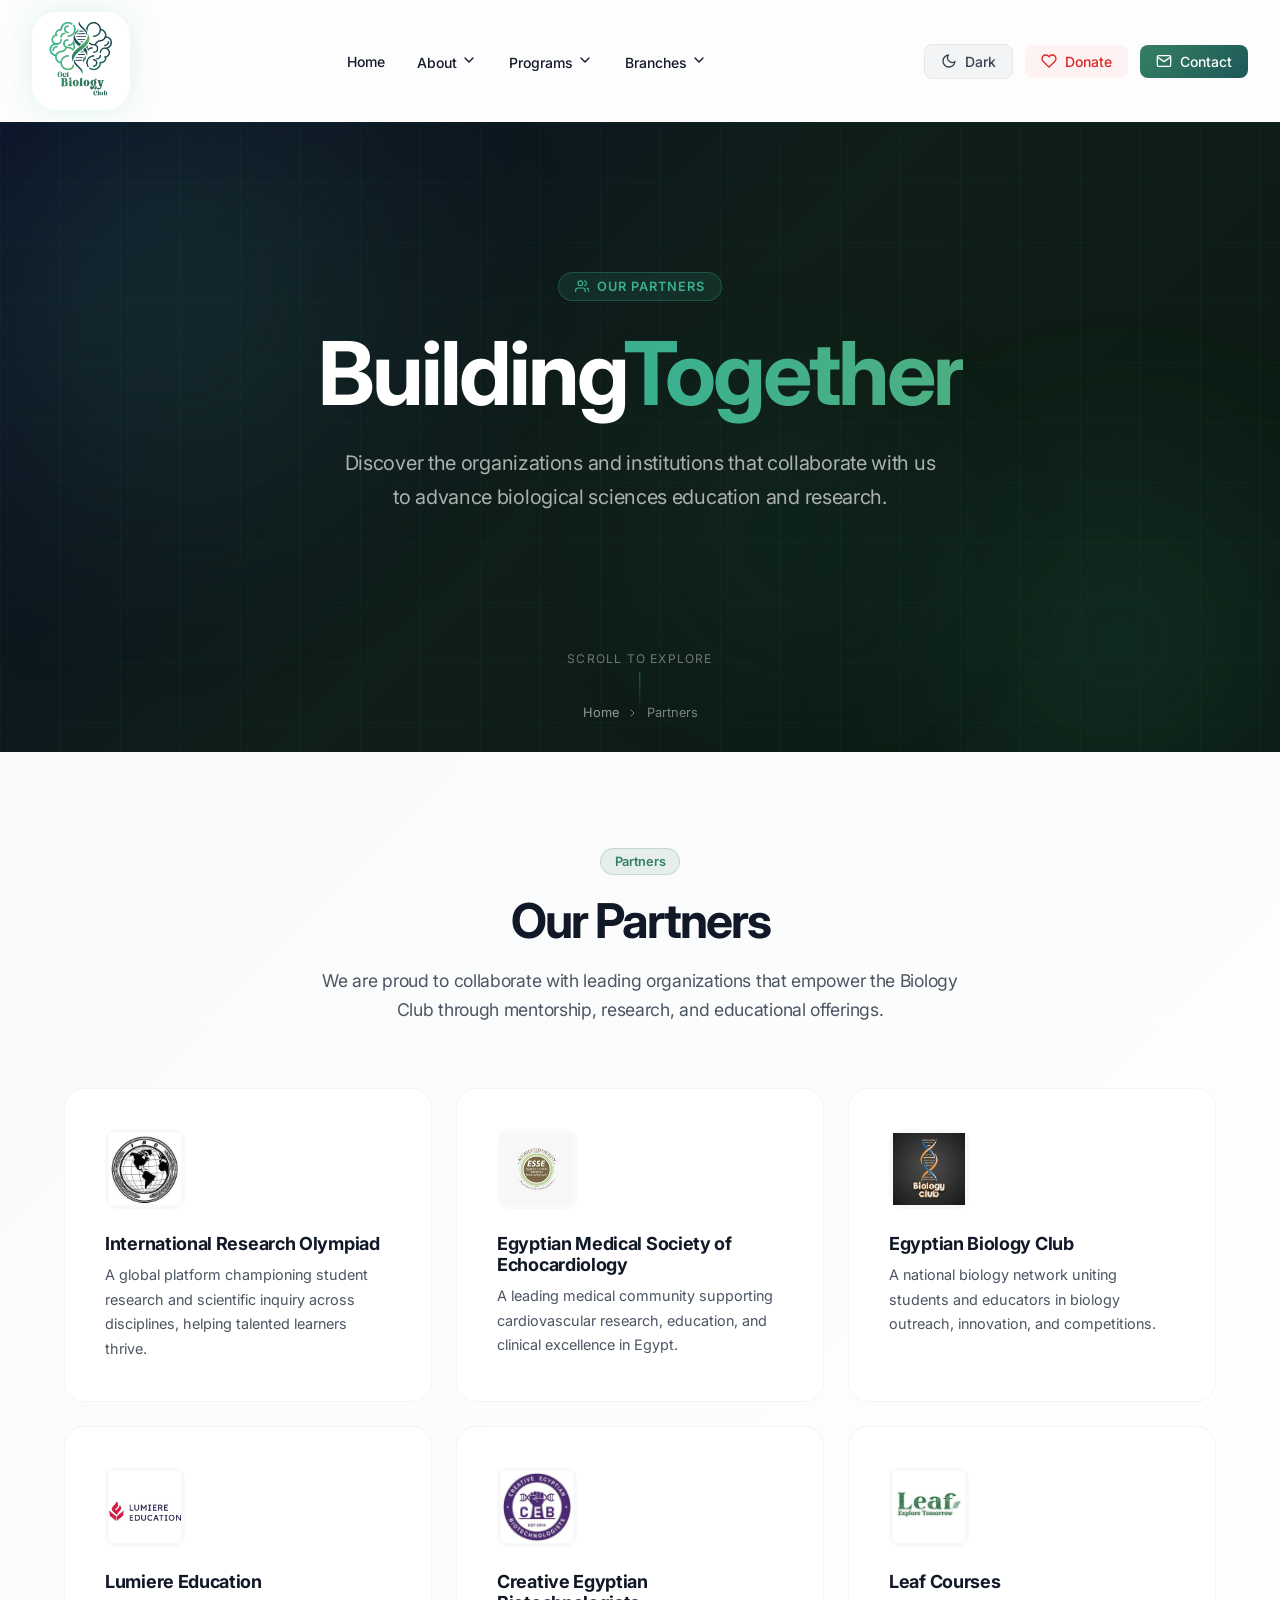
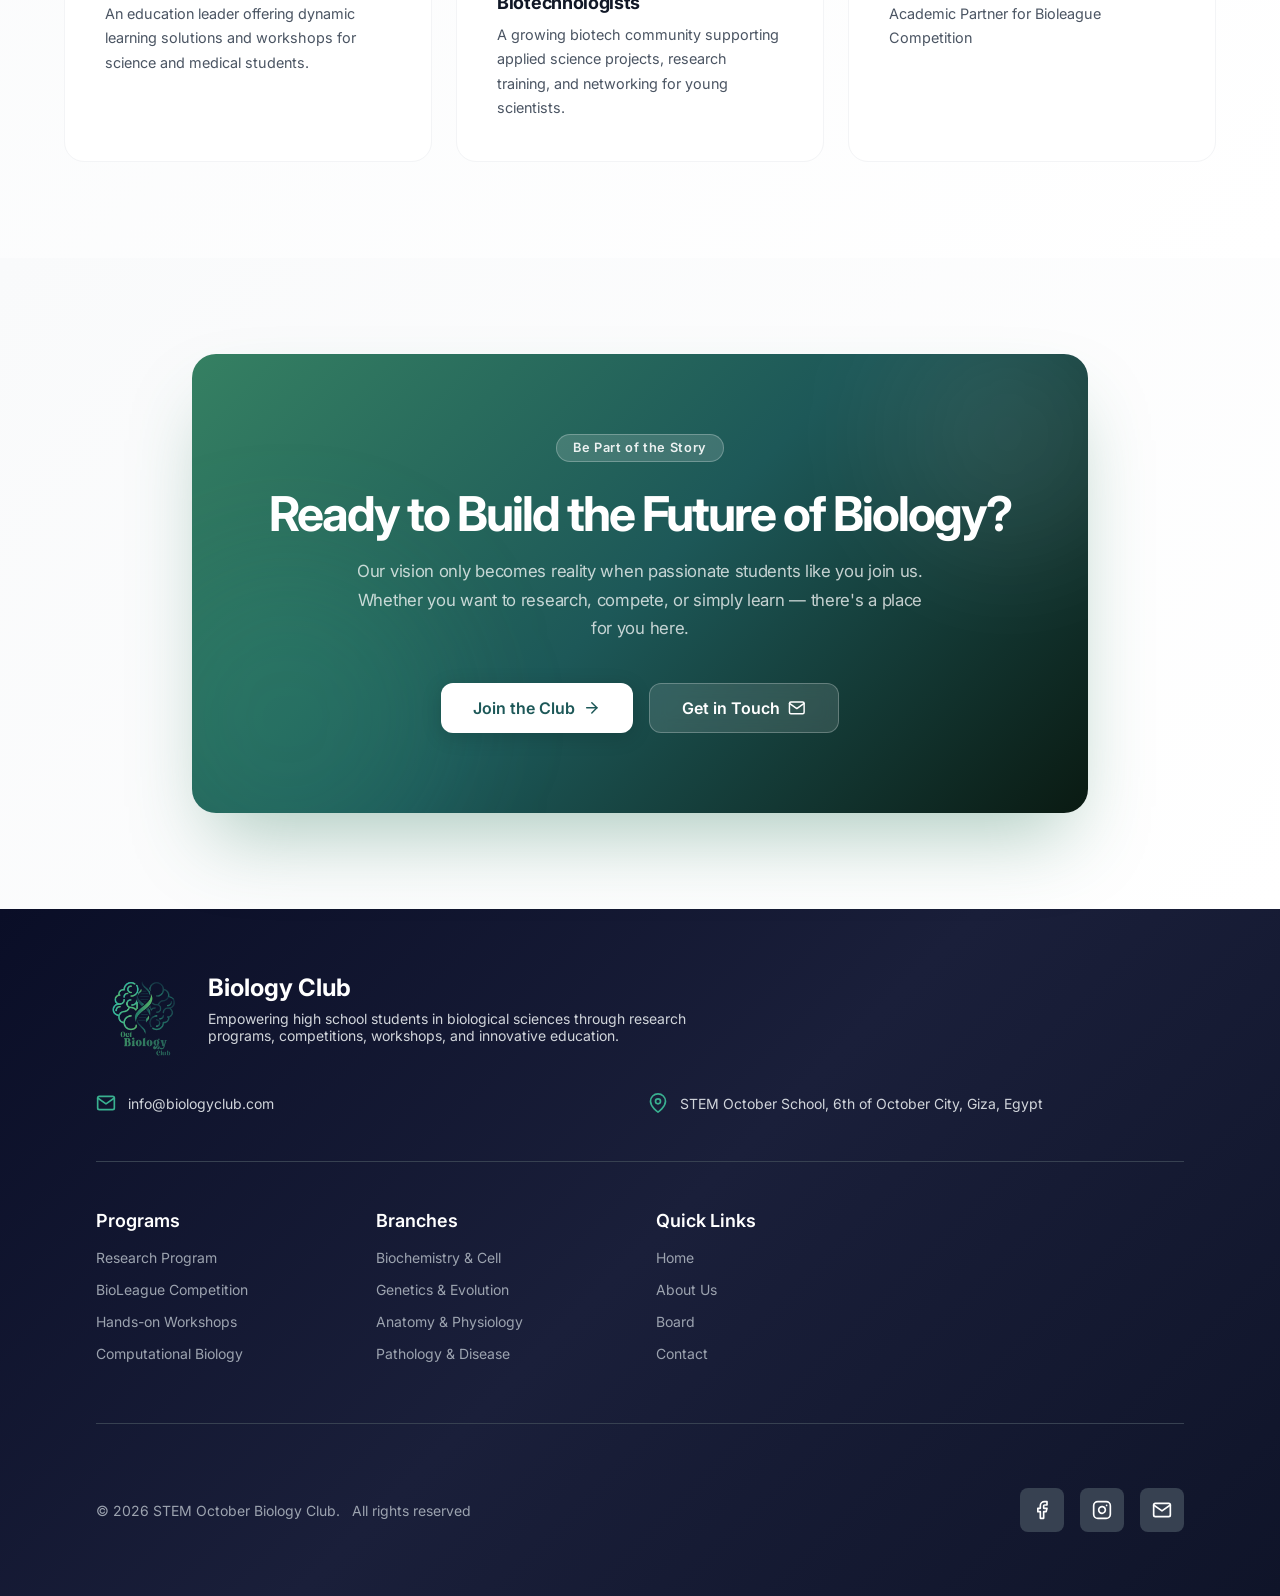
<file: partner.html>
<!DOCTYPE html>
<html lang="en">
<head>
  <meta charset="UTF-8" />
  <meta name="viewport" content="width=device-width, initial-scale=1.0" />
  <title>Our Partners – Biology Club | October STEM School</title>
  <meta name="description" content="Discover our valued partners who support the Biology Club of October STEM School in advancing biological sciences education." />
  <meta name="theme-color" content="#358062" />
  <link rel="icon" type="image/png" href="images/logo-png.png">

  <!-- Font: Inter -->
  <link rel="preconnect" href="https://fonts.googleapis.com" />
  <link rel="preconnect" href="https://fonts.gstatic.com" crossorigin />
  <link href="https://fonts.googleapis.com/css2?family=Inter:wght@400;500;600;700&display=swap" rel="stylesheet" />

  <link rel="stylesheet" href="style.css" />

  <style>
    /* ============================================================
       PARTNERS PAGE – SPECIFIC STYLES
       ============================================================ */

    /* ---- Hero ------------------------------------------------- */
    .partners-hero {
      position: relative;
      min-height: 70vh;
      display: flex;
      align-items: center;
      justify-content: center;
      overflow: hidden;
      background: linear-gradient(135deg, #0a0e27 0%, #0f1f18 50%, #0a1a12 100%);
    }

    /* Animated background mesh */
    .partners-hero__bg {
      position: absolute;
      inset: 0;
      overflow: hidden;
    }
    .partners-hero__orb {
      position: absolute;
      border-radius: 50%;
      filter: blur(80px);
      animation: orbFloat 8s ease-in-out infinite;
    }
    .partners-hero__orb--1 {
      width: 40rem; height: 40rem;
      background: radial-gradient(circle, rgba(53,128,98,0.25) 0%, transparent 70%);
      top: -10rem; left: -10rem;
      animation-delay: 0s;
    }
    .partners-hero__orb--2 {
      width: 30rem; height: 30rem;
      background: radial-gradient(circle, rgba(57,176,144,0.15) 0%, transparent 70%);
      bottom: -8rem; right: -5rem;
      animation-delay: 3s;
    }
    .partners-hero__orb--3 {
      width: 20rem; height: 20rem;
      background: radial-gradient(circle, rgba(29,88,88,0.2) 0%, transparent 70%);
      top: 40%; left: 50%;
      animation-delay: 5s;
    }
    @keyframes orbFloat {
      0%, 100% { transform: translateY(0) scale(1); }
      50%       { transform: translateY(-20px) scale(1.05); }
    }

    .partners-hero__grid {
      position: absolute;
      inset: 0;
      background-image:
        linear-gradient(rgba(57,176,144,0.04) 1px, transparent 1px),
        linear-gradient(90deg, rgba(57,176,144,0.04) 1px, transparent 1px);
      background-size: 60px 60px;
    }

    .partners-hero__content {
      position: relative;
      z-index: 10;
      text-align: center;
      max-width: 56rem;
      padding: 0 1.5rem;
      margin-top: -3rem;
    }

    .partners-hero__eyebrow {
      display: inline-flex;
      align-items: center;
      gap: 0.5rem;
      background: rgba(57,176,144,0.12);
      border: 1px solid rgba(57,176,144,0.3);
      color: #39B090;
      padding: 0.4rem 1rem;
      border-radius: 999px;
      font-size: 0.8rem;
      font-weight: 600;
      letter-spacing: 0.08em;
      text-transform: uppercase;
      margin-bottom: 1.5rem;
    }
    .partners-hero__eyebrow svg {
      width: 0.9rem; height: 0.9rem;
    }

    .partners-hero__title {
      font-size: 3.5rem;
      font-weight: 700;
      color: #fff;
      line-height: 1.1;
      letter-spacing: -3px;
      margin-bottom: 1.5rem;
    }
    @media (min-width: 640px)  { .partners-hero__title { font-size: 4.5rem; } }
    @media (min-width: 1024px) { .partners-hero__title { font-size: 5.5rem; } }

    .partners-hero__title span {
      background: linear-gradient(to right, #39B090, #4DAF82);
      -webkit-background-clip: text;
      -webkit-text-fill-color: transparent;
      background-clip: text;
    }

    .partners-hero__subtitle {
      font-size: 1.1rem;
      color: rgba(255,255,255,0.65);
      max-width: 38rem;
      margin: 0 auto 2.5rem;
      line-height: 1.7;
      letter-spacing: -0.3px;
    }
    @media (min-width: 640px) { .partners-hero__subtitle { font-size: 1.25rem; } }

    /* Scroll indicator */
    .partners-hero__scroll {
      position: absolute;
      bottom: 2.5rem;
      left: 50%;
      transform: translateX(-50%);
      display: flex;
      flex-direction: column;
      align-items: center;
      gap: 0.4rem;
      animation: bounce 2s infinite;
    }
    .partners-hero__scroll span {
      font-size: 0.75rem;
      color: rgba(255,255,255,0.4);
      text-transform: uppercase;
      letter-spacing: 0.1em;
    }
    .partners-hero__scroll-line {
      width: 1px;
      height: 2.5rem;
      background: linear-gradient(to bottom, rgba(57,176,144,0.6), transparent);
    }

    /* ---- Partners Section (like Core Values) ------------------- */
    .partners-section {
      padding: 6rem 1.5rem;
      background: linear-gradient(135deg, #f9fafb, #fff);
    }
    .partners-section__inner { max-width: 72rem; margin: 0 auto; }

    .section-header {
      text-align: center;
      margin-bottom: 4rem;
    }
    .section-badge {
      display: inline-block;
      background: rgba(53,128,98,0.1);
      color: #358062;
      padding: 0.3rem 0.85rem;
      border-radius: 999px;
      font-size: 0.8rem;
      font-weight: 600;
      letter-spacing: -0.3px;
      border: 1px solid rgba(53,128,98,0.2);
      margin-bottom: 1rem;
    }
    .section-title {
      font-size: 2.5rem;
      font-weight: 700;
      color: #111827;
      letter-spacing: -2px;
      margin-bottom: 1rem;
    }
    @media (min-width: 640px) { .section-title { font-size: 3rem; } }
    .section-subtitle {
      font-size: 1.1rem;
      color: #4b5563;
      max-width: 40rem;
      margin: 0 auto;
      line-height: 1.65;
      letter-spacing: -0.3px;
    }

    .partners-grid {
      display: grid;
      grid-template-columns: 1fr;
      gap: 1.5rem;
    }
    @media (min-width: 640px)  { .partners-grid { grid-template-columns: 1fr 1fr; } }
    @media (min-width: 1024px) { .partners-grid { grid-template-columns: repeat(3, 1fr); } }

    .partner-card {
      position: relative;
      background: #fff;
      border: 1px solid #f3f4f6;
      border-radius: 1.25rem;
      padding: 2.5rem;
      overflow: hidden;
      transition: border-color 0.3s, box-shadow 0.3s, transform 0.3s;
      cursor: default;
    }
    .partner-card:hover {
      border-color: #358062;
      box-shadow: 0 20px 40px -8px rgba(53,128,98,0.15);
      transform: translateY(-4px);
    }
    .partner-card__accent {
      position: absolute;
      top: 0; left: 0;
      width: 100%; height: 3px;
      border-radius: 1.25rem 1.25rem 0 0;
      opacity: 0;
      transition: opacity 0.3s;
    }
    .partner-card:hover .partner-card__accent { opacity: 1; }

    .partner-card__icon {
      display: inline-flex;
      align-items: center;
      justify-content: center;
      width: 5rem;
      height: 5rem;
      border-radius: 0.75rem;
      margin-bottom: 1.5rem;
      transition: transform 0.3s;
      background: #f8f9fa;
      overflow: hidden;
    }
    .partner-card:hover .partner-card__icon { transform: scale(1.1) rotate(5deg); }
    .partner-card__icon img {
      width: 100%;
      height: 100%;
      object-fit: contain;
      padding: 0.25rem;
    }

    .partner-card h3 {
      font-size: 1.125rem;
      font-weight: 700;
      color: #111827;
      margin-bottom: 0.6rem;
      letter-spacing: -0.3px;
    }
    .partner-card p {
      font-size: 0.9rem;
      color: #4b5563;
      line-height: 1.7;
    }

    /* Vision quote style (unused for partners page) */
    @media (min-width: 640px) { .vision-statement__quote p { font-size: 1.875rem; } }
    .vision-statement__quote-line {
      display: block;
      width: 3rem;
      height: 3px;
      background: linear-gradient(to right, #358062, #39B090);
      margin: 2rem auto 0;
      border-radius: 2px;
    }

    /* Two-column mission / vision */
    .vision-mv-grid {
      display: grid;
      grid-template-columns: 1fr;
      gap: 2rem;
      margin-bottom: 5rem;
    }
    @media (min-width: 768px) { .vision-mv-grid { grid-template-columns: 1fr 1fr; } }
    
    .vision-mv-card--mission .vision-mv-card__deco {
      width: 12rem; height: 12rem;
      background: rgba(57,176,144,0.1);
      filter: blur(40px);
      top: -3rem; right: -3rem;
    }
    .vision-mv-card--vision .vision-mv-card__deco {
      width: 14rem; height: 14rem;
      background: rgba(255,255,255,0.08);
      filter: blur(50px);
      bottom: -4rem; left: -4rem;
    }

    .vision-mv-card__icon {
      display: inline-flex;
      align-items: center;
      justify-content: center;
      width: 3rem;
      height: 3rem;
      border-radius: 0.75rem;
      margin-bottom: 1.5rem;
    }
    .vision-mv-card--mission .vision-mv-card__icon {
      background: rgba(57,176,144,0.2);
      color: #39B090;
    }
    .vision-mv-card--vision .vision-mv-card__icon {
      background: rgba(255,255,255,0.2);
      color: #fff;
    }
    .vision-mv-card__icon svg { width: 1.4rem; height: 1.4rem; }

    .vision-mv-card__label {
      font-size: 0.7rem;
      font-weight: 700;
      letter-spacing: 0.12em;
      text-transform: uppercase;
      opacity: 0.6;
      margin-bottom: 0.5rem;
    }
    .vision-mv-card__title {
      font-size: 1.75rem;
      font-weight: 700;
      margin-bottom: 1rem;
      letter-spacing: -1px;
    }
    .vision-mv-card__body {
      font-size: 1rem;
      line-height: 1.75;
      opacity: 0.85;
    }

    /* ---- Core Values ------------------------------------------ */
    .vision-values {
      padding: 6rem 1.5rem;
      background: linear-gradient(135deg, #f9fafb, #fff);
    }
    .vision-values__inner { max-width: 72rem; margin: 0 auto; }

    .section-header {
      text-align: center;
      margin-bottom: 4rem;
    }
    .section-badge {
      display: inline-block;
      background: rgba(53,128,98,0.1);
      color: #358062;
      padding: 0.3rem 0.85rem;
      border-radius: 999px;
      font-size: 0.8rem;
      font-weight: 600;
      letter-spacing: -0.3px;
      border: 1px solid rgba(53,128,98,0.2);
      margin-bottom: 1rem;
    }
    .section-title {
      font-size: 2.5rem;
      font-weight: 700;
      color: #111827;
      letter-spacing: -2px;
      margin-bottom: 1rem;
    }
    @media (min-width: 640px) { .section-title { font-size: 3rem; } }
    .section-subtitle {
      font-size: 1.1rem;
      color: #4b5563;
      max-width: 40rem;
      margin: 0 auto;
      line-height: 1.65;
      letter-spacing: -0.3px;
    }

    .values-grid {
      display: grid;
      grid-template-columns: 1fr;
      gap: 1.5rem;
    }
    @media (min-width: 640px)  { .values-grid { grid-template-columns: 1fr 1fr; } }
    @media (min-width: 1024px) { .values-grid { grid-template-columns: repeat(3, 1fr); } }

    .value-card {
      position: relative;
      background: #fff;
      border: 1px solid #f3f4f6;
      border-radius: 1.25rem;
      padding: 2rem;
      overflow: hidden;
      transition: border-color 0.3s, box-shadow 0.3s, transform 0.3s;
      cursor: default;
    }
    .value-card:hover {
      border-color: #358062;
      box-shadow: 0 20px 40px -8px rgba(53,128,98,0.15);
      transform: translateY(-4px);
    }
    .value-card__accent {
      position: absolute;
      top: 0; left: 0;
      width: 100%; height: 3px;
      border-radius: 1.25rem 1.25rem 0 0;
      opacity: 0;
      transition: opacity 0.3s;
    }
    .value-card:hover .value-card__accent { opacity: 1; }

    .value-card__icon {
      display: inline-flex;
      align-items: center;
      justify-content: center;
      width: 3rem;
      height: 3rem;
      border-radius: 0.75rem;
      margin-bottom: 1.25rem;
      transition: transform 0.3s;
    }
    .value-card:hover .value-card__icon { transform: scale(1.1) rotate(5deg); }
    .value-card__icon svg { width: 1.4rem; height: 1.4rem; }

    .value-card h3 {
      font-size: 1.125rem;
      font-weight: 700;
      color: #111827;
      margin-bottom: 0.6rem;
      letter-spacing: -0.3px;
    }
    .value-card p {
      font-size: 0.9rem;
      color: #4b5563;
      line-height: 1.7;
    }

    /* ---- Goals / Roadmap -------------------------------------- */
    .vision-goals {
      padding: 6rem 1.5rem;
      background: #fff;
    }
    .vision-goals__inner { max-width: 72rem; margin: 0 auto; }

    .goals-grid {
      display: grid;
      grid-template-columns: 1fr;
      gap: 3rem;
      align-items: start;
    }
    @media (min-width: 1024px) { .goals-grid { grid-template-columns: 1fr 1fr; gap: 5rem; } }

    .goals-text h2 {
      font-size: 2.5rem;
      font-weight: 700;
      color: #111827;
      letter-spacing: -2px;
      margin-bottom: 1rem;
    }
    @media (min-width: 640px) { .goals-text h2 { font-size: 3rem; } }
    .goals-text p {
      font-size: 1.05rem;
      color: #4b5563;
      line-height: 1.75;
      margin-bottom: 2rem;
    }

    /* Timeline */
    .goals-timeline {
      display: flex;
      flex-direction: column;
      gap: 0;
    }
    .goal-item {
      display: flex;
      gap: 1.5rem;
      position: relative;
    }
    .goal-item:not(:last-child)::after {
      content: '';
      position: absolute;
      left: 1.375rem;
      top: 3rem;
      bottom: -1rem;
      width: 2px;
      background: linear-gradient(to bottom, #39B090, #f3f4f6);
    }

    .goal-item__number {
      flex-shrink: 0;
      width: 2.75rem;
      height: 2.75rem;
      border-radius: 50%;
      background: linear-gradient(135deg, #358062, #1D5858);
      color: #fff;
      display: flex;
      align-items: center;
      justify-content: center;
      font-size: 0.875rem;
      font-weight: 700;
      position: relative;
      z-index: 1;
      flex-shrink: 0;
      transition: transform 0.3s, box-shadow 0.3s;
    }
    .goal-item:hover .goal-item__number {
      transform: scale(1.1);
      box-shadow: 0 8px 20px rgba(53,128,98,0.35);
    }

    .goal-item__content {
      padding-bottom: 2.5rem;
      flex: 1;
    }
    .goal-item__tag {
      display: inline-block;
      font-size: 0.7rem;
      font-weight: 700;
      letter-spacing: 0.1em;
      text-transform: uppercase;
      color: #39B090;
      margin-bottom: 0.4rem;
    }
    .goal-item__content h4 {
      font-size: 1.1rem;
      font-weight: 700;
      color: #111827;
      margin-bottom: 0.4rem;
      letter-spacing: -0.3px;
    }
    .goal-item__content p {
      font-size: 0.9rem;
      color: #4b5563;
      line-height: 1.65;
    }

    /* Visual side – glowing card */
    .goals-visual {
      position: relative;
    }
    .goals-visual__card {
      position: relative;
      border-radius: 1.5rem;
      overflow: hidden;
      background: linear-gradient(135deg, #0a0e27, #0f1f18);
      padding: 2.5rem;
      box-shadow: 0 40px 80px -20px rgba(0,0,0,0.4);
    }
    .goals-visual__deco {
      position: absolute;
      border-radius: 50%;
      filter: blur(60px);
      pointer-events: none;
    }
    .goals-visual__deco--1 {
      width: 16rem; height: 16rem;
      background: rgba(57,176,144,0.15);
      top: -4rem; right: -4rem;
    }
    .goals-visual__deco--2 {
      width: 12rem; height: 12rem;
      background: rgba(53,128,98,0.1);
      bottom: -3rem; left: -3rem;
    }

    .goals-visual__content { position: relative; z-index: 1; }
    .goals-visual__label {
      font-size: 0.7rem;
      font-weight: 700;
      letter-spacing: 0.12em;
      text-transform: uppercase;
      color: #39B090;
      margin-bottom: 1rem;
    }
    .goals-visual__title {
      font-size: 1.75rem;
      font-weight: 700;
      color: #fff;
      letter-spacing: -1px;
      margin-bottom: 0.75rem;
    }
    .goals-visual__desc {
      font-size: 0.9rem;
      color: rgba(255,255,255,0.6);
      line-height: 1.7;
      margin-bottom: 2rem;
    }

    .goals-visual__stats {
      display: grid;
      grid-template-columns: 1fr 1fr;
      gap: 1rem;
      margin-bottom: 2rem;
    }
    .goals-visual__stat {
      background: rgba(255,255,255,0.06);
      border: 1px solid rgba(255,255,255,0.08);
      border-radius: 0.75rem;
      padding: 1rem;
    }
    .goals-visual__stat-val {
      font-size: 2rem;
      font-weight: 700;
      background: linear-gradient(to right, #39B090, #4DAF82);
      -webkit-background-clip: text;
      -webkit-text-fill-color: transparent;
      background-clip: text;
      letter-spacing: -1px;
    }
    .goals-visual__stat-label {
      font-size: 0.8rem;
      color: rgba(255,255,255,0.5);
      margin-top: 0.2rem;
    }

    .goals-visual__pills {
      display: flex;
      flex-wrap: wrap;
      gap: 0.5rem;
    }
    .goals-visual__pill {
      padding: 0.35rem 0.85rem;
      border-radius: 999px;
      background: rgba(57,176,144,0.15);
      border: 1px solid rgba(57,176,144,0.25);
      color: #39B090;
      font-size: 0.8rem;
      font-weight: 500;
    }

    /* ---- Promise / CTA banner --------------------------------- */
    .vision-cta {
      padding: 6rem 1.5rem;
      background: linear-gradient(135deg, #f9fafb, #fff);
    }
    .vision-cta__inner {
      max-width: 56rem;
      margin: 0 auto;
    }
    .vision-cta__card {
      position: relative;
      border-radius: 1.5rem;
      overflow: hidden;
      background: linear-gradient(135deg, #358062 0%, #1D5858 50%, #0a1a12 100%);
      padding: 4rem 3rem;
      text-align: center;
      box-shadow: 0 40px 80px -20px rgba(53,128,98,0.4);
    }
    @media (min-width: 640px) { .vision-cta__card { padding: 5rem 4rem; } }

    .vision-cta__deco {
      position: absolute;
      border-radius: 50%;
      pointer-events: none;
      filter: blur(60px);
    }
    .vision-cta__deco--tr {
      top: -3rem; right: -3rem;
      width: 16rem; height: 16rem;
      background: rgba(255,255,255,0.08);
    }
    .vision-cta__deco--bl {
      bottom: -4rem; left: -4rem;
      width: 20rem; height: 20rem;
      background: rgba(57,176,144,0.15);
    }

    .vision-cta__content { position: relative; z-index: 1; }
    .vision-cta__eyebrow {
      display: inline-block;
      background: rgba(255,255,255,0.15);
      border: 1px solid rgba(255,255,255,0.25);
      color: rgba(255,255,255,0.9);
      padding: 0.35rem 1rem;
      border-radius: 999px;
      font-size: 0.8rem;
      font-weight: 600;
      letter-spacing: 0.05em;
      margin-bottom: 1.5rem;
    }
    .vision-cta__title {
      font-size: 2.25rem;
      font-weight: 700;
      color: #fff;
      letter-spacing: -2px;
      margin-bottom: 1rem;
      line-height: 1.15;
    }
    @media (min-width: 640px) { .vision-cta__title { font-size: 3rem; } }
    .vision-cta__body {
      font-size: 1.05rem;
      color: rgba(255,255,255,0.75);
      max-width: 36rem;
      margin: 0 auto 2.5rem;
      line-height: 1.7;
      letter-spacing: -0.3px;
    }

    .vision-cta__buttons {
      display: flex;
      gap: 1rem;
      justify-content: center;
      flex-wrap: wrap;
    }
    .vision-cta__btn {
      display: inline-flex;
      align-items: center;
      gap: 0.5rem;
      padding: 0.9rem 2rem;
      border-radius: 0.75rem;
      font-size: 1rem;
      font-weight: 600;
      transition: transform 0.3s, box-shadow 0.3s;
      cursor: pointer;
      border: none;
      font-family: inherit;
    }
    .vision-cta__btn:hover { transform: translateY(-2px); }
    .vision-cta__btn--primary {
      background: #fff;
      color: #1D5858;
      box-shadow: 0 4px 20px rgba(0,0,0,0.15);
    }
    .vision-cta__btn--primary:hover {
      box-shadow: 0 10px 30px rgba(0,0,0,0.2);
    }
    .vision-cta__btn--secondary {
      background: rgba(255,255,255,0.12);
      color: #fff;
      border: 1px solid rgba(255,255,255,0.25);
      backdrop-filter: blur(8px);
    }
    .vision-cta__btn--secondary:hover {
      background: rgba(255,255,255,0.18);
    }
    .vision-cta__btn svg { width: 1.1rem; height: 1.1rem; }

    /* ---- Dark mode overrides ---------------------------------- */
    body.dark-mode .vision-statement {
      background: var(--bg, #0f1117);
    }
    body.dark-mode .vision-statement::before {
      background: linear-gradient(to bottom, #050810, transparent);
    }
    body.dark-mode .vision-statement__quote p { color: var(--text, #f1f5f9); }
    body.dark-mode .vision-values { background: linear-gradient(135deg, var(--bg-soft, #161b27), var(--bg, #0f1117)); }
    body.dark-mode .section-title  { color: var(--text, #f1f5f9); }
    body.dark-mode .section-subtitle { color: var(--text-muted, #94a3b8); }
    body.dark-mode .value-card {
      background: var(--bg-card, #1a2035);
      border-color: var(--border-soft, #1e2a3a);
    }
    body.dark-mode .value-card h3 { color: var(--text, #f1f5f9); }
    body.dark-mode .value-card p  { color: var(--text-muted, #94a3b8); }
    body.dark-mode .vision-goals { background: var(--bg, #0f1117); }
    body.dark-mode .goals-text h2 { color: var(--text, #f1f5f9); }
    body.dark-mode .goals-text p  { color: var(--text-muted, #94a3b8); }
    body.dark-mode .goal-item__content h4 { color: var(--text, #f1f5f9); }
    body.dark-mode .goal-item__content p  { color: var(--text-muted, #94a3b8); }
    body.dark-mode .goal-item:not(:last-child)::after {
      background: linear-gradient(to bottom, #39B090, #1e2a3a);
    }
    body.dark-mode .vision-cta { background: linear-gradient(135deg, var(--bg-soft, #161b27), var(--bg, #0f1117)); }

    /* Dark mode overrides for Partners section */
    body.dark-mode .partners-section { background: linear-gradient(135deg, var(--bg-soft, #161b27), var(--bg, #0f1117)); }
    body.dark-mode .section-title  { color: var(--text, #f1f5f9); }
    body.dark-mode .section-subtitle { color: var(--text-muted, #94a3b8); }
    body.dark-mode .partner-card {
      background: var(--bg-card, #1a2035);
      border-color: var(--border-soft, #1e2a3a);
    }
    body.dark-mode .partner-card h3 { color: var(--text, #f1f5f9); }
    body.dark-mode .partner-card p  { color: var(--text-muted, #94a3b8); }

    /* Breadcrumb */
    .breadcrumb {
      position: absolute;
      bottom: 2rem;
      left: 50%;
      transform: translateX(-50%);
      display: flex;
      align-items: center;
      gap: 0.5rem;
      font-size: 0.8rem;
      color: rgba(255,255,255,0.45);
      white-space: nowrap;
    }
    .breadcrumb a { color: rgba(255,255,255,0.55); transition: color 0.2s; }
    .breadcrumb a:hover { color: #39B090; }
    .breadcrumb svg { width: 0.75rem; height: 0.75rem; }

    /* Stagger animation helpers */
    .reveal { opacity: 0; transform: translateY(20px); transition: opacity 0.7s ease, transform 0.7s ease; }
    .reveal.visible { opacity: 1; transform: translateY(0); }

    /* Partners hero entrance */
    .partners-hero__eyebrow { animation: fadeUp 0.8s ease 0.1s both; }
    .partners-hero__title   { animation: fadeUp 0.8s ease 0.25s both; }
    .partners-hero__subtitle{ animation: fadeUp 0.8s ease 0.45s both; }
    @keyframes fadeUp {
      from { opacity: 0; transform: translateY(20px); }
      to   { opacity: 1; transform: translateY(0); }
    }
    @keyframes bounce {
      0%,20%,50%,80%,100% { transform: translateX(-50%) translateY(0); }
      40% { transform: translateX(-50%) translateY(-8px); }
      60% { transform: translateX(-50%) translateY(-4px); }
    }
  </style>
</head>
<body>
<!-- ============================================================
     NAVBAR
     ============================================================ -->
<nav id="navbar" class="navbar">
  <div class="navbar__inner">
    <div class="navbar__top-row">

      <!-- Logo -->
      <div class="logoDiv">
        <a href="index.html" class="navbar__logo" id="navLogo">
          <img src="images/logo-png.png" alt="Biology Club Logo" class="navbar__logo-img" id="logoImg" />
        </a>
      </div>

           <!-- Desktop Menu -->

      <ul class="navbar__menu" id="desktopMenu">

        <li><a href="index.html">Home</a></li>



        <!-- About Dropdown -->

        <li class="navbar__dropdown">

          <a href="index.html#about" class="navbar__dropdown-toggle">

            About

            <svg class="navbar__dropdown-icon" viewBox="0 0 24 24" fill="none" stroke="currentColor" stroke-width="2" stroke-linecap="round" stroke-linejoin="round">

              <polyline points="6 9 12 15 18 9"></polyline>

            </svg>

          </a>

          <ul class="navbar__dropdown-menu">

            <li><a href="vision.html">About us</a></li>

            <li><a href="partner.html">Partners</a></li>

          </ul>

        </li>



        <!-- Programs Dropdown -->

        <li class="navbar__dropdown">

          <a href="#programs" class="navbar__dropdown-toggle">

            Programs

            <svg class="navbar__dropdown-icon" viewBox="0 0 24 24" fill="none" stroke="currentColor" stroke-width="2" stroke-linecap="round" stroke-linejoin="round">

              <polyline points="6 9 12 15 18 9"></polyline>

            </svg>

          </a>

          <ul class="navbar__dropdown-menu">

            <li><a href="https://bioleague.vercel.app/">BioLeague</a></li>

            <li><a href="magazine.html">Magazine</a></li>

          </ul>

        </li>



        <!-- Branches Dropdown -->

        <li class="navbar__dropdown">

          <a href="#branches" class="navbar__dropdown-toggle">

            Branches

            <svg class="navbar__dropdown-icon" viewBox="0 0 24 24" fill="none" stroke="currentColor" stroke-width="2" stroke-linecap="round" stroke-linejoin="round">

              <polyline points="6 9 12 15 18 9"></polyline>

            </svg>

          </a>

          <ul class="navbar__dropdown-menu">

            <li><a href="#anatomy-physiology">Anatomy & Physiology</a></li>

            <li><a href="#genetics-evolution">Genetics & Evolution</a></li>

            <li><a href="#biochemistry-cell">Biochemistry & Cell Biology</a></li>

            <li><a href="#ecology-ethology">Ecology & Ethology</a></li>

          </ul>

        </li>

      </ul>


      <!-- Desktop Action Buttons -->
      <div class="navbar__actions">
        <!-- Theme Toggle Button (Desktop) -->
        <button id="themeToggle" class="navbar__btn navbar__btn--theme" aria-label="Toggle dark mode">
          <svg id="themeIcon" class="navbar__btn-icon" viewBox="0 0 24 24" fill="none" stroke="currentColor" stroke-width="2" stroke-linecap="round" stroke-linejoin="round">
            <path d="M21 12.79A9 9 0 1 1 11.21 3 7 7 0 0 0 21 12.79z"/>
          </svg>
          <span id="themeLabel">Dark</span>
        </button>
        <button class="navbar__btn navbar__btn--donate">
          <svg class="navbar__btn-icon navbar__btn-icon--heart" viewBox="0 0 24 24" fill="none" stroke="currentColor" stroke-width="2" stroke-linecap="round" stroke-linejoin="round"><path d="M20.84 4.61a5.5 5.5 0 0 0-7.78 0L12 5.67l-1.06-1.06a5.5 5.5 0 0 0-7.78 7.78l1.06 1.06L12 21.23l7.78-7.78 1.06-1.06a5.5 5.5 0 0 0 0-7.78z"/></svg>
          <span>Donate</span>
        </button>
        <a href="contact.html" class="navbar__btn navbar__btn--contact">
          <svg class="navbar__btn-icon" viewBox="0 0 24 24" fill="none" stroke="currentColor" stroke-width="2" stroke-linecap="round" stroke-linejoin="round"><path d="M4 4h16c1.1 0 2 .9 2 2v12c0 1.1-.9 2-2 2H4c-1.1 0-2-.9-2-2V6c0-1.1.9-2 2-2z"/><polyline points="22,6 12,13 2,6"/></svg>
          <span>Contact</span>
        </a>
      </div>

      <!-- Mobile Hamburger -->
      <button class="navbar__hamburger" id="hamburger" aria-label="Toggle menu">
        <svg class="navbar__hamburger-icon navbar__hamburger-icon--menu" viewBox="0 0 24 24" fill="none" stroke="currentColor" stroke-width="2" stroke-linecap="round" stroke-linejoin="round"><line x1="3" y1="12" x2="21" y2="12"/><line x1="3" y1="6" x2="21" y2="6"/><line x1="3" y1="18" x2="21" y2="18"/></svg>
        <svg class="navbar__hamburger-icon navbar__hamburger-icon--close" viewBox="0 0 24 24" fill="none" stroke="currentColor" stroke-width="2" stroke-linecap="round" stroke-linejoin="round"><line x1="18" y1="6" x2="6" y2="18"/><line x1="6" y1="6" x2="18" y2="18"/></svg>
      </button>
    </div>

    <!-- Mobile Menu -->
    <div class="navbar__mobile-menu" id="mobileMenu">
      <a href="index.html" class="navbar__mobile-link">Home</a>

      <!-- Mobile About Dropdown -->
      <div class="navbar__mobile-dropdown">
        <button class="navbar__mobile-dropdown-toggle">
          About
          <svg class="navbar__mobile-dropdown-icon" viewBox="0 0 24 24" fill="none" stroke="currentColor" stroke-width="2" stroke-linecap="round" stroke-linejoin="round">
            <polyline points="6 9 12 15 18 9"></polyline>
          </svg>
        </button>
        <div class="navbar__mobile-dropdown-menu">
          <a href="vision.html" class="navbar__mobile-link navbar__mobile-link--sub">Our Vision</a>
          <a href="partner.html" class="navbar__mobile-link navbar__mobile-link--sub">Partners</a>
        </div>
      </div>

      <!-- Mobile Programs Dropdown -->
      <div class="navbar__mobile-dropdown">
        <button class="navbar__mobile-dropdown-toggle">
          Programs
          <svg class="navbar__mobile-dropdown-icon" viewBox="0 0 24 24" fill="none" stroke="currentColor" stroke-width="2" stroke-linecap="round" stroke-linejoin="round">
            <polyline points="6 9 12 15 18 9"></polyline>
          </svg>
        </button>
        <div class="navbar__mobile-dropdown-menu">
          <a href="https://bioleague.vercel.app/" class="navbar__mobile-link navbar__mobile-link--sub">BioLeague</a>
          <a href="magazine.html" class="navbar__mobile-link navbar__mobile-link--sub">Magazine</a>
        </div>
      </div>

      <!-- Mobile Branches Dropdown -->
      <div class="navbar__mobile-dropdown">
        <button class="navbar__mobile-dropdown-toggle">
          Branches
          <svg class="navbar__mobile-dropdown-icon" viewBox="0 0 24 24" fill="none" stroke="currentColor" stroke-width="2" stroke-linecap="round" stroke-linejoin="round">
            <polyline points="6 9 12 15 18 9"></polyline>
          </svg>
        </button>
        <div class="navbar__mobile-dropdown-menu">
          <a href="#anatomy-physiology" class="navbar__mobile-link navbar__mobile-link--sub">Anatomy & Physiology</a>
          <a href="#genetics-evolution" class="navbar__mobile-link navbar__mobile-link--sub">Genetics & Evolution</a>
          <a href="#biochemistry-cell" class="navbar__mobile-link navbar__mobile-link--sub">Biochemistry & Cell Biology</a>
          <a href="#ecology-ethology" class="navbar__mobile-link navbar__mobile-link--sub">Ecology & Ethology</a>
        </div>
      </div>

      <div class="navbar__mobile-actions">
        <!-- Theme Toggle Button (Mobile) -->
        <button id="themeToggleMobile" class="navbar__btn navbar__btn--theme navbar__btn--full" aria-label="Toggle dark mode">
          <svg id="themeIconMobile" class="navbar__btn-icon" viewBox="0 0 24 24" fill="none" stroke="currentColor" stroke-width="2" stroke-linecap="round" stroke-linejoin="round">
            <path d="M21 12.79A9 9 0 1 1 11.21 3 7 7 0 0 0 21 12.79z"/>
          </svg>
          <span id="themeLabelMobile">Switch to Dark Mode</span>
        </button>
        <button class="navbar__btn navbar__btn--donate navbar__btn--full">
          <svg class="navbar__btn-icon navbar__btn-icon--heart" viewBox="0 0 24 24" fill="none" stroke="currentColor" stroke-width="2" stroke-linecap="round" stroke-linejoin="round"><path d="M20.84 4.61a5.5 5.5 0 0 0-7.78 0L12 5.67l-1.06-1.06a5.5 5.5 0 0 0-7.78 7.78l1.06 1.06L12 21.23l7.78-7.78 1.06-1.06a5.5 5.5 0 0 0 0-7.78z"/></svg>
          Donate
        </button>
        <a href="contact.html" class="navbar__btn navbar__btn--contact navbar__btn--full">
          <svg class="navbar__btn-icon" viewBox="0 0 24 24" fill="none" stroke="currentColor" stroke-width="2" stroke-linecap="round" stroke-linejoin="round"><path d="M4 4h16c1.1 0 2 .9 2 2v12c0 1.1-.9 2-2 2H4c-1.1 0-2-.9-2-2V6c0-1.1.9-2 2-2z"/><polyline points="22,6 12,13 2,6"/></svg>
          Contact
        </a>
      </div>
    </div>
  </div>
</nav>
<!-- ============================================================
     HERO
     ============================================================ -->
<section class="partners-hero">
  <div class="partners-hero__bg">
    <div class="partners-hero__orb partners-hero__orb--1"></div>
    <div class="partners-hero__orb partners-hero__orb--2"></div>
    <div class="partners-hero__orb partners-hero__orb--3"></div>
  </div>
  <div class="partners-hero__grid"></div>

  <div class="partners-hero__content">
    <div class="partners-hero__eyebrow">
      <svg viewBox="0 0 24 24" fill="none" stroke="currentColor" stroke-width="2" stroke-linecap="round" stroke-linejoin="round"><path d="M17 21v-2a4 4 0 0 0-4-4H5a4 4 0 0 0-4 4v2"/><circle cx="9" cy="7" r="4"/><path d="M23 21v-2a4 4 0 0 0-3-3.87"/><path d="M16 3.13a4 4 0 0 1 0 7.75"/></svg>
      Our Partners
    </div>
    <h1 class="partners-hero__title">
      Building<span>Together</span>
    </h1>
    <p class="partners-hero__subtitle">
      Discover the organizations and institutions that collaborate with us to advance biological sciences education and research.
    </p>
  </div>

  <!-- Scroll indicator -->
  <div class="partners-hero__scroll">
    <span>Scroll to explore</span>
    <div class="partners-hero__scroll-line"></div>
  </div>

  <!-- Breadcrumb -->
  <div class="breadcrumb">
    <a href="index.html">Home</a>
    <svg viewBox="0 0 24 24" fill="none" stroke="currentColor" stroke-width="2" stroke-linecap="round" stroke-linejoin="round"><polyline points="9 18 15 12 9 6"/></svg>
    <span>Partners</span>
  </div>



</section>




<!-- ============================================================
     PARTNERS SECTION
     ============================================================ -->
<section class="partners-section" id="partners">
  <div class="partners-section__inner">
    <div class="section-header">
      <div class="section-badge">Partners</div>
      <h2 class="section-title">Our Partners</h2>
      <p class="section-subtitle">We are proud to collaborate with leading organizations that empower the Biology Club through mentorship, research, and educational offerings.</p>
    </div>

    <div class="partners-grid">
      <article class="partner-card">
        <div class="partner-card__accent" style="background: linear-gradient(to right, #358062, #39B090);"></div>
        <div class="partner-card__icon">
          <img src="images/iro.jpg" alt="International Research Olympiad logo" style="width: 100%; height: 100%; object-fit: contain;">
        </div>
        <h3>International Research Olympiad</h3>
        <p>A global platform championing student research and scientific inquiry across disciplines, helping talented learners thrive.</p>
      </article>

      <article class="partner-card">
        <div class="partner-card__accent" style="background: linear-gradient(to right, #358062, #39B090);"></div>
        <div class="partner-card__icon">
          <img src="images/emse.jpg" alt="Egyptian Medical Society of Echocardiology logo" style="width: 100%; height: 100%; object-fit: contain;">
        </div>
        <h3>Egyptian Medical Society of Echocardiology</h3>
        <p>A leading medical community supporting cardiovascular research, education, and clinical excellence in Egypt.</p>
      </article>

      <article class="partner-card">
        <div class="partner-card__accent" style="background: linear-gradient(to right, #358062, #39B090);"></div>
        <div class="partner-card__icon">
          <img src="images/egbioclub.jpg" alt="Egyptian Biology Club logo" style="width: 100%; height: 100%; object-fit: contain;">
        </div>
        <h3>Egyptian Biology Club</h3>
        <p>A national biology network uniting students and educators in biology outreach, innovation, and competitions.</p>
      </article>

      <article class="partner-card">
        <div class="partner-card__accent" style="background: linear-gradient(to right, #358062, #39B090);"></div>
        <div class="partner-card__icon">
          <img src="images/Lumiere.jpg" alt="Lumiere Education logo" style="width: 100%; height: 100%; object-fit: contain;">
        </div>
        <h3>Lumiere Education</h3>
        <p>An education leader offering dynamic learning solutions and workshops for science and medical students.</p>
      </article>

      <article class="partner-card">
        <div class="partner-card__accent" style="background: linear-gradient(to right, #358062, #39B090);"></div>
        <div class="partner-card__icon">
          <img src="images/ceb.jpg" alt="Creative Egyptian Biotechnologists logo" style="width: 100%; height: 100%; object-fit: contain;">
        </div>
        <h3>Creative Egyptian Biotechnologists</h3>
        <p>A growing biotech community supporting applied science projects, research training, and networking for young scientists.</p>
      </article>

      <article class="partner-card">
        <div class="partner-card__accent" style="background: linear-gradient(to right, #358062, #39B090);"></div>
        <div class="partner-card__icon">
          <img src="images/leaf.jpg" alt="Leaf Courses logo" style="width: 100%; height: 100%; object-fit: contain;">
        </div>
        <h3>Leaf Courses</h3>
        <p>Academic Partner for Bioleague Competition</p>
      </article>
    </div>
  </div>
</section>

<!-- ============================================================
     CTA
     ============================================================ -->
<section class="vision-cta">
  <div class="vision-cta__inner">
    <div class="vision-cta__card reveal">
      <div class="vision-cta__deco vision-cta__deco--tr"></div>
      <div class="vision-cta__deco vision-cta__deco--bl"></div>
      <div class="vision-cta__content">
        <div class="vision-cta__eyebrow">Be Part of the Story</div>
        <h2 class="vision-cta__title">Ready to Build the Future of Biology?</h2>
        <p class="vision-cta__body">
          Our vision only becomes reality when passionate students like you join us. Whether you want to research, compete, or simply learn — there's a place for you here.
        </p>
        <div class="vision-cta__buttons">
          <button class="vision-cta__btn vision-cta__btn--primary">
            <a href="join.html">Join the Club</a>
            <svg viewBox="0 0 24 24" fill="none" stroke="currentColor" stroke-width="2" stroke-linecap="round" stroke-linejoin="round"><line x1="5" y1="12" x2="19" y2="12"/><polyline points="12 5 19 12 12 19"/></svg>
          </button>
          <a href="contact.html" class="vision-cta__btn vision-cta__btn--secondary">
            Get in Touch
            <svg viewBox="0 0 24 24" fill="none" stroke="currentColor" stroke-width="2" stroke-linecap="round" stroke-linejoin="round"><path d="M4 4h16c1.1 0 2 .9 2 2v12c0 1.1-.9 2-2 2H4c-1.1 0-2-.9-2-2V6c0-1.1.9-2 2-2z"/><polyline points="22,6 12,13 2,6"/></svg>
          </a>
        </div>
      </div>
    </div>
  </div>
</section>




 
<!-- ============================================================
     FOOTER
     ============================================================ -->
<footer class="footer">
  <div class="footer__inner">
    <!-- Brand row -->
    <div class="footer__brand-row">
      <div class="footer__brand">
        <img src="images/logo-png.png" alt="Biology Club Logo" class="footer__logo" />
        <div>
          <h3>Biology Club</h3>
          <p>Empowering high school students in biological sciences through research programs, competitions, workshops, and innovative education.</p>
        </div>
      </div>
      <div class="footer__contacts">
        <div class="footer__contact-item">
          <svg viewBox="0 0 24 24" fill="none" stroke="#39B090" stroke-width="2" stroke-linecap="round" stroke-linejoin="round"><path d="M4 4h16c1.1 0 2 .9 2 2v12c0 1.1-.9 2-2 2H4c-1.1 0-2-.9-2-2V6c0-1.1.9-2 2-2z"/><polyline points="22,6 12,13 2,6"/></svg>
          <a href="mailto:info@biologyclub.com">info@biologyclub.com</a>
        </div>
        <div class="footer__contact-item">
          <svg viewBox="0 0 24 24" fill="none" stroke="#39B090" stroke-width="2" stroke-linecap="round" stroke-linejoin="round"><path d="M21 10c0 7-9 13-9 13s-9-6-9-13a9 9 0 0 1 18 0z"/><circle cx="12" cy="10" r="3"/></svg>
          <span>STEM October School, 6th of October City, Giza, Egypt</span>
        </div>
      </div>
    </div>

    <!-- Four-column links -->
    <div class="footer__links-grid">
      <div class="footer__col">
        <h4>Programs</h4>
        <ul>
          <li><a href="#programs">Research Program</a></li>
          <li><a href="#programs">BioLeague Competition</a></li>
          <li><a href="#programs">Hands-on Workshops</a></li>
          <li><a href="#programs">Computational Biology</a></li>
        </ul>
      </div>
      <div class="footer__col">
        <h4>Branches</h4>
        <ul>
          <li><a href="#branches">Biochemistry &amp; Cell</a></li>
          <li><a href="#branches">Genetics &amp; Evolution</a></li>
          <li><a href="#branches">Anatomy &amp; Physiology</a></li>
          <li><a href="#branches">Pathology &amp; Disease</a></li>
        </ul>
      </div>
      <div class="footer__col">
        <h4>Quick Links</h4>
        <ul>
          <li><a href="index.html">Home</a></li>
          <li><a href="vision.html">About Us</a></li>
          <li><a href="vision.html#meet-our-board">Board</a></li>
          <li><a href="contact.html">Contact</a></li>
        </ul>
      </div>
    </div>

    <div class="footer__divider"></div>

    <!-- Bottom row -->
    <div class="footer__bottom">
      <p class="footer__copyright">© 2026 STEM October Biology Club. &nbsp; All rights reserved</p>
      <div class="footer__socials">
        <a href="https://www.facebook.com/OctBiologyClub" class="footer__social footer__social--fb" title="Facebook">
          <svg viewBox="0 0 24 24" fill="none" stroke="currentColor" stroke-width="2" stroke-linecap="round" stroke-linejoin="round"><path d="M18 2h-3a5 5 0 0 0-5 5v3H7v4h3v8h4v-8h3l1-4h-4V7a1 1 0 0 1 1-1h3z"/></svg>
        </a>
        <a href="https://www.instagram.com/octoberbiologyclub?igsh=dzFsYTg1OHQ0dzN1" class="footer__social footer__social--ig" title="Instagram">
          <svg viewBox="0 0 24 24" fill="none" stroke="currentColor" stroke-width="2" stroke-linecap="round" stroke-linejoin="round"><rect x="2" y="2" width="20" height="20" rx="5" ry="5"/><path d="M16 11.37A4 4 0 1 1 12.63 8 4 4 0 0 1 16 11.37z"/><line x1="17.5" y1="6.5" x2="17.51" y2="6.5"/></svg>
        </a>
        <a href="mailto:info@biologyclub.com" class="footer__social footer__social--mail" title="Email">
          <svg viewBox="0 0 24 24" fill="none" stroke="currentColor" stroke-width="2" stroke-linecap="round" stroke-linejoin="round"><path d="M4 4h16c1.1 0 2 .9 2 2v12c0 1.1-.9 2-2 2H4c-1.1 0-2-.9-2-2V6c0-1.1.9-2 2-2z"/><polyline points="22,6 12,13 2,6"/></svg>
        </a>
      </div>
    </div>
  </div>
</footer>


<script src="script.js"></script>
<script src="themeToggle.js"></script>
<script>
  (function () {
    const reveals = document.querySelectorAll('.reveal');
    const observer = new IntersectionObserver((entries) => {
      entries.forEach(entry => {
        if (!entry.isIntersecting) return;
        const delay = parseInt(entry.target.dataset.delay, 10) || 0;
        setTimeout(() => entry.target.classList.add('visible'), delay);
        observer.unobserve(entry.target);
      });
    }, { threshold: 0.1 });
    reveals.forEach(el => observer.observe(el));
  })();

</script>
</body>
</html>
</file>
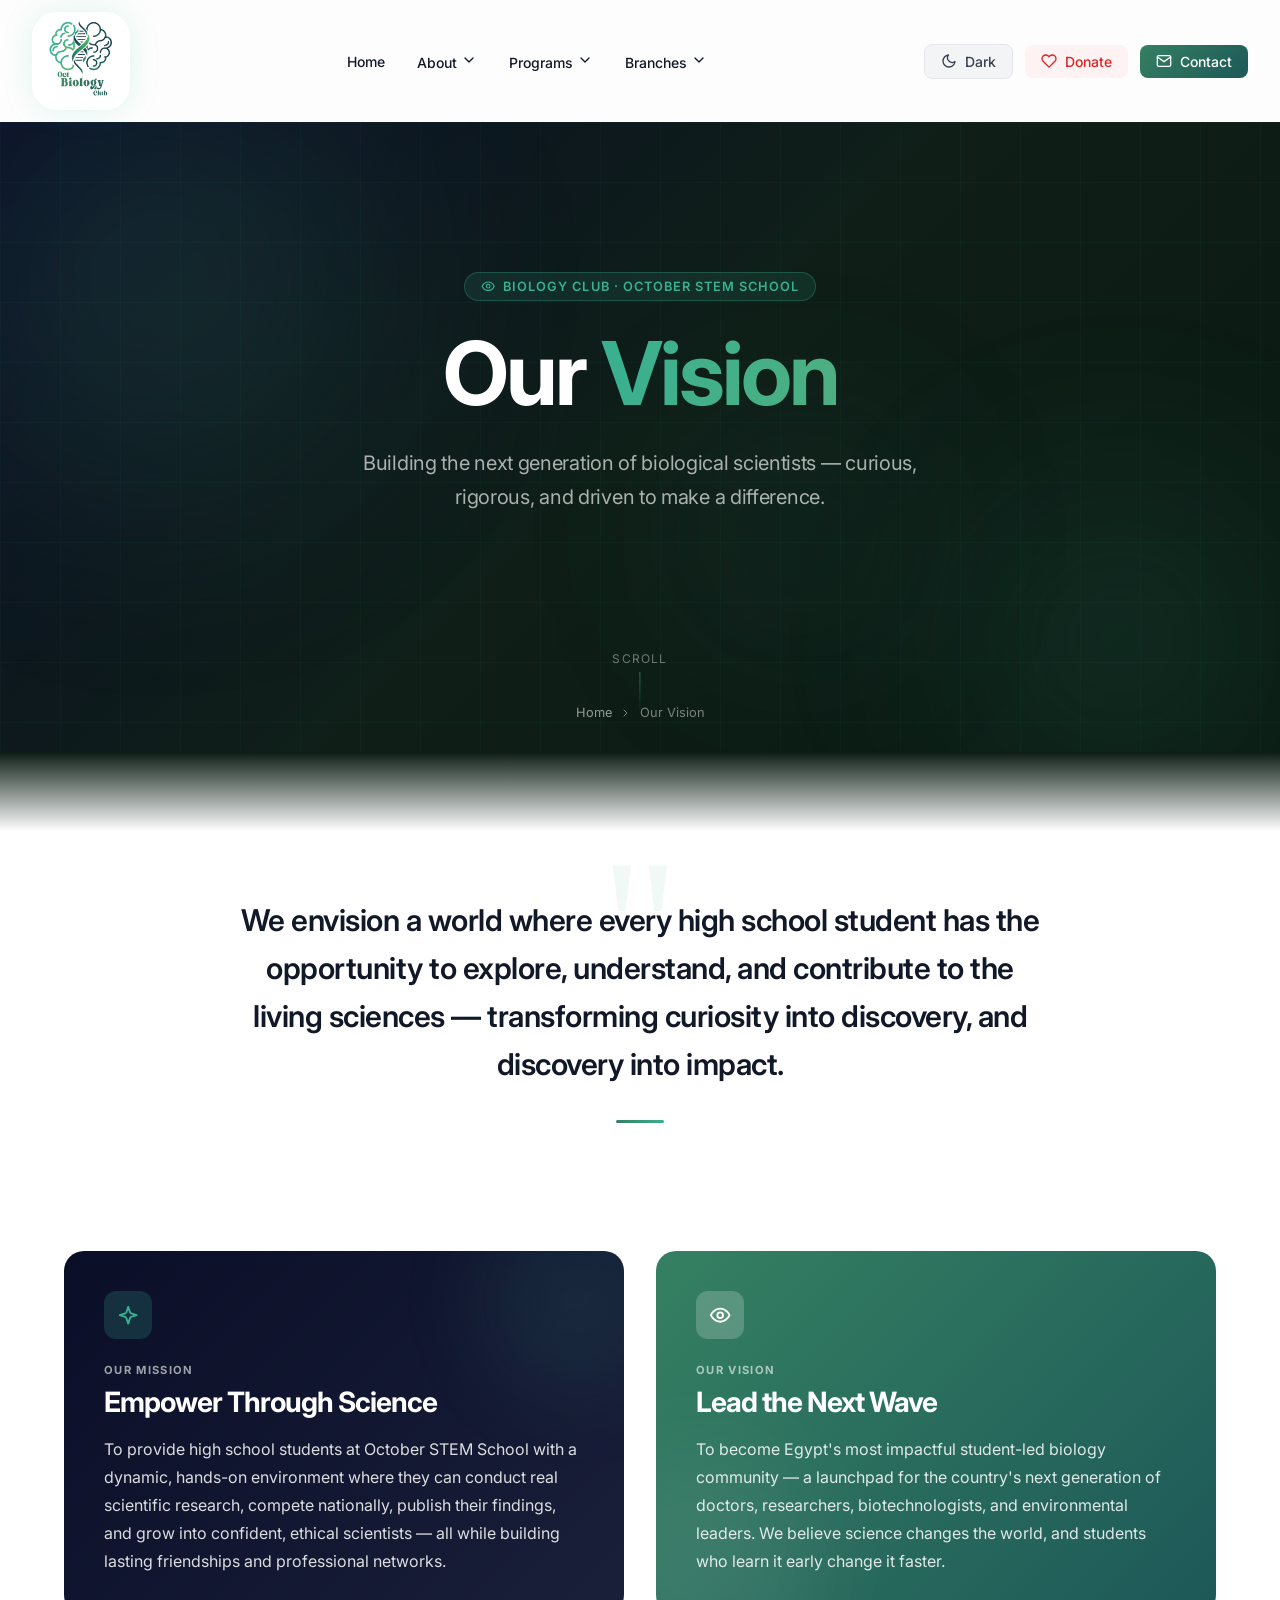
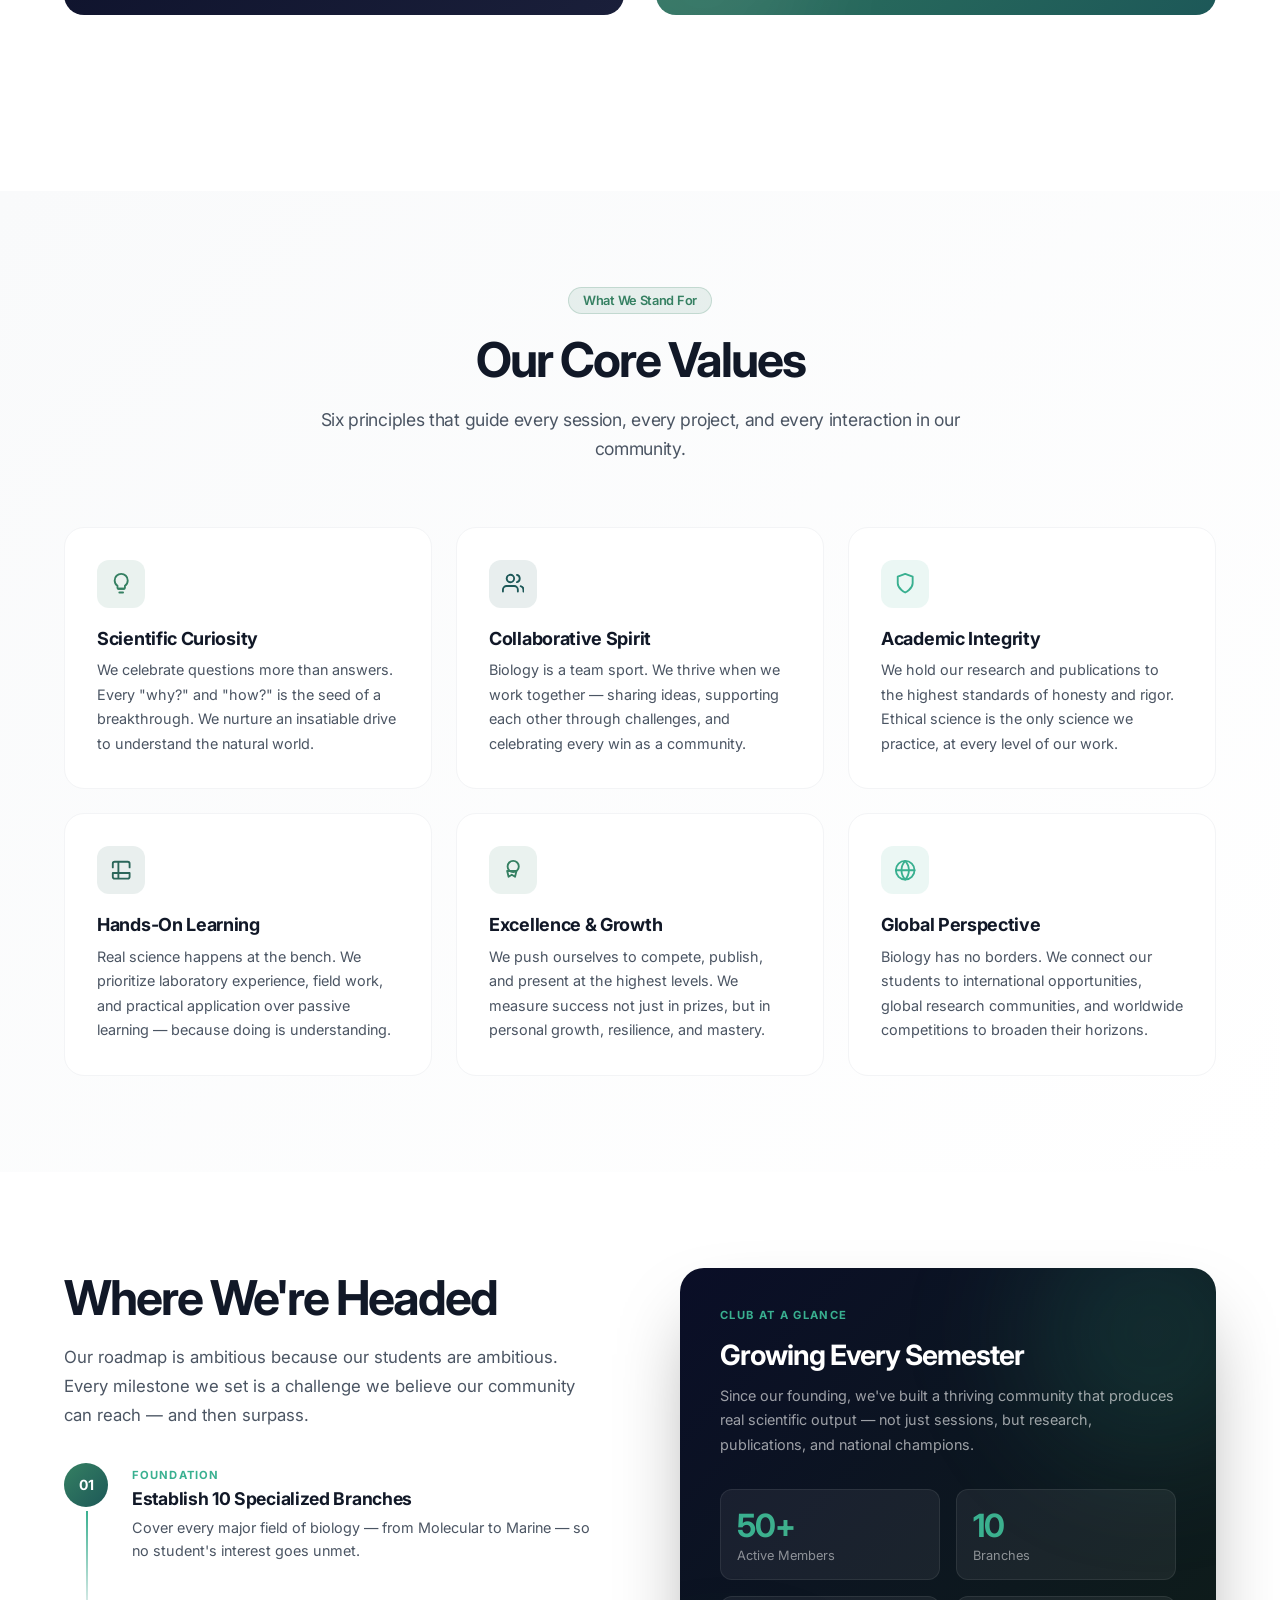
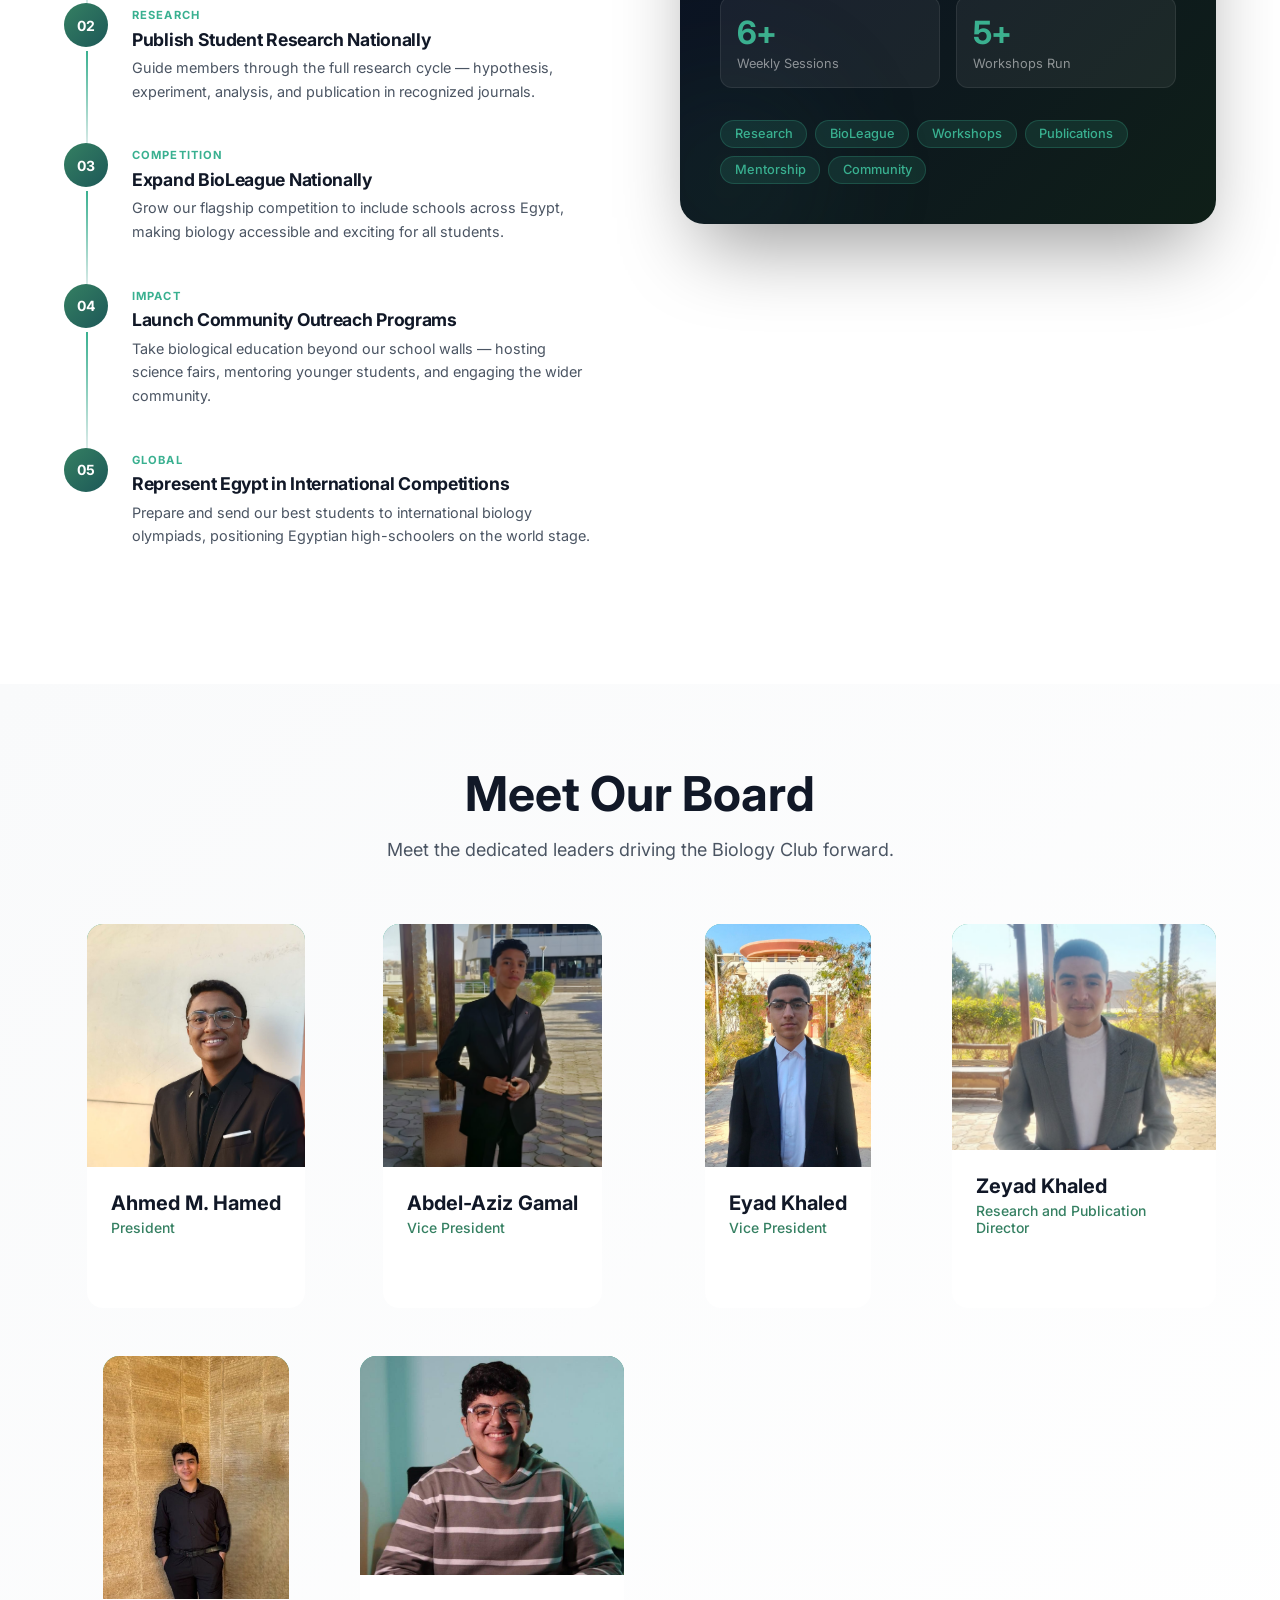
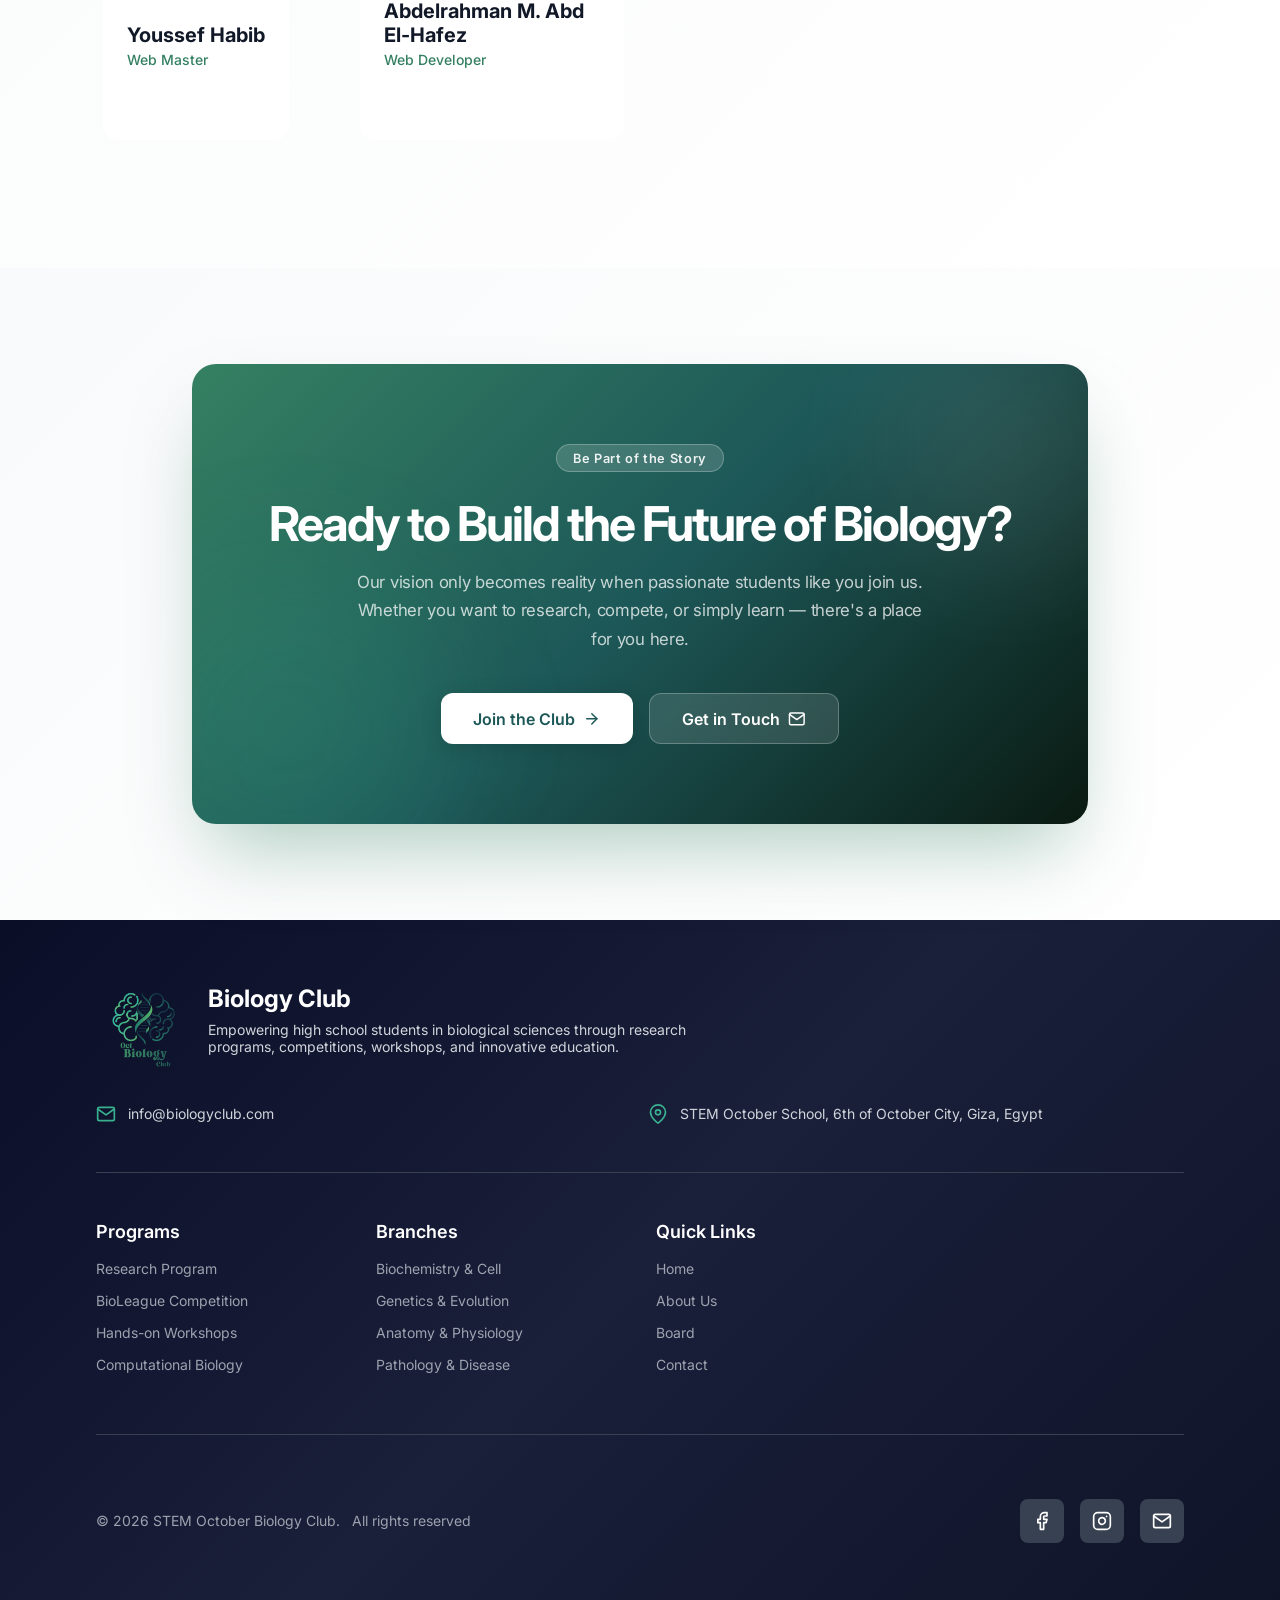
<file: vision.html>
<!DOCTYPE html>
<html lang="en">
<head>
  <meta charset="UTF-8" />
  <meta name="viewport" content="width=device-width, initial-scale=1.0" />
  <title>Our Vision – Biology Club | October STEM School</title>
  <meta name="description" content="Discover the vision, mission, and core values driving the Biology Club of October STEM School." />
  <meta name="theme-color" content="#358062" />
  <link rel="icon" type="image/png" href="images/logo-png.png">

  <!-- Font: Inter -->
  <link rel="preconnect" href="https://fonts.googleapis.com" />
  <link rel="preconnect" href="https://fonts.gstatic.com" crossorigin />
  <link href="https://fonts.googleapis.com/css2?family=Inter:wght@400;500;600;700&display=swap" rel="stylesheet" />

  <link rel="stylesheet" href="style.css" />

  <style>
    /* ============================================================
       VISION PAGE – SPECIFIC STYLES
       ============================================================ */

    /* ---- Hero ------------------------------------------------- */
    .vision-hero {
      position: relative;
      min-height: 70vh;
      display: flex;
      align-items: center;
      justify-content: center;
      overflow: hidden;
      background: linear-gradient(135deg, #0a0e27 0%, #0f1f18 50%, #0a1a12 100%);
    }

    /* Animated background mesh */
    .vision-hero__bg {
      position: absolute;
      inset: 0;
      overflow: hidden;
    }
    .vision-hero__orb {
      position: absolute;
      border-radius: 50%;
      filter: blur(80px);
      animation: orbFloat 8s ease-in-out infinite;
    }
    .vision-hero__orb--1 {
      width: 40rem; height: 40rem;
      background: radial-gradient(circle, rgba(53,128,98,0.25) 0%, transparent 70%);
      top: -10rem; left: -10rem;
      animation-delay: 0s;
    }
    .vision-hero__orb--2 {
      width: 30rem; height: 30rem;
      background: radial-gradient(circle, rgba(57,176,144,0.15) 0%, transparent 70%);
      bottom: -8rem; right: -5rem;
      animation-delay: 3s;
    }
    .vision-hero__orb--3 {
      width: 20rem; height: 20rem;
      background: radial-gradient(circle, rgba(29,88,88,0.2) 0%, transparent 70%);
      top: 40%; left: 50%;
      animation-delay: 5s;
    }
    @keyframes orbFloat {
      0%, 100% { transform: translateY(0) scale(1); }
      50%       { transform: translateY(-20px) scale(1.05); }
    }

    .vision-hero__grid {
      position: absolute;
      inset: 0;
      background-image:
        linear-gradient(rgba(57,176,144,0.04) 1px, transparent 1px),
        linear-gradient(90deg, rgba(57,176,144,0.04) 1px, transparent 1px);
      background-size: 60px 60px;
    }

    .vision-hero__content {
      position: relative;
      z-index: 10;
      text-align: center;
      max-width: 56rem;
      padding: 0 1.5rem;
      margin-top: -3rem;
    }

    .vision-hero__eyebrow {
      display: inline-flex;
      align-items: center;
      gap: 0.5rem;
      background: rgba(57,176,144,0.12);
      border: 1px solid rgba(57,176,144,0.3);
      color: #39B090;
      padding: 0.4rem 1rem;
      border-radius: 999px;
      font-size: 0.8rem;
      font-weight: 600;
      letter-spacing: 0.08em;
      text-transform: uppercase;
      margin-bottom: 1.5rem;
    }
    .vision-hero__eyebrow svg {
      width: 0.9rem; height: 0.9rem;
    }

    .vision-hero__title {
      font-size: 3.5rem;
      font-weight: 700;
      color: #fff;
      line-height: 1.1;
      letter-spacing: -3px;
      margin-bottom: 1.5rem;
    }
    @media (min-width: 640px)  { .vision-hero__title { font-size: 4.5rem; } }
    @media (min-width: 1024px) { .vision-hero__title { font-size: 5.5rem; } }

    .vision-hero__title span {
      background: linear-gradient(to right, #39B090, #4DAF82);
      -webkit-background-clip: text;
      -webkit-text-fill-color: transparent;
      background-clip: text;
    }

    .vision-hero__subtitle {
      font-size: 1.1rem;
      color: rgba(255,255,255,0.65);
      max-width: 38rem;
      margin: 0 auto 2.5rem;
      line-height: 1.7;
      letter-spacing: -0.3px;
    }
    @media (min-width: 640px) { .vision-hero__subtitle { font-size: 1.25rem; } }

    /* Scroll indicator */
    .vision-hero__scroll {
      position: absolute;
      bottom: 2.5rem;
      left: 50%;
      transform: translateX(-50%);
      display: flex;
      flex-direction: column;
      align-items: center;
      gap: 0.4rem;
      animation: bounce 2s infinite;
    }
    .vision-hero__scroll span {
      font-size: 0.75rem;
      color: rgba(255,255,255,0.4);
      text-transform: uppercase;
      letter-spacing: 0.1em;
    }
    .vision-hero__scroll-line {
      width: 1px;
      height: 2.5rem;
      background: linear-gradient(to bottom, rgba(57,176,144,0.6), transparent);
    }

    /* ---- Vision Statement ------------------------------------- */
    .vision-statement {
      padding: 6rem 1.5rem;
      background: #fff;
      position: relative;
      overflow: hidden;
    }
    .vision-statement::before {
      content: '';
      position: absolute;
      top: -1px; left: 0; right: 0;
      height: 80px;
      background: linear-gradient(to bottom, #0a1a12, transparent);
      pointer-events: none;
    }
    .vision-statement__inner {
      max-width: 72rem;
      margin: 0 auto;
    }

    /* Big quote-style statement */
    .vision-statement__quote {
      position: relative;
      text-align: center;
      padding: 3rem 0;
      margin-bottom: 5rem;
    }
    .vision-statement__quote-mark {
      position: absolute;
      top: -1rem;
      left: 50%;
      transform: translateX(-50%);
      font-size: 12rem;
      line-height: 1;
      color: rgba(57,176,144,0.07);
      font-family: Georgia, serif;
      pointer-events: none;
      user-select: none;
    }
    .vision-statement__quote p {
      position: relative;
      font-size: 1.5rem;
      font-weight: 600;
      color: #111827;
      line-height: 1.6;
      max-width: 50rem;
      margin: 0 auto;
      letter-spacing: -0.5px;
    }
    @media (min-width: 640px) { .vision-statement__quote p { font-size: 1.875rem; } }
    .vision-statement__quote-line {
      display: block;
      width: 3rem;
      height: 3px;
      background: linear-gradient(to right, #358062, #39B090);
      margin: 2rem auto 0;
      border-radius: 2px;
    }

    /* Two-column mission / vision */
    .vision-mv-grid {
      display: grid;
      grid-template-columns: 1fr;
      gap: 2rem;
      margin-bottom: 5rem;
    }
    @media (min-width: 768px) { .vision-mv-grid { grid-template-columns: 1fr 1fr; } }

    .vision-mv-card {
      position: relative;
      border-radius: 1.25rem;
      padding: 2.5rem;
      overflow: hidden;
      transition: transform 0.3s, box-shadow 0.3s;
    }
    .vision-mv-card:hover {
      transform: translateY(-4px);
      box-shadow: 0 25px 50px -12px rgba(0,0,0,0.15);
    }
    .vision-mv-card--mission {
      background: linear-gradient(135deg, #0a0e27, #1a1f3a);
      color: #fff;
    }
    .vision-mv-card--vision {
      background: linear-gradient(135deg, #358062, #1D5858);
      color: #fff;
    }

    .vision-mv-card__deco {
      position: absolute;
      border-radius: 50%;
      pointer-events: none;
    }
    .vision-mv-card--mission .vision-mv-card__deco {
      width: 12rem; height: 12rem;
      background: rgba(57,176,144,0.1);
      filter: blur(40px);
      top: -3rem; right: -3rem;
    }
    .vision-mv-card--vision .vision-mv-card__deco {
      width: 14rem; height: 14rem;
      background: rgba(255,255,255,0.08);
      filter: blur(50px);
      bottom: -4rem; left: -4rem;
    }

    .vision-mv-card__icon {
      display: inline-flex;
      align-items: center;
      justify-content: center;
      width: 3rem;
      height: 3rem;
      border-radius: 0.75rem;
      margin-bottom: 1.5rem;
    }
    .vision-mv-card--mission .vision-mv-card__icon {
      background: rgba(57,176,144,0.2);
      color: #39B090;
    }
    .vision-mv-card--vision .vision-mv-card__icon {
      background: rgba(255,255,255,0.2);
      color: #fff;
    }
    .vision-mv-card__icon svg { width: 1.4rem; height: 1.4rem; }

    .vision-mv-card__label {
      font-size: 0.7rem;
      font-weight: 700;
      letter-spacing: 0.12em;
      text-transform: uppercase;
      opacity: 0.6;
      margin-bottom: 0.5rem;
    }
    .vision-mv-card__title {
      font-size: 1.75rem;
      font-weight: 700;
      margin-bottom: 1rem;
      letter-spacing: -1px;
    }
    .vision-mv-card__body {
      font-size: 1rem;
      line-height: 1.75;
      opacity: 0.85;
    }

    /* ---- Core Values ------------------------------------------ */
    .vision-values {
      padding: 6rem 1.5rem;
      background: linear-gradient(135deg, #f9fafb, #fff);
    }
    .vision-values__inner { max-width: 72rem; margin: 0 auto; }

    .section-header {
      text-align: center;
      margin-bottom: 4rem;
    }
    .section-badge {
      display: inline-block;
      background: rgba(53,128,98,0.1);
      color: #358062;
      padding: 0.3rem 0.85rem;
      border-radius: 999px;
      font-size: 0.8rem;
      font-weight: 600;
      letter-spacing: -0.3px;
      border: 1px solid rgba(53,128,98,0.2);
      margin-bottom: 1rem;
    }
    .section-title {
      font-size: 2.5rem;
      font-weight: 700;
      color: #111827;
      letter-spacing: -2px;
      margin-bottom: 1rem;
    }
    @media (min-width: 640px) { .section-title { font-size: 3rem; } }
    .section-subtitle {
      font-size: 1.1rem;
      color: #4b5563;
      max-width: 40rem;
      margin: 0 auto;
      line-height: 1.65;
      letter-spacing: -0.3px;
    }

    .values-grid {
      display: grid;
      grid-template-columns: 1fr;
      gap: 1.5rem;
    }
    @media (min-width: 640px)  { .values-grid { grid-template-columns: 1fr 1fr; } }
    @media (min-width: 1024px) { .values-grid { grid-template-columns: repeat(3, 1fr); } }

    .value-card {
      position: relative;
      background: #fff;
      border: 1px solid #f3f4f6;
      border-radius: 1.25rem;
      padding: 2rem;
      overflow: hidden;
      transition: border-color 0.3s, box-shadow 0.3s, transform 0.3s;
      cursor: default;
    }
    .value-card:hover {
      border-color: #358062;
      box-shadow: 0 20px 40px -8px rgba(53,128,98,0.15);
      transform: translateY(-4px);
    }
    .value-card__accent {
      position: absolute;
      top: 0; left: 0;
      width: 100%; height: 3px;
      border-radius: 1.25rem 1.25rem 0 0;
      opacity: 0;
      transition: opacity 0.3s;
    }
    .value-card:hover .value-card__accent { opacity: 1; }

    .value-card__icon {
      display: inline-flex;
      align-items: center;
      justify-content: center;
      width: 3rem;
      height: 3rem;
      border-radius: 0.75rem;
      margin-bottom: 1.25rem;
      transition: transform 0.3s;
    }
    .value-card:hover .value-card__icon { transform: scale(1.1) rotate(5deg); }
    .value-card__icon svg { width: 1.4rem; height: 1.4rem; }

    .value-card h3 {
      font-size: 1.125rem;
      font-weight: 700;
      color: #111827;
      margin-bottom: 0.6rem;
      letter-spacing: -0.3px;
    }
    .value-card p {
      font-size: 0.9rem;
      color: #4b5563;
      line-height: 1.7;
    }

    /* ---- Goals / Roadmap -------------------------------------- */
    .vision-goals {
      padding: 6rem 1.5rem;
      background: #fff;
    }
    .vision-goals__inner { max-width: 72rem; margin: 0 auto; }

    .goals-grid {
      display: grid;
      grid-template-columns: 1fr;
      gap: 3rem;
      align-items: start;
    }
    @media (min-width: 1024px) { .goals-grid { grid-template-columns: 1fr 1fr; gap: 5rem; } }

    .goals-text h2 {
      font-size: 2.5rem;
      font-weight: 700;
      color: #111827;
      letter-spacing: -2px;
      margin-bottom: 1rem;
    }
    @media (min-width: 640px) { .goals-text h2 { font-size: 3rem; } }
    .goals-text p {
      font-size: 1.05rem;
      color: #4b5563;
      line-height: 1.75;
      margin-bottom: 2rem;
    }

    /* Timeline */
    .goals-timeline {
      display: flex;
      flex-direction: column;
      gap: 0;
    }
    .goal-item {
      display: flex;
      gap: 1.5rem;
      position: relative;
    }
    .goal-item:not(:last-child)::after {
      content: '';
      position: absolute;
      left: 1.375rem;
      top: 3rem;
      bottom: -1rem;
      width: 2px;
      background: linear-gradient(to bottom, #39B090, #f3f4f6);
    }

    .goal-item__number {
      flex-shrink: 0;
      width: 2.75rem;
      height: 2.75rem;
      border-radius: 50%;
      background: linear-gradient(135deg, #358062, #1D5858);
      color: #fff;
      display: flex;
      align-items: center;
      justify-content: center;
      font-size: 0.875rem;
      font-weight: 700;
      position: relative;
      z-index: 1;
      flex-shrink: 0;
      transition: transform 0.3s, box-shadow 0.3s;
    }
    .goal-item:hover .goal-item__number {
      transform: scale(1.1);
      box-shadow: 0 8px 20px rgba(53,128,98,0.35);
    }

    .goal-item__content {
      padding-bottom: 2.5rem;
      flex: 1;
    }
    .goal-item__tag {
      display: inline-block;
      font-size: 0.7rem;
      font-weight: 700;
      letter-spacing: 0.1em;
      text-transform: uppercase;
      color: #39B090;
      margin-bottom: 0.4rem;
    }
    .goal-item__content h4 {
      font-size: 1.1rem;
      font-weight: 700;
      color: #111827;
      margin-bottom: 0.4rem;
      letter-spacing: -0.3px;
    }
    .goal-item__content p {
      font-size: 0.9rem;
      color: #4b5563;
      line-height: 1.65;
    }

    /* Visual side – glowing card */
    .goals-visual {
      position: relative;
    }
    .goals-visual__card {
      position: relative;
      border-radius: 1.5rem;
      overflow: hidden;
      background: linear-gradient(135deg, #0a0e27, #0f1f18);
      padding: 2.5rem;
      box-shadow: 0 40px 80px -20px rgba(0,0,0,0.4);
    }
    .goals-visual__deco {
      position: absolute;
      border-radius: 50%;
      filter: blur(60px);
      pointer-events: none;
    }
    .goals-visual__deco--1 {
      width: 16rem; height: 16rem;
      background: rgba(57,176,144,0.15);
      top: -4rem; right: -4rem;
    }
    .goals-visual__deco--2 {
      width: 12rem; height: 12rem;
      background: rgba(53,128,98,0.1);
      bottom: -3rem; left: -3rem;
    }

    .goals-visual__content { position: relative; z-index: 1; }
    .goals-visual__label {
      font-size: 0.7rem;
      font-weight: 700;
      letter-spacing: 0.12em;
      text-transform: uppercase;
      color: #39B090;
      margin-bottom: 1rem;
    }
    .goals-visual__title {
      font-size: 1.75rem;
      font-weight: 700;
      color: #fff;
      letter-spacing: -1px;
      margin-bottom: 0.75rem;
    }
    .goals-visual__desc {
      font-size: 0.9rem;
      color: rgba(255,255,255,0.6);
      line-height: 1.7;
      margin-bottom: 2rem;
    }

    .goals-visual__stats {
      display: grid;
      grid-template-columns: 1fr 1fr;
      gap: 1rem;
      margin-bottom: 2rem;
    }
    .goals-visual__stat {
      background: rgba(255,255,255,0.06);
      border: 1px solid rgba(255,255,255,0.08);
      border-radius: 0.75rem;
      padding: 1rem;
    }
    .goals-visual__stat-val {
      font-size: 2rem;
      font-weight: 700;
      background: linear-gradient(to right, #39B090, #4DAF82);
      -webkit-background-clip: text;
      -webkit-text-fill-color: transparent;
      background-clip: text;
      letter-spacing: -1px;
    }
    .goals-visual__stat-label {
      font-size: 0.8rem;
      color: rgba(255,255,255,0.5);
      margin-top: 0.2rem;
    }

    .goals-visual__pills {
      display: flex;
      flex-wrap: wrap;
      gap: 0.5rem;
    }
    .goals-visual__pill {
      padding: 0.35rem 0.85rem;
      border-radius: 999px;
      background: rgba(57,176,144,0.15);
      border: 1px solid rgba(57,176,144,0.25);
      color: #39B090;
      font-size: 0.8rem;
      font-weight: 500;
    }

    /* ---- Promise / CTA banner --------------------------------- */
    .vision-cta {
      padding: 6rem 1.5rem;
      background: linear-gradient(135deg, #f9fafb, #fff);
    }
    .vision-cta__inner {
      max-width: 56rem;
      margin: 0 auto;
    }
    .vision-cta__card {
      position: relative;
      border-radius: 1.5rem;
      overflow: hidden;
      background: linear-gradient(135deg, #358062 0%, #1D5858 50%, #0a1a12 100%);
      padding: 4rem 3rem;
      text-align: center;
      box-shadow: 0 40px 80px -20px rgba(53,128,98,0.4);
    }
    @media (min-width: 640px) { .vision-cta__card { padding: 5rem 4rem; } }

    .vision-cta__deco {
      position: absolute;
      border-radius: 50%;
      pointer-events: none;
      filter: blur(60px);
    }
    .vision-cta__deco--tr {
      top: -3rem; right: -3rem;
      width: 16rem; height: 16rem;
      background: rgba(255,255,255,0.08);
    }
    .vision-cta__deco--bl {
      bottom: -4rem; left: -4rem;
      width: 20rem; height: 20rem;
      background: rgba(57,176,144,0.15);
    }

    .vision-cta__content { position: relative; z-index: 1; }
    .vision-cta__eyebrow {
      display: inline-block;
      background: rgba(255,255,255,0.15);
      border: 1px solid rgba(255,255,255,0.25);
      color: rgba(255,255,255,0.9);
      padding: 0.35rem 1rem;
      border-radius: 999px;
      font-size: 0.8rem;
      font-weight: 600;
      letter-spacing: 0.05em;
      margin-bottom: 1.5rem;
    }
    .vision-cta__title {
      font-size: 2.25rem;
      font-weight: 700;
      color: #fff;
      letter-spacing: -2px;
      margin-bottom: 1rem;
      line-height: 1.15;
    }
    @media (min-width: 640px) { .vision-cta__title { font-size: 3rem; } }
    .vision-cta__body {
      font-size: 1.05rem;
      color: rgba(255,255,255,0.75);
      max-width: 36rem;
      margin: 0 auto 2.5rem;
      line-height: 1.7;
      letter-spacing: -0.3px;
    }

    .vision-cta__buttons {
      display: flex;
      gap: 1rem;
      justify-content: center;
      flex-wrap: wrap;
    }
    .vision-cta__btn {
      display: inline-flex;
      align-items: center;
      gap: 0.5rem;
      padding: 0.9rem 2rem;
      border-radius: 0.75rem;
      font-size: 1rem;
      font-weight: 600;
      transition: transform 0.3s, box-shadow 0.3s;
      cursor: pointer;
      border: none;
      font-family: inherit;
    }
    .vision-cta__btn:hover { transform: translateY(-2px); }
    .vision-cta__btn--primary {
      background: #fff;
      color: #1D5858;
      box-shadow: 0 4px 20px rgba(0,0,0,0.15);
    }
    .vision-cta__btn--primary:hover {
      box-shadow: 0 10px 30px rgba(0,0,0,0.2);
    }
    .vision-cta__btn--secondary {
      background: rgba(255,255,255,0.12);
      color: #fff;
      border: 1px solid rgba(255,255,255,0.25);
      backdrop-filter: blur(8px);
    }
    .vision-cta__btn--secondary:hover {
      background: rgba(255,255,255,0.18);
    }
    .vision-cta__btn svg { width: 1.1rem; height: 1.1rem; }

    /* ---- Dark mode overrides ---------------------------------- */
    body.dark-mode .vision-statement {
      background: var(--bg, #0f1117);
    }
    body.dark-mode .vision-statement::before {
      background: linear-gradient(to bottom, #050810, transparent);
    }
    body.dark-mode .vision-statement__quote p { color: var(--text, #f1f5f9); }
    body.dark-mode .vision-values { background: linear-gradient(135deg, var(--bg-soft, #161b27), var(--bg, #0f1117)); }
    body.dark-mode .section-title  { color: var(--text, #f1f5f9); }
    body.dark-mode .section-subtitle { color: var(--text-muted, #94a3b8); }
    body.dark-mode .value-card {
      background: var(--bg-card, #1a2035);
      border-color: var(--border-soft, #1e2a3a);
    }
    body.dark-mode .value-card h3 { color: var(--text, #f1f5f9); }
    body.dark-mode .value-card p  { color: var(--text-muted, #94a3b8); }
    body.dark-mode .vision-goals { background: var(--bg, #0f1117); }
    body.dark-mode .goals-text h2 { color: var(--text, #f1f5f9); }
    body.dark-mode .goals-text p  { color: var(--text-muted, #94a3b8); }
    body.dark-mode .goal-item__content h4 { color: var(--text, #f1f5f9); }
    body.dark-mode .goal-item__content p  { color: var(--text-muted, #94a3b8); }
    body.dark-mode .goal-item:not(:last-child)::after {
      background: linear-gradient(to bottom, #39B090, #1e2a3a);
    }
    body.dark-mode .vision-cta { background: linear-gradient(135deg, var(--bg-soft, #161b27), var(--bg, #0f1117)); }

    /* Breadcrumb */
    .breadcrumb {
      position: absolute;
      bottom: 2rem;
      left: 50%;
      transform: translateX(-50%);
      display: flex;
      align-items: center;
      gap: 0.5rem;
      font-size: 0.8rem;
      color: rgba(255,255,255,0.45);
      white-space: nowrap;
    }
    .breadcrumb a { color: rgba(255,255,255,0.55); transition: color 0.2s; }
    .breadcrumb a:hover { color: #39B090; }
    .breadcrumb svg { width: 0.75rem; height: 0.75rem; }

    /* Stagger animation helpers */
    .reveal { opacity: 0; transform: translateY(20px); transition: opacity 0.7s ease, transform 0.7s ease; }
    .reveal.visible { opacity: 1; transform: translateY(0); }

    /* Vision hero entrance */
    .vision-hero__eyebrow { animation: fadeUp 0.8s ease 0.1s both; }
    .vision-hero__title   { animation: fadeUp 0.8s ease 0.25s both; }
    .vision-hero__subtitle{ animation: fadeUp 0.8s ease 0.45s both; }
    @keyframes fadeUp {
      from { opacity: 0; transform: translateY(20px); }
      to   { opacity: 1; transform: translateY(0); }
    }
    @keyframes bounce {
      0%,20%,50%,80%,100% { transform: translateX(-50%) translateY(0); }
      40% { transform: translateX(-50%) translateY(-8px); }
      60% { transform: translateX(-50%) translateY(-4px); }
    }
  </style>
</head>
<body>

<!-- ============================================================
     NAVBAR
     ============================================================ -->
<nav id="navbar" class="navbar">
  <div class="navbar__inner">
    <div class="navbar__top-row">

      <!-- Logo -->
      <div class="logoDiv">
        <a href="index.html" class="navbar__logo" id="navLogo">
          <img src="images/logo-png.png" alt="Biology Club Logo" class="navbar__logo-img" id="logoImg" />
        </a>
      </div>

           <!-- Desktop Menu -->

      <ul class="navbar__menu" id="desktopMenu">

        <li><a href="index.html">Home</a></li>



        <!-- About Dropdown -->

        <li class="navbar__dropdown">

          <a href="index.html#about" class="navbar__dropdown-toggle">

            About

            <svg class="navbar__dropdown-icon" viewBox="0 0 24 24" fill="none" stroke="currentColor" stroke-width="2" stroke-linecap="round" stroke-linejoin="round">

              <polyline points="6 9 12 15 18 9"></polyline>

            </svg>

          </a>

          <ul class="navbar__dropdown-menu">

            <li><a href="vision.html">About us</a></li>

            <li><a href="partner.html">Partners</a></li>

          </ul>

        </li>



        <!-- Programs Dropdown -->

        <li class="navbar__dropdown">

          <a href="#programs" class="navbar__dropdown-toggle">

            Programs

            <svg class="navbar__dropdown-icon" viewBox="0 0 24 24" fill="none" stroke="currentColor" stroke-width="2" stroke-linecap="round" stroke-linejoin="round">

              <polyline points="6 9 12 15 18 9"></polyline>

            </svg>

          </a>

          <ul class="navbar__dropdown-menu">

            <li><a href="https://bioleague.vercel.app/">BioLeague</a></li>

            <li><a href="magazine.html">Magazine</a></li>

          </ul>

        </li>



        <!-- Branches Dropdown -->

        <li class="navbar__dropdown">

          <a href="#branches" class="navbar__dropdown-toggle">

            Branches

            <svg class="navbar__dropdown-icon" viewBox="0 0 24 24" fill="none" stroke="currentColor" stroke-width="2" stroke-linecap="round" stroke-linejoin="round">

              <polyline points="6 9 12 15 18 9"></polyline>

            </svg>

          </a>

          <ul class="navbar__dropdown-menu">

            <li><a href="#anatomy-physiology">Anatomy & Physiology</a></li>

            <li><a href="#genetics-evolution">Genetics & Evolution</a></li>

            <li><a href="#biochemistry-cell">Biochemistry & Cell Biology</a></li>

            <li><a href="#ecology-ethology">Ecology & Ethology</a></li>

          </ul>

        </li>

      </ul>

      <!-- Desktop Action Buttons -->
      <div class="navbar__actions">
        <!-- Theme Toggle Button (Desktop) -->
        <button id="themeToggle" class="navbar__btn navbar__btn--theme" aria-label="Toggle dark mode">
          <svg id="themeIcon" class="navbar__btn-icon" viewBox="0 0 24 24" fill="none" stroke="currentColor" stroke-width="2" stroke-linecap="round" stroke-linejoin="round">
            <path d="M21 12.79A9 9 0 1 1 11.21 3 7 7 0 0 0 21 12.79z"/>
          </svg>
          <span id="themeLabel">Dark</span>
        </button>
        <button class="navbar__btn navbar__btn--donate">
          <svg class="navbar__btn-icon navbar__btn-icon--heart" viewBox="0 0 24 24" fill="none" stroke="currentColor" stroke-width="2" stroke-linecap="round" stroke-linejoin="round"><path d="M20.84 4.61a5.5 5.5 0 0 0-7.78 0L12 5.67l-1.06-1.06a5.5 5.5 0 0 0-7.78 7.78l1.06 1.06L12 21.23l7.78-7.78 1.06-1.06a5.5 5.5 0 0 0 0-7.78z"/></svg>
          <span>Donate</span>
        </button>
        <a href="contact.html" class="navbar__btn navbar__btn--contact">
          <svg class="navbar__btn-icon" viewBox="0 0 24 24" fill="none" stroke="currentColor" stroke-width="2" stroke-linecap="round" stroke-linejoin="round"><path d="M4 4h16c1.1 0 2 .9 2 2v12c0 1.1-.9 2-2 2H4c-1.1 0-2-.9-2-2V6c0-1.1.9-2 2-2z"/><polyline points="22,6 12,13 2,6"/></svg>
          <span>Contact</span>
        </a>
      </div>

      <!-- Mobile Hamburger -->
      <button class="navbar__hamburger" id="hamburger" aria-label="Toggle menu">
        <svg class="navbar__hamburger-icon navbar__hamburger-icon--menu" viewBox="0 0 24 24" fill="none" stroke="currentColor" stroke-width="2" stroke-linecap="round" stroke-linejoin="round"><line x1="3" y1="12" x2="21" y2="12"/><line x1="3" y1="6" x2="21" y2="6"/><line x1="3" y1="18" x2="21" y2="18"/></svg>
        <svg class="navbar__hamburger-icon navbar__hamburger-icon--close" viewBox="0 0 24 24" fill="none" stroke="currentColor" stroke-width="2" stroke-linecap="round" stroke-linejoin="round"><line x1="18" y1="6" x2="6" y2="18"/><line x1="6" y1="6" x2="18" y2="18"/></svg>
      </button>
    </div>

    <!-- Mobile Menu -->
    <div class="navbar__mobile-menu" id="mobileMenu">
      <a href="index.html" class="navbar__mobile-link">Home</a>

      <!-- Mobile About Dropdown -->
      <div class="navbar__mobile-dropdown">
        <button class="navbar__mobile-dropdown-toggle">
          About
          <svg class="navbar__mobile-dropdown-icon" viewBox="0 0 24 24" fill="none" stroke="currentColor" stroke-width="2" stroke-linecap="round" stroke-linejoin="round">
            <polyline points="6 9 12 15 18 9"></polyline>
          </svg>
        </button>
        <div class="navbar__mobile-dropdown-menu">
          <a href="vision.html" class="navbar__mobile-link navbar__mobile-link--sub">Our Vision</a>
          <a href="partner.html" class="navbar__mobile-link navbar__mobile-link--sub">Partners</a>
        </div>
      </div>

      <!-- Mobile Programs Dropdown -->
      <div class="navbar__mobile-dropdown">
        <button class="navbar__mobile-dropdown-toggle">
          Programs
          <svg class="navbar__mobile-dropdown-icon" viewBox="0 0 24 24" fill="none" stroke="currentColor" stroke-width="2" stroke-linecap="round" stroke-linejoin="round">
            <polyline points="6 9 12 15 18 9"></polyline>
          </svg>
        </button>
        <div class="navbar__mobile-dropdown-menu">
          <a href="https://bioleague.vercel.app/" class="navbar__mobile-link navbar__mobile-link--sub">BioLeague</a>
          <a href="magazine.html" class="navbar__mobile-link navbar__mobile-link--sub">Magazine</a>
        </div>
      </div>

      <!-- Mobile Branches Dropdown -->
      <div class="navbar__mobile-dropdown">
        <button class="navbar__mobile-dropdown-toggle">
          Branches
          <svg class="navbar__mobile-dropdown-icon" viewBox="0 0 24 24" fill="none" stroke="currentColor" stroke-width="2" stroke-linecap="round" stroke-linejoin="round">
            <polyline points="6 9 12 15 18 9"></polyline>
          </svg>
        </button>
        <div class="navbar__mobile-dropdown-menu">
          <a href="#anatomy-physiology" class="navbar__mobile-link navbar__mobile-link--sub">Anatomy & Physiology</a>
          <a href="#genetics-evolution" class="navbar__mobile-link navbar__mobile-link--sub">Genetics & Evolution</a>
          <a href="#biochemistry-cell" class="navbar__mobile-link navbar__mobile-link--sub">Biochemistry & Cell Biology</a>
          <a href="#ecology-ethology" class="navbar__mobile-link navbar__mobile-link--sub">Ecology & Ethology</a>
        </div>
      </div>

      <div class="navbar__mobile-actions">
        <!-- Theme Toggle Button (Mobile) -->
        <button id="themeToggleMobile" class="navbar__btn navbar__btn--theme navbar__btn--full" aria-label="Toggle dark mode">
          <svg id="themeIconMobile" class="navbar__btn-icon" viewBox="0 0 24 24" fill="none" stroke="currentColor" stroke-width="2" stroke-linecap="round" stroke-linejoin="round">
            <path d="M21 12.79A9 9 0 1 1 11.21 3 7 7 0 0 0 21 12.79z"/>
          </svg>
          <span id="themeLabelMobile">Switch to Dark Mode</span>
        </button>
        <button class="navbar__btn navbar__btn--donate navbar__btn--full">
          <svg class="navbar__btn-icon navbar__btn-icon--heart" viewBox="0 0 24 24" fill="none" stroke="currentColor" stroke-width="2" stroke-linecap="round" stroke-linejoin="round"><path d="M20.84 4.61a5.5 5.5 0 0 0-7.78 0L12 5.67l-1.06-1.06a5.5 5.5 0 0 0-7.78 7.78l1.06 1.06L12 21.23l7.78-7.78 1.06-1.06a5.5 5.5 0 0 0 0-7.78z"/></svg>
          Donate
        </button>
        <a href="contact.html" class="navbar__btn navbar__btn--contact navbar__btn--full">
          <svg class="navbar__btn-icon" viewBox="0 0 24 24" fill="none" stroke="currentColor" stroke-width="2" stroke-linecap="round" stroke-linejoin="round"><path d="M4 4h16c1.1 0 2 .9 2 2v12c0 1.1-.9 2-2 2H4c-1.1 0-2-.9-2-2V6c0-1.1.9-2 2-2z"/><polyline points="22,6 12,13 2,6"/></svg>
          Contact
        </a>
      </div>
    </div>
  </div>
</nav>

<!-- ============================================================
     HERO
     ============================================================ -->
<section class="vision-hero">
  <div class="vision-hero__bg">
    <div class="vision-hero__orb vision-hero__orb--1"></div>
    <div class="vision-hero__orb vision-hero__orb--2"></div>
    <div class="vision-hero__orb vision-hero__orb--3"></div>
  </div>
  <div class="vision-hero__grid"></div>

  <div class="vision-hero__content">
    <div class="vision-hero__eyebrow">
      <svg viewBox="0 0 24 24" fill="none" stroke="currentColor" stroke-width="2" stroke-linecap="round" stroke-linejoin="round"><path d="M2 12s3-7 10-7 10 7 10 7-3 7-10 7-10-7-10-7Z"/><circle cx="12" cy="12" r="3"/></svg>
      Biology Club · October STEM School
    </div>
    <h1 class="vision-hero__title">
      Our <span>Vision</span>
    </h1>
    <p class="vision-hero__subtitle">
      Building the next generation of biological scientists — curious, rigorous, and driven to make a difference.
    </p>
  </div>

  <!-- Breadcrumb -->
  <div class="breadcrumb">
    <a href="index.html">Home</a>
    <svg viewBox="0 0 24 24" fill="none" stroke="currentColor" stroke-width="2" stroke-linecap="round" stroke-linejoin="round"><polyline points="9 18 15 12 9 6"/></svg>
    <span>Our Vision</span>
  </div>

  <!-- Scroll indicator -->
  <div class="vision-hero__scroll">
    <span>Scroll</span>
    <div class="vision-hero__scroll-line"></div>
  </div>
</section>

<!-- ============================================================
     VISION STATEMENT
     ============================================================ -->
<section class="vision-statement">
  <div class="vision-statement__inner">

    <!-- Big statement -->
    <div class="vision-statement__quote reveal">
      <div class="vision-statement__quote-mark">"</div>
      <p>
        We envision a world where every high school student has the opportunity to explore, understand, and contribute to the living sciences — transforming curiosity into discovery, and discovery into impact.
      </p>
      <span class="vision-statement__quote-line"></span>
    </div>

    <!-- Mission / Vision cards -->
    <div class="vision-mv-grid">
      <!-- Mission -->
      <div class="vision-mv-card vision-mv-card--mission reveal" data-delay="100">
        <div class="vision-mv-card__deco"></div>
        <div class="vision-mv-card__icon">
          <svg viewBox="0 0 24 24" fill="none" stroke="currentColor" stroke-width="2" stroke-linecap="round" stroke-linejoin="round"><path d="m12 3-1.912 5.813a2 2 0 0 1-1.275 1.275L3 12l5.813 1.912a2 2 0 0 1 1.275 1.275L12 21l1.912-5.813a2 2 0 0 1 1.275-1.275L21 12l-5.813-1.912a2 2 0 0 1-1.275-1.275L12 3Z"/></svg>
        </div>
        <div class="vision-mv-card__label">Our Mission</div>
        <div class="vision-mv-card__title">Empower Through Science</div>
        <p class="vision-mv-card__body">
          To provide high school students at October STEM School with a dynamic, hands-on environment where they can conduct real scientific research, compete nationally, publish their findings, and grow into confident, ethical scientists — all while building lasting friendships and professional networks.
        </p>
      </div>

      <!-- Vision -->
      <div class="vision-mv-card vision-mv-card--vision reveal" data-delay="200">
        <div class="vision-mv-card__deco"></div>
        <div class="vision-mv-card__icon">
          <svg viewBox="0 0 24 24" fill="none" stroke="currentColor" stroke-width="2" stroke-linecap="round" stroke-linejoin="round"><path d="M2 12s3-7 10-7 10 7 10 7-3 7-10 7-10-7-10-7Z"/><circle cx="12" cy="12" r="3"/></svg>
        </div>
        <div class="vision-mv-card__label">Our Vision</div>
        <div class="vision-mv-card__title">Lead the Next Wave</div>
        <p class="vision-mv-card__body">
          To become Egypt's most impactful student-led biology community — a launchpad for the country's next generation of doctors, researchers, biotechnologists, and environmental leaders. We believe science changes the world, and students who learn it early change it faster.
        </p>
      </div>
    </div>

  </div>
</section>

<!-- ============================================================
     CORE VALUES
     ============================================================ -->
<section class="vision-values">
  <div class="vision-values__inner">

    <div class="section-header reveal">
      <span class="section-badge">What We Stand For</span>
      <h2 class="section-title">Our Core Values</h2>
      <p class="section-subtitle">
        Six principles that guide every session, every project, and every interaction in our community.
      </p>
    </div>

    <div class="values-grid">

      <!-- 1 -->
      <div class="value-card reveal" data-delay="50">
        <div class="value-card__accent" style="background: linear-gradient(to right, #358062, #39B090);"></div>
        <div class="value-card__icon" style="background: rgba(53,128,98,0.1); color: #358062;">
          <svg viewBox="0 0 24 24" fill="none" stroke="currentColor" stroke-width="2" stroke-linecap="round" stroke-linejoin="round"><path d="M9 18h6"/><path d="M10 22h4"/><path d="M12 2a7 7 0 0 1 7 7c0 2.38-1.19 4.47-3 5.74V17a1 1 0 0 1-1 1h-6a1 1 0 0 1-1-1v-2.26C6.19 13.47 5 11.38 5 9a7 7 0 0 1 7-7z"/></svg>
        </div>
        <h3>Scientific Curiosity</h3>
        <p>We celebrate questions more than answers. Every "why?" and "how?" is the seed of a breakthrough. We nurture an insatiable drive to understand the natural world.</p>
      </div>

      <!-- 2 -->
      <div class="value-card reveal" data-delay="100">
        <div class="value-card__accent" style="background: linear-gradient(to right, #1D5858, #358062);"></div>
        <div class="value-card__icon" style="background: rgba(29,88,88,0.1); color: #1D5858;">
          <svg viewBox="0 0 24 24" fill="none" stroke="currentColor" stroke-width="2" stroke-linecap="round" stroke-linejoin="round"><path d="M17 21v-2a4 4 0 0 0-4-4H5a4 4 0 0 0-4 4v2"/><circle cx="9" cy="7" r="4"/><path d="M23 21v-2a4 4 0 0 0-3-3.87"/><path d="M16 3.13a4 4 0 0 1 0 7.75"/></svg>
        </div>
        <h3>Collaborative Spirit</h3>
        <p>Biology is a team sport. We thrive when we work together — sharing ideas, supporting each other through challenges, and celebrating every win as a community.</p>
      </div>

      <!-- 3 -->
      <div class="value-card reveal" data-delay="150">
        <div class="value-card__accent" style="background: linear-gradient(to right, #39B090, #4DAF82);"></div>
        <div class="value-card__icon" style="background: rgba(57,176,144,0.1); color: #39B090;">
          <svg viewBox="0 0 24 24" fill="none" stroke="currentColor" stroke-width="2" stroke-linecap="round" stroke-linejoin="round"><path d="M12 22s8-4 8-10V5l-8-3-8 3v7c0 6 8 10 8 10z"/></svg>
        </div>
        <h3>Academic Integrity</h3>
        <p>We hold our research and publications to the highest standards of honesty and rigor. Ethical science is the only science we practice, at every level of our work.</p>
      </div>

      <!-- 4 -->
      <div class="value-card reveal" data-delay="200">
        <div class="value-card__accent" style="background: linear-gradient(to right, #2B665A, #358062);"></div>
        <div class="value-card__icon" style="background: rgba(43,102,90,0.1); color: #2B665A;">
          <svg viewBox="0 0 24 24" fill="none" stroke="currentColor" stroke-width="2" stroke-linecap="round" stroke-linejoin="round"><path d="M9 3H5a2 2 0 0 0-2 2v4m6-6h10a2 2 0 0 1 2 2v4M9 3v18m0 0h10a2 2 0 0 0 2-2v-4M9 21H5a2 2 0 0 1-2-2v-4m0 0h18"/></svg>
        </div>
        <h3>Hands-On Learning</h3>
        <p>Real science happens at the bench. We prioritize laboratory experience, field work, and practical application over passive learning — because doing is understanding.</p>
      </div>

      <!-- 5 -->
      <div class="value-card reveal" data-delay="250">
        <div class="value-card__accent" style="background: linear-gradient(to right, #358062, #1D5858);"></div>
        <div class="value-card__icon" style="background: rgba(53,128,98,0.1); color: #358062;">
          <svg viewBox="0 0 24 24" fill="none" stroke="currentColor" stroke-width="2" stroke-linecap="round" stroke-linejoin="round"><circle cx="12" cy="8" r="6"/><path d="m15.477 12.89-1.477 6.11-3.477-2.094L7.046 19l-1.477-6.11z"/></svg>
        </div>
        <h3>Excellence & Growth</h3>
        <p>We push ourselves to compete, publish, and present at the highest levels. We measure success not just in prizes, but in personal growth, resilience, and mastery.</p>
      </div>

      <!-- 6 -->
      <div class="value-card reveal" data-delay="300">
        <div class="value-card__accent" style="background: linear-gradient(to right, #39B090, #358062);"></div>
        <div class="value-card__icon" style="background: rgba(57,176,144,0.1); color: #39B090;">
          <svg viewBox="0 0 24 24" fill="none" stroke="currentColor" stroke-width="2" stroke-linecap="round" stroke-linejoin="round"><path d="M12 2a10 10 0 1 0 0 20 10 10 0 0 0 0-20z"/><path d="M2 12h20"/><path d="M12 2a15.3 15.3 0 0 1 4 10 15.3 15.3 0 0 1-4 10 15.3 15.3 0 0 1-4-10 15.3 15.3 0 0 1 4-10z"/></svg>
        </div>
        <h3>Global Perspective</h3>
        <p>Biology has no borders. We connect our students to international opportunities, global research communities, and worldwide competitions to broaden their horizons.</p>
      </div>

    </div>
  </div>
</section>

<!-- ============================================================
     GOALS / ROADMAP
     ============================================================ -->
<section class="vision-goals">
  <div class="vision-goals__inner">
    <div class="goals-grid">

      <!-- Left: timeline -->
      <div>
        <div class="goals-text reveal">
          <h2>Where We're Headed</h2>
          <p>
            Our roadmap is ambitious because our students are ambitious. Every milestone we set is a challenge we believe our community can reach — and then surpass.
          </p>
        </div>

        <div class="goals-timeline">

          <div class="goal-item reveal" data-delay="100">
            <div class="goal-item__number">01</div>
            <div class="goal-item__content">
              <span class="goal-item__tag">Foundation</span>
              <h4>Establish 10 Specialized Branches</h4>
              <p>Cover every major field of biology — from Molecular to Marine — so no student's interest goes unmet.</p>
            </div>
          </div>

          <div class="goal-item reveal" data-delay="200">
            <div class="goal-item__number">02</div>
            <div class="goal-item__content">
              <span class="goal-item__tag">Research</span>
              <h4>Publish Student Research Nationally</h4>
              <p>Guide members through the full research cycle — hypothesis, experiment, analysis, and publication in recognized journals.</p>
            </div>
          </div>

          <div class="goal-item reveal" data-delay="300">
            <div class="goal-item__number">03</div>
            <div class="goal-item__content">
              <span class="goal-item__tag">Competition</span>
              <h4>Expand BioLeague Nationally</h4>
              <p>Grow our flagship competition to include schools across Egypt, making biology accessible and exciting for all students.</p>
            </div>
          </div>

          <div class="goal-item reveal" data-delay="400">
            <div class="goal-item__number">04</div>
            <div class="goal-item__content">
              <span class="goal-item__tag">Impact</span>
              <h4>Launch Community Outreach Programs</h4>
              <p>Take biological education beyond our school walls — hosting science fairs, mentoring younger students, and engaging the wider community.</p>
            </div>
          </div>

          <div class="goal-item reveal" data-delay="500">
            <div class="goal-item__number">05</div>
            <div class="goal-item__content">
              <span class="goal-item__tag">Global</span>
              <h4>Represent Egypt in International Competitions</h4>
              <p>Prepare and send our best students to international biology olympiads, positioning Egyptian high-schoolers on the world stage.</p>
            </div>
          </div>

        </div>
      </div>

      <!-- Right: glowing card -->
      <div class="goals-visual reveal" data-delay="150">
        <div class="goals-visual__card">
          <div class="goals-visual__deco goals-visual__deco--1"></div>
          <div class="goals-visual__deco goals-visual__deco--2"></div>
          <div class="goals-visual__content">
            <div class="goals-visual__label">Club at a Glance</div>
            <div class="goals-visual__title">Growing Every Semester</div>
            <p class="goals-visual__desc">
              Since our founding, we've built a thriving community that produces real scientific output — not just sessions, but research, publications, and national champions.
            </p>

            <div class="goals-visual__stats">
              <div class="goals-visual__stat">
                <div class="goals-visual__stat-val">50+</div>
                <div class="goals-visual__stat-label">Active Members</div>
              </div>
              <div class="goals-visual__stat">
                <div class="goals-visual__stat-val">10</div>
                <div class="goals-visual__stat-label">Branches</div>
              </div>
              <div class="goals-visual__stat">
                <div class="goals-visual__stat-val">6+</div>
                <div class="goals-visual__stat-label">Weekly Sessions</div>
              </div>
              <div class="goals-visual__stat">
                <div class="goals-visual__stat-val">5+</div>
                <div class="goals-visual__stat-label">Workshops Run</div>
              </div>
            </div>

            <div class="goals-visual__pills">
              <span class="goals-visual__pill">Research</span>
              <span class="goals-visual__pill">BioLeague</span>
              <span class="goals-visual__pill">Workshops</span>
              <span class="goals-visual__pill">Publications</span>
              <span class="goals-visual__pill">Mentorship</span>
              <span class="goals-visual__pill">Community</span>
            </div>
          </div>
        </div>
      </div>

    </div>
  </div>
</section>





<!-- ============================================================



     BOARD



     ============================================================ -->



<section id="meet-our-board" class="board">



  <div class="board__inner">



    <div class="board__header reveal">



      <h2>Meet Our Board</h2>



      <p>Meet the dedicated leaders driving the Biology Club forward.</p>



    </div>







    <!-- Board Row 1 -->
    <div class="board__row">
      <div class="board__row-grid">

        <!-- Ahmed Hamed -->
        <div class="board-member reveal" data-delay="0">
          <div class="board-member__avatar" style="--avatar-bg-from:#39B090;--avatar-bg-to:#358062">
            <img src="images/ahmed-hamed.jpg" alt="Ahmed M. Hamed" class="board-avatar-img">
            <div class="board-member__avatar-overlay"></div>
          </div>
          <div class="board-member__info">
            <h3>Ahmed M. Hamed</h3>
            <p class="board-member__role">President</p>
            <p class="board-member__email" ></p>
            <div class="board-member__socials">
              <a href="mailto:ahm1672009@gmail.com" class="board-member__social board-member__social--email" title="Email">
                <svg viewBox="0 0 24 24" fill="none" stroke="currentColor" stroke-width="2" stroke-linecap="round" stroke-linejoin="round"><path d="M4 4h16c1.1 0 2 .9 2 2v12c0 1.1-.9 2-2 2H4c-1.1 0-2-.9-2-2V6c0-1.1.9-2 2-2z"/><polyline points="22,6 12,13 2,6"/></svg>
              </a>
            </div>
          </div>
        </div>

        <!-- Abdel-Aziz Gamal -->
        <div class="board-member reveal" data-delay="100">
          <div class="board-member__avatar" style="--avatar-bg-from:#39B090;--avatar-bg-to:#358062">
            <img src="images/abdelaziz.png" alt="Abdel-Aziz Gamal" class="board-avatar-img">
            <div class="board-member__avatar-overlay"></div>
          </div>
          <div class="board-member__info">
            <h3>Abdel-Aziz Gamal</h3>
            <p class="board-member__role">Vice President</p>
            <p class="board-member__email"></p>
            <div class="board-member__socials">
              <a href="mailto:Azizgamal.502@gmail.com" class="board-member__social board-member__social--email" title="Email">
                <svg viewBox="0 0 24 24" fill="none" stroke="currentColor" stroke-width="2" stroke-linecap="round" stroke-linejoin="round"><path d="M4 4h16c1.1 0 2 .9 2 2v12c0 1.1-.9 2-2 2H4c-1.1 0-2-.9-2-2V6c0-1.1.9-2 2-2z"/><polyline points="22,6 12,13 2,6"/></svg>
              </a>
            </div>
          </div>
        </div>

        <!-- Eyad Khaled -->
        <div class="board-member reveal" data-delay="200">
          <div class="board-member__avatar" style="--avatar-bg-from:#39B090;--avatar-bg-to:#358062">
            <img src="images/eyad.jpeg" alt="Eyad Khaled" class="board-avatar-img">
            <div class="board-member__avatar-overlay"></div>
          </div>
          <div class="board-member__info">
            <h3>Eyad Khaled</h3>
            <p class="board-member__role">Vice President</p>
            <p class="board-member__email"></p>
            <div class="board-member__socials">
              <a href="mailto:eyadk9924@gmail.com" class="board-member__social board-member__social--email" title="Email">
                <svg viewBox="0 0 24 24" fill="none" stroke="currentColor" stroke-width="2" stroke-linecap="round" stroke-linejoin="round"><path d="M4 4h16c1.1 0 2 .9 2 2v12c0 1.1-.9 2-2 2H4c-1.1 0-2-.9-2-2V6c0-1.1.9-2 2-2z"/><polyline points="22,6 12,13 2,6"/></svg>
              </a>
            </div>
          </div>
        </div>

        <!-- Zeyad Khaled -->
        <div class="board-member reveal" data-delay="300">
          <div class="board-member__avatar" style="--avatar-bg-from:#39B090;--avatar-bg-to:#358062">
            <img src="images/zeyad.jpeg" alt="Zeyad Khaled" class="board-avatar-img">
            <div class="board-member__avatar-overlay"></div>
          </div>
          <div class="board-member__info">
            <h3>Zeyad Khaled</h3>
            <p class="board-member__role">Research and Publication Director</p>
            <p class="board-member__email"></p>
            <div class="board-member__socials">
              <a href="mailto:zeyadzkmk@gmail.com" class="board-member__social board-member__social--email" title="Email">
                <svg viewBox="0 0 24 24" fill="none" stroke="currentColor" stroke-width="2" stroke-linecap="round" stroke-linejoin="round"><path d="M4 4h16c1.1 0 2 .9 2 2v12c0 1.1-.9 2-2 2H4c-1.1 0-2-.9-2-2V6c0-1.1.9-2 2-2z"/><polyline points="22,6 12,13 2,6"/></svg>
              </a>
            </div>
          </div>
        </div>

      </div>
    </div>

    <!-- Board Row 2 -->
    <div class="board__row">
      <div class="board__row-grid">

        <!-- Youssef Habib -->
        <div class="board-member reveal" data-delay="100">
          <div class="board-member__avatar" style="--avatar-bg-from:#39B090;--avatar-bg-to:#358062">
            <img src="images/habib.jpg" alt="Youssef Habib" class="board-avatar-img">
            <div class="board-member__avatar-overlay"></div>
          </div>
          <div class="board-member__info">
            <h3>Youssef Habib</h3>
            <p class="board-member__role">Web Master</p>
            <p class="board-member__email"></p>
            <div class="board-member__socials">
              <a href="mailto:yousef7abib2008@gmail.com" class="board-member__social board-member__social--email" title="Email">
                <svg viewBox="0 0 24 24" fill="none" stroke="currentColor" stroke-width="2" stroke-linecap="round" stroke-linejoin="round"><path d="M4 4h16c1.1 0 2 .9 2 2v12c0 1.1-.9 2-2 2H4c-1.1 0-2-.9-2-2V6c0-1.1.9-2 2-2z"/><polyline points="22,6 12,13 2,6"/></svg>
              </a>

            </div>
          </div>
        </div>

        <!-- Abdelrahman M. Abd El-Hafez -->
        <div class="board-member reveal" data-delay="200">
          <div class="board-member__avatar" style="--avatar-bg-from:#39B090;--avatar-bg-to:#358062">
            <img src="images/abdelrahman.jpg" alt="Abdelrahman M. Hafez" class="board-avatar-img">
            <div class="board-member__avatar-overlay"></div>
          </div>
          <div class="board-member__info">
            <h3>Abdelrahman M. Abd El-Hafez</h3>
            <p class="board-member__role">Web Developer</p>
            <p class="board-member__email"></p>
            <div class="board-member__socials">
              <a href="mailto:#" class="board-member__social board-member__social--email" title="Email">
                <svg viewBox="0 0 24 24" fill="none" stroke="currentColor" stroke-width="2" stroke-linecap="round" stroke-linejoin="round"><path d="M4 4h16c1.1 0 2 .9 2 2v12c0 1.1-.9 2-2 2H4c-1.1 0-2-.9-2-2V6c0-1.1.9-2 2-2z"/><polyline points="22,6 12,13 2,6"/></svg>
              </a>
            </div>
          </div>
        </div>

        <!-- Abdelrahman Mohamed Abdelrazek -->
        <div class="board-member reveal" data-delay="300" style="display:none;">
          <div class="board-member__avatar" style="--avatar-bg-from:#39B090;--avatar-bg-to:#358062">
            <img src="images/razek.png" alt="Abdelrahman M. Razek" class="board-avatar-img">
            <div class="board-member__avatar-overlay"></div>
          </div>
          <div class="board-member__info">
            <h3>Abdelrahman Mohamed Abdelrazek</h3>
            <p class="board-member__role">Web Developer</p>
            <p class="board-member__email">abdelrahman.razek@biologyclub.com</p>
            <div class="board-member__socials">
              <a href="mailto:#" class="board-member__social board-member__social--email" title="Email">
                <svg viewBox="0 0 24 24" fill="none" stroke="currentColor" stroke-width="2" stroke-linecap="round" stroke-linejoin="round"><path d="M4 4h16c1.1 0 2 .9 2 2v12c0 1.1-.9 2-2 2H4c-1.1 0-2-.9-2-2V6c0-1.1.9-2 2-2z"/><polyline points="22,6 12,13 2,6"/></svg>
              </a>

            </div>
          </div>
        </div>

      </div>
    </div>



  </div>



</section>




<!-- ============================================================
     CTA
     ============================================================ -->
<section class="vision-cta">
  <div class="vision-cta__inner">
    <div class="vision-cta__card reveal">
      <div class="vision-cta__deco vision-cta__deco--tr"></div>
      <div class="vision-cta__deco vision-cta__deco--bl"></div>
      <div class="vision-cta__content">
        <div class="vision-cta__eyebrow">Be Part of the Story</div>
        <h2 class="vision-cta__title">Ready to Build the Future of Biology?</h2>
        <p class="vision-cta__body">
          Our vision only becomes reality when passionate students like you join us. Whether you want to research, compete, or simply learn — there's a place for you here.
        </p>
        <div class="vision-cta__buttons">
          <button class="vision-cta__btn vision-cta__btn--primary">
            <a href="join.html">Join the Club</a>
            <svg viewBox="0 0 24 24" fill="none" stroke="currentColor" stroke-width="2" stroke-linecap="round" stroke-linejoin="round"><line x1="5" y1="12" x2="19" y2="12"/><polyline points="12 5 19 12 12 19"/></svg>
          </button>
          <a href="contact.html" class="vision-cta__btn vision-cta__btn--secondary">
            Get in Touch
            <svg viewBox="0 0 24 24" fill="none" stroke="currentColor" stroke-width="2" stroke-linecap="round" stroke-linejoin="round"><path d="M4 4h16c1.1 0 2 .9 2 2v12c0 1.1-.9 2-2 2H4c-1.1 0-2-.9-2-2V6c0-1.1.9-2 2-2z"/><polyline points="22,6 12,13 2,6"/></svg>
          </a>
        </div>
      </div>
    </div>
  </div>
</section>




 
<!-- ============================================================
     FOOTER
     ============================================================ -->
<footer class="footer">
  <div class="footer__inner">
    <!-- Brand row -->
    <div class="footer__brand-row">
      <div class="footer__brand">
        <img src="images/logo-png.png" alt="Biology Club Logo" class="footer__logo" />
        <div>
          <h3>Biology Club</h3>
          <p>Empowering high school students in biological sciences through research programs, competitions, workshops, and innovative education.</p>
        </div>
      </div>
      <div class="footer__contacts">
        <div class="footer__contact-item">
          <svg viewBox="0 0 24 24" fill="none" stroke="#39B090" stroke-width="2" stroke-linecap="round" stroke-linejoin="round"><path d="M4 4h16c1.1 0 2 .9 2 2v12c0 1.1-.9 2-2 2H4c-1.1 0-2-.9-2-2V6c0-1.1.9-2 2-2z"/><polyline points="22,6 12,13 2,6"/></svg>
          <a href="mailto:info@biologyclub.com">info@biologyclub.com</a>
        </div>
        <div class="footer__contact-item">
          <svg viewBox="0 0 24 24" fill="none" stroke="#39B090" stroke-width="2" stroke-linecap="round" stroke-linejoin="round"><path d="M21 10c0 7-9 13-9 13s-9-6-9-13a9 9 0 0 1 18 0z"/><circle cx="12" cy="10" r="3"/></svg>
          <span>STEM October School, 6th of October City, Giza, Egypt</span>
        </div>
      </div>
    </div>

    <!-- Four-column links -->
    <div class="footer__links-grid">
      <div class="footer__col">
        <h4>Programs</h4>
        <ul>
          <li><a href="#programs">Research Program</a></li>
          <li><a href="#programs">BioLeague Competition</a></li>
          <li><a href="#programs">Hands-on Workshops</a></li>
          <li><a href="#programs">Computational Biology</a></li>
        </ul>
      </div>
      <div class="footer__col">
        <h4>Branches</h4>
        <ul>
          <li><a href="#branches">Biochemistry &amp; Cell</a></li>
          <li><a href="#branches">Genetics &amp; Evolution</a></li>
          <li><a href="#branches">Anatomy &amp; Physiology</a></li>
          <li><a href="#branches">Pathology &amp; Disease</a></li>
        </ul>
      </div>
      <div class="footer__col">
        <h4>Quick Links</h4>
        <ul>
          <li><a href="index.html">Home</a></li>
          <li><a href="vision.html">About Us</a></li>
          <li><a href="vision.html#meet-our-board">Board</a></li>
          <li><a href="contact.html">Contact</a></li>
        </ul>
      </div>
    </div>

    <div class="footer__divider"></div>

    <!-- Bottom row -->
    <div class="footer__bottom">
      <p class="footer__copyright">© 2026 STEM October Biology Club. &nbsp; All rights reserved</p>
      <div class="footer__socials">
        <a href="https://www.facebook.com/OctBiologyClub" class="footer__social footer__social--fb" title="Facebook">
          <svg viewBox="0 0 24 24" fill="none" stroke="currentColor" stroke-width="2" stroke-linecap="round" stroke-linejoin="round"><path d="M18 2h-3a5 5 0 0 0-5 5v3H7v4h3v8h4v-8h3l1-4h-4V7a1 1 0 0 1 1-1h3z"/></svg>
        </a>
        <a href="https://www.instagram.com/octoberbiologyclub?igsh=dzFsYTg1OHQ0dzN1" class="footer__social footer__social--ig" title="Instagram">
          <svg viewBox="0 0 24 24" fill="none" stroke="currentColor" stroke-width="2" stroke-linecap="round" stroke-linejoin="round"><rect x="2" y="2" width="20" height="20" rx="5" ry="5"/><path d="M16 11.37A4 4 0 1 1 12.63 8 4 4 0 0 1 16 11.37z"/><line x1="17.5" y1="6.5" x2="17.51" y2="6.5"/></svg>
        </a>
        <a href="mailto:info@biologyclub.com" class="footer__social footer__social--mail" title="Email">
          <svg viewBox="0 0 24 24" fill="none" stroke="currentColor" stroke-width="2" stroke-linecap="round" stroke-linejoin="round"><path d="M4 4h16c1.1 0 2 .9 2 2v12c0 1.1-.9 2-2 2H4c-1.1 0-2-.9-2-2V6c0-1.1.9-2 2-2z"/><polyline points="22,6 12,13 2,6"/></svg>
        </a>
      </div>
    </div>
  </div>
</footer>



<script src="script.js"></script>
<script src="themeToggle.js"></script>
<script>
  (function () {
    const reveals = document.querySelectorAll('.reveal');
    const observer = new IntersectionObserver((entries) => {
      entries.forEach(entry => {
        if (!entry.isIntersecting) return;
        const delay = parseInt(entry.target.dataset.delay, 10) || 0;
        setTimeout(() => entry.target.classList.add('visible'), delay);
        observer.unobserve(entry.target);
      });
    }, { threshold: 0.1 });
    reveals.forEach(el => observer.observe(el));
  })();

  /* ============================================================
   10. THEME TOGGLE – Dark / Light mode
   ============================================================ */
</script>
</body>
</html>
</file>
<file: style.css>
/* ============================================================
   RESET & BASE
   ============================================================ */
*, *::before, *::after {
  box-sizing: border-box;
  margin: 0;
  padding: 0;
  border-color: #E5E7EB;
}

html {
  scroll-behavior: smooth;
}

body {
  font-family: 'Inter', system-ui, -apple-system, sans-serif;
  -webkit-font-smoothing: antialiased;
  -moz-osx-font-smoothing: grayscale;
  background: #fff;
  color: #000;
  min-height: 100vh;
  overflow-x: hidden;
}

img {
  display: block;
  max-width: 100%;
}

a {
  text-decoration: none;
  color: inherit;
}

button {
  border: none;
  cursor: pointer;
  font-family: inherit;
}

/* ============================================================
   REVEAL ANIMATION (scroll-triggered fade-in)
   ============================================================ */
.reveal {
  opacity: 0;
  transform: translateY(20px);
  transition: opacity 0.7s ease, transform 0.7s ease;
}
.reveal.visible {
  opacity: 1;
  transform: translateY(0);
}

/* ============================================================
   NAVBAR
   ============================================================ */
.navbar {
  position: sticky;
  top: 0;
  z-index: 50;
  background: rgb(253, 253, 253);
  padding: 0.75rem 0;  
  transition: all 0.3s ease-in-out;
}
.navbar.scrolled {
  background: rgba(255,255,255, 0.98);
  backdrop-filter: blur(10px);
  padding: 0.75rem 0;
  box-shadow: 0 10px 15px -3px rgba(0,0,0,0.1), 0 4px 6px -4px rgba(0,0,0,0.1);
}
.navbar__inner {
  max-width: 80rem;
  margin: 0 auto;
  padding: 0 1rem;
}
@media (min-width:640px)  { .navbar__inner { padding: 0 1.5rem; } }
@media (min-width:1024px) { .navbar__inner { padding: 0 2rem; } }

.navbar__top-row {
  display: flex;
  align-items: center;
  justify-content: space-between;
}

/* Logo */
.logoDiv {
  padding: 1px;
  background-color: #ffffff;
  border-radius: 25%;
  box-shadow: 0 0 30px #26be9b25;
  transition: box-shadow 0.3s ease;
}
.logoDiv:hover {
  box-shadow: 0 0 40px #26be9b40;
}
.navbar__logo {
  flex-shrink: 0;
  transition: transform 0.3s ease;
  display: flex;
  align-items: center;
}
.navbar__logo:hover { transform: scale(1.1) rotate(5deg); }
.navbar__logo-img {
  width: 6rem;   
  height: 6rem;
  object-fit: contain;
  transition: all 0.3s ease;
}
.navbar.scrolled .navbar__logo-img {
  width: 3.5rem;   
  height: 3.5rem;
}

/* Desktop menu */
.navbar__menu {
  display: none;
  list-style: none;
  gap: 2rem;
  align-items: center;
}
@media (min-width:768px) { .navbar__menu { display: flex; } }
.navbar__menu > li {
  position: relative;
}
.navbar__menu a {
  position: relative;
  font-size: 0.875rem;
  font-weight: 500;
  color: #111827;
  transition: all 0.3s ease;
  padding: 0.5rem 0;
  display: inline-block;
}

/* Improved underline animation */
.navbar__menu > li > a::after {
  content: '';
  position: absolute;
  bottom: 0;
  left: 50%;
  transform: translateX(-50%);
  height: 2px;
  width: 0;
  background: linear-gradient(to right, #358062, #39B090);
  transition: width 0.4s cubic-bezier(0.4, 0, 0.2, 1);
  border-radius: 2px;
}
.navbar__menu > li > a:hover {
  color: #358062;
  transform: translateY(-2px);
}
.navbar__menu > li > a:hover::after {
  width: 100%;
}

/* Dropdown */
.navbar__dropdown {
  position: relative;
}
.navbar__dropdown-toggle {
  display: flex;
  align-items: center;
  gap: 0.25rem;
  cursor: pointer;
}
.navbar__dropdown-icon {
  width: 1rem;
  height: 1rem;
  transition: transform 0.3s ease;
}
.navbar__dropdown:hover .navbar__dropdown-icon {
  transform: rotate(180deg);
}

.navbar__dropdown-menu {
  position: absolute;
  top: 100%;
  left: 50%;
  transform: translateX(-50%);
  margin-top: 0.5rem;
  background: white;
  border-radius: 0.75rem;
  box-shadow: 0 20px 25px -5px rgba(0,0,0,0.1), 0 10px 10px -5px rgba(0,0,0,0.04);
  min-width: 220px;
  padding: 0.5rem;
  opacity: 0;
  visibility: hidden;
  transform: translateX(-50%) translateY(-10px);
  transition: all 0.3s cubic-bezier(0.4, 0, 0.2, 1);
  list-style: none;
  border: 1px solid #f3f4f6;
  z-index: 100;
}
.navbar__dropdown:hover .navbar__dropdown-menu {
  opacity: 1;
  visibility: visible;
  transform: translateX(-50%) translateY(0);
}

.navbar__dropdown-menu li {
  margin: 0;
}
.navbar__dropdown-menu a {
  display: block;
  padding: 0.625rem 1rem;
  font-size: 0.875rem;
  color: #374151;
  border-radius: 0.5rem;
  transition: all 0.2s ease;
  position: relative;
  overflow: hidden;
}
.navbar__dropdown-menu a::before {
  content: '';
  position: absolute;
  left: 0;
  top: 0;
  height: 100%;
  width: 3px;
  background: linear-gradient(to bottom, #358062, #39B090);
  transform: scaleY(0);
  transition: transform 0.3s ease;
}
.navbar__dropdown-menu a:hover {
  background: linear-gradient(to right, #f0fdf4, #ecfdf5);
  color: #358062;
  transform: translateX(5px);
  padding-left: 1.25rem;
}
.navbar__dropdown-menu a:hover::before {
  transform: scaleY(1);
}
.navbar__dropdown-menu a::after {
  display: none;
}

/* Action buttons (desktop) */
.navbar__actions {
  display: none;
  gap: 0.75rem;
  align-items: center;
}
@media (min-width:768px) { .navbar__actions { display: flex; } }

.navbar__btn {
  display: flex;
  align-items: center;
  gap: 0.5rem;
  padding: 0.5rem 1rem;
  border-radius: 0.5rem;
  font-size: 0.875rem;
  font-weight: 500;
  transition: all 0.3s cubic-bezier(0.4, 0, 0.2, 1);
  position: relative;
  overflow: hidden;
}
.navbar__btn::before {
  content: '';
  position: absolute;
  top: 50%;
  left: 50%;
  width: 0;
  height: 0;
  border-radius: 50%;
  background: rgba(255,255,255,0.3);
  transform: translate(-50%, -50%);
  transition: width 0.6s, height 0.6s;
}
.navbar__btn:hover::before {
  width: 300px;
  height: 300px;
}
.navbar__btn:hover {
  transform: translateY(-2px);
  box-shadow: 0 10px 20px rgba(0,0,0,0.1);
}
.navbar__btn--donate {
  background: #fef2f2;
  color: #dc2626;
}
.navbar__btn--donate:hover {
  background: #fee2e2;
  box-shadow: 0 10px 20px rgba(220, 38, 38, 0.2);
}
.navbar__btn--contact {
  background: linear-gradient(135deg, #358062, #1D5858);
  color: #fff;
}
.navbar__btn--contact:hover {
  background: linear-gradient(135deg, #2a6b51, #164444);
  box-shadow: 0 10px 20px rgba(53, 128, 98, 0.3);
}
.navbar__btn--full { width: 100%; justify-content: center; }

/* Heart icon fill on hover */
.navbar__btn--donate .navbar__btn-icon--heart {
  transition: all 0.3s ease;
}
.navbar__btn--donate:hover .navbar__btn-icon--heart {
  fill: #dc2626;
  transform: scale(1.2);
  animation: heartbeat 0.6s ease;
}

@keyframes heartbeat {
  0%, 100% { transform: scale(1); }
  25% { transform: scale(1.2); }
  50% { transform: scale(1.1); }
  75% { transform: scale(1.25); }
}

.navbar__btn-icon {
  width: 1rem;
  height: 1rem;
  flex-shrink: 0;
  position: relative;
  z-index: 1;
}

/* Hamburger */
.navbar__hamburger {
  display: flex;
  align-items: center;
  justify-content: center;
  padding: 0.5rem;
  border-radius: 0.5rem;
  background: transparent;
  transition: all 0.2s ease;
}
.navbar__hamburger:hover {
  background: #f3f4f6;
  transform: scale(1.05);
}
@media (min-width:768px) { .navbar__hamburger { display: none; } }
.navbar__hamburger-icon {
  width: 1.5rem;
  height: 1.5rem;
  transition: transform 0.3s ease;
}
.navbar__hamburger-icon--close { display: none; }
.navbar.menu-open .navbar__hamburger-icon--menu  { 
  display: none;
}
.navbar.menu-open .navbar__hamburger-icon--close { 
  display: block;
  animation: rotate-in 0.3s ease;
}

@keyframes rotate-in {
  from { transform: rotate(-90deg); opacity: 0; }
  to { transform: rotate(0); opacity: 1; }
}

/* Mobile menu */
.navbar__mobile-menu {
  display: none;
  flex-direction: column;
  gap: 0.5rem;
  padding-top: 1rem;
  margin-top: 1rem;
  animation: slideDown 0.3s ease;
}
.navbar.menu-open .navbar__mobile-menu { display: flex; }
@media (min-width:768px) { .navbar__mobile-menu { display: none !important; } }

@keyframes slideDown {
  from {
    opacity: 0;
    transform: translateY(-10px);
  }
  to {
    opacity: 1;
    transform: translateY(0);
  }
}

.navbar__mobile-link {
  display: block;
  padding: 0.75rem 1rem;
  font-size: 0.875rem;
  font-weight: 500;
  color: #111827;
  border-radius: 0.5rem;
  transition: all 0.2s ease;
  position: relative;
  overflow: hidden;
}
.navbar__mobile-link::before {
  content: '';
  position: absolute;
  left: 0;
  top: 0;
  height: 100%;
  width: 4px;
  background: linear-gradient(to bottom, #358062, #39B090);
  transform: scaleY(0);
  transition: transform 0.3s ease;
}
.navbar__mobile-link:hover {
  background: #f3f4f6;
  padding-left: 1.5rem;
  color: #358062;
}
.navbar__mobile-link:hover::before {
  transform: scaleY(1);
}
.navbar__mobile-link--sub {
  padding-left: 2rem;
  font-size: 0.8125rem;
  color: #4b5563;
}
.navbar__mobile-link--sub:hover {
  padding-left: 2.5rem;
}

/* Mobile dropdown */
.navbar__mobile-dropdown {
  display: flex;
  flex-direction: column;
}
.navbar__mobile-dropdown-toggle {
  display: flex;
  align-items: center;
  justify-content: space-between;
  padding: 0.75rem 1rem;
  font-size: 0.875rem;
  font-weight: 500;
  color: #111827;
  border-radius: 0.5rem;
  transition: all 0.2s ease;
  background: transparent;
  text-align: left;
  width: 100%;
}
.navbar__mobile-dropdown-toggle:hover {
  background: #f3f4f6;
  color: #358062;
}
.navbar__mobile-dropdown-icon {
  width: 1rem;
  height: 1rem;
  transition: transform 0.3s ease;
}
.navbar__mobile-dropdown.active .navbar__mobile-dropdown-icon {
  transform: rotate(180deg);
}
.navbar__mobile-dropdown-menu {
  display: none;
  flex-direction: column;
  gap: 0.25rem;
  padding-left: 0.5rem;
  margin-top: 0.25rem;
}
.navbar__mobile-dropdown.active .navbar__mobile-dropdown-menu {
  display: flex;
  animation: slideDown 0.3s ease;
}

.navbar__mobile-actions {
  display: flex;
  flex-direction: column;
  gap: 0.5rem;
  padding-top: 0.5rem;
  margin-top: 0.5rem;
  border-top: 1px solid #e5e7eb;
}

/* ============================================================
   HERO
   ============================================================ */
.hero {
  position: relative;
  min-height: 95vh;
  display: flex;
  align-items: center;
  justify-content: center;
  overflow: hidden;
  background: linear-gradient(to bottom, #0a0e27, #1a1f3a);
}

.hero__canvas {
  position: absolute;
  inset: 0;
  width: 100%;
  height: 100%;
}

.hero__content {
  position: relative;
  z-index: 10;
  max-width: 56rem;
  margin: 0 auto;
  padding: 0 1rem;
  text-align: center;
  margin-top: -5rem;
}
@media (min-width:640px)  { .hero__content { padding: 0 1.5rem; } }
@media (min-width:1024px) { .hero__content { padding: 0 2rem; } }

.hero__title {
  font-size: 3rem;
  font-weight: 700;
  color: #fff;
  line-height: 1.2;
  text-wrap: balance;
  letter-spacing: -3.5px;

}
@media (min-width:640px)  { .hero__title { font-size: 3.75rem; } }
@media (min-width:1024px) { .hero__title { font-size: 4.5rem; } }

.hero__title-line1 {
  display: block;
  color: #fff;
}
.hero__title-line2 {
  display: block;
  background: linear-gradient(to right, #39B090, #4DAF82);
  -webkit-background-clip: text;
  -webkit-text-fill-color: transparent;
  background-clip: text;
}

/* Cursor blink on active typing line */
.hero__title-line1.typing::after,
.hero__title-line2.typing::after {
  content: '';
  display: inline-block;
  width: 3px;
  height: 0.85em;
  background: #fff;
  margin-left: 2px;
  vertical-align: text-bottom;
  animation: blink 0.7s step-end infinite;
}
.hero__title-line2.typing::after { background: #39B090; }
@keyframes blink {
  0%,100% { opacity: 1; }
  50%     { opacity: 0; }
}

.hero__subtitle {
  font-size: 1.125rem;
  color: #d1d5db;
  max-width: 40rem;
  margin: 2rem auto 0;
  text-wrap: balance;
  opacity: 0;
  transition: opacity 0.8s ease;
    letter-spacing: -1px;

}
@media (min-width:640px) { .hero__subtitle { font-size: 1.25rem; } }
.hero__subtitle.visible { opacity: 1; }

.hero__buttons {
  display: flex;
  flex-direction: column;
  gap: 1rem;
  justify-content: center;
  padding-top: 1rem;
  margin-top: 1rem;
  opacity: 0;
  transition: opacity 0.8s ease;
}
@media (min-width:640px) { .hero__buttons { flex-direction: row; } }
.hero__buttons.visible { opacity: 1; }

.hero__btn {
  position: relative;
  display: flex;
  align-items: center;
  justify-content: center;
  gap: 0.5rem;
  padding: 1rem 2rem;
  border-radius: 0.5rem;
  font-size: 1rem;
  font-weight: 600;
  overflow: hidden;
  transition: transform 0.3s, box-shadow 0.3s;
}
.hero__btn:hover { transform: scale(1.02); }

.hero__btn--primary {
  background: linear-gradient(to right, #358062, #1D5858);
  color: #fff;
}
.hero__btn--primary:hover {
  box-shadow: 0 25px 50px -12px rgba(34,197,94,0.3);
}
.hero__btn--primary .hero__btn-overlay {
  position: absolute;
  inset: 0;
  background: linear-gradient(to right, #39B090, #2B665A);
  opacity: 0;
  transition: opacity 0.3s;
}
.hero__btn--primary:hover .hero__btn-overlay { opacity: 1; }
.hero__btn--primary .hero__btn-text,
.hero__btn--primary .hero__btn-arrow { position: relative; z-index: 1; }

.hero__btn--secondary {
  background: transparent;
  border: 2px solid #39B090;
  color: #39B090;
}
.hero__btn--secondary:hover {
  background: rgba(57,176,144,0.1);
}
.hero__btn--secondary .hero__btn-overlay { display: none; }

.hero__btn-arrow {
  width: 1.25rem;
  height: 1.25rem;
  transition: transform 0.3s;
}
.hero__btn:hover .hero__btn-arrow { transform: translateX(4px); }

/* Scroll indicator */
.hero__scroll-indicator {
  position: absolute;
  bottom: 6rem;
  left: 50%;
  transform: translateX(-50%);
  z-index: 10;
  display: flex;
  flex-direction: column;
  align-items: center;
  gap: 0.5rem;
  animation: bounce 2s infinite;
}
.hero__scroll-indicator span {
  font-size: 0.875rem;
  color: #9ca3af;
  font-weight: 500;
}
.hero__scroll-mouse {
  width: 1.5rem;
  height: 2.5rem;
  border: 2px solid #6b7280;
  border-radius: 9999px;
  padding: 0.5rem;
  display: flex;
  align-items: flex-start;
  justify-content: center;
}
.hero__scroll-dot {
  width: 0.25rem;
  height: 0.5rem;
  background: #9ca3af;
  border-radius: 9999px;
  animation: scrollDot 1.5s ease-in-out infinite;
}
@keyframes bounce {
  0%,20%,50%,80%,100% { transform: translateX(-50%) translateY(0); }
  40% { transform: translateX(-50%) translateY(-10px); }
  60% { transform: translateX(-50%) translateY(-5px); }
}
@keyframes scrollDot {
  0%   { opacity: 1; transform: translateY(0); }
  100% { opacity: 0; transform: translateY(8px); }
}

/* ============================================================
   STATISTICS
   ============================================================ */
.statistics {
  padding: 5rem 1rem;
  background: #fff;
}
@media (min-width:640px)  { .statistics { padding: 5rem 1.5rem; } }
@media (min-width:1024px) { .statistics { padding: 5rem 2rem; } }

.statistics__inner { max-width: 72rem; margin: 0 auto; }

.statistics__header {
  text-align: center;
  margin-bottom: 4rem;
}
.statistics__header h2 {
  font-size: 2.5rem;
  font-weight: 700;
  color: #111827;
  margin-bottom: 1rem;
}
@media (min-width:640px) { .statistics__header h2 { font-size: 3rem; } }
.statistics__header p {
  font-size: 1.125rem;
  color: #4b5563;
  max-width: 40rem;
  margin: 0 auto;
}

.statistics__grid {
  display: grid;
  grid-template-columns: 1fr;
  gap: 1.5rem;
}
@media (min-width:768px)  { .statistics__grid { grid-template-columns: repeat(2,1fr); } }
@media (min-width:1024px) { .statistics__grid { grid-template-columns: repeat(4,1fr); gap: 1rem; } }

/* Stat card */
.stat-card {
  position: relative;
  padding: 2rem;
  border-radius: 1rem;
  background: linear-gradient(135deg, #F8F9FA, #fff);
  border: 1px solid #f3f4f6;
  overflow: hidden;
  transition: border-color 0.3s, box-shadow 0.3s, transform 0.3s;
}
.stat-card:hover {
  border-color: #358062;
  box-shadow: 0 25px 50px -12px rgba(0,0,0,0.25);
  transform: scale(1.05);
}

/* decorative circle */
.stat-card__bg {
  position: absolute;
  top: -2rem;
  right: -2rem;
  width: 8rem;
  height: 8rem;
  border-radius: 50%;
  background: linear-gradient(135deg, #39B090, #358062);
  opacity: 0;
  transition: opacity 0.3s;
}
.stat-card:hover .stat-card__bg {
  opacity: 0.2;
  animation: spin 3s linear infinite;
}

.stat-card__icon-wrap {
  position: relative;
  z-index: 1;
  display: flex;
  justify-content: center;
  margin-bottom: 1rem;
}
.stat-card__icon {
  padding: 0.75rem;
  border-radius: 0.5rem;
  background: linear-gradient(135deg, #39B090, #358062);
  color: #fff;
  transition: box-shadow 0.3s, transform 0.3s;
}
.stat-card__icon svg {
  width: 2rem;
  height: 2rem;
  display: block;
}
.stat-card:hover .stat-card__icon {
  box-shadow: 0 20px 25px -5px rgba(0,0,0,0.1);
  transform: rotate(12deg) scale(1.1);
}

.stat-card__body { position: relative; z-index: 1; text-align: center; }
.stat-card__value {
  font-size: 2.5rem;
  font-weight: 700;
  background: linear-gradient(to right, #358062, #1D5858);
  -webkit-background-clip: text;
  -webkit-text-fill-color: transparent;
  background-clip: text;
}
@media (min-width:640px) { .stat-card__value { font-size: 3rem; } }
.stat-card__label {
  color: #4b5563;
  font-weight: 500;
  margin-top: 0.5rem;
}

@keyframes spin {
  from { transform: rotate(0deg); }
  to   { transform: rotate(360deg); }
}

/* ============================================================
   ABOUT
   ============================================================ */
.about {
  padding: 5rem 1rem;
  background: linear-gradient(135deg, #f9fafb, #fff);
}
@media (min-width:640px)  { .about { padding: 5rem 1.5rem; } }
@media (min-width:1024px) { .about { padding: 5rem 2rem; } }

.about__inner { max-width: 72rem; margin: 0 auto; }

.about__grid {
  display: grid;
  grid-template-columns: 1fr;
  gap: 3rem;
  align-items: center;
}
@media (min-width:768px) { .about__grid { grid-template-columns: 1fr 1fr; } }

.about__text h2 {
  font-size: 2.5rem;
  font-weight: 700;
  color: #111827;
  margin-bottom: 2rem;
}
@media (min-width:640px) { .about__text h2 { font-size: 3rem; } }

.about__text-lead {
  font-size: 1.25rem;
  color: #374151;
  line-height: 1.75;
  margin-bottom: 1.5rem;
}
.about__text-body {
  font-size: 1.125rem;
  color: #4b5563;
  line-height: 1.75;
  margin-bottom: 2rem;
}

/* Shared primary button style */
.btn-primary {
  display: inline-flex;
  align-items: center;
  gap: 0.5rem;
  padding: 1rem 2rem;
  background: linear-gradient(to right, #358062, #1D5858);
  color: #fff;
  font-size: 1rem;
  font-weight: 600;
  border-radius: 0.5rem;
  transition: box-shadow 0.3s, transform 0.3s;
}
.btn-primary:hover {
  box-shadow: 0 10px 15px -3px rgba(0,0,0,0.1);
  transform: scale(1.05);
}
.btn-arrow {
  width: 1.25rem;
  height: 1.25rem;
  transition: transform 0.3s;
}
.btn-primary:hover .btn-arrow { transform: translateX(4px); }

.about__image-box {
  position: relative;
  height: 30rem;
  border-radius: 1rem;
  overflow: hidden;
  box-shadow: 0 25px 50px -12px rgba(0,0,0,0.25);
}
.about__image {
  width: 100%;
  height: 100%;
  object-fit: cover;
}
.about__image-overlay {
  position: absolute;
  inset: 0;
  background: linear-gradient(to top, rgba(0,0,0,0.3), transparent);
}

/* ============================================================
   PROGRAMS
   ============================================================ */
.programs {
  padding: 5rem 1rem;
  background: linear-gradient(135deg, #f9fafb, #fff);
}
@media (min-width:640px)  { .programs { padding: 5rem 1.5rem; } }
@media (min-width:1024px) { .programs { padding: 5rem 2rem; } }

.programs__inner { max-width: 72rem; margin: 0 auto; }

.programs__header {
  text-align: center;
  margin-bottom: 4rem;
}
.programs__header h2 {
  font-size: 2.5rem;
  font-weight: 700;
  color: #111827;
  margin-bottom: 1rem;
}
@media (min-width:640px) { .programs__header h2 { font-size: 3rem; } }
.programs__header p {
  font-size: 1.125rem;
  color: #4b5563;
  max-width: 40rem;
  margin: 0 auto;
}

.programs__grid {
  display: grid;
  grid-template-columns: 1fr;
  gap: 2rem;
}
@media (min-width:768px) { .programs__grid { grid-template-columns: 1fr 1fr; } }

/* Program card */
.program-card {
  position: relative;
  border-radius: 1rem;
  border: 2px solid #f3f4f6;
  background: #fff;
  box-shadow: 0 10px 15px -3px rgba(0,0,0,0.1);
  overflow: hidden;
  transition: border-color 0.3s, box-shadow 0.3s, transform 0.3s;
  cursor: pointer;
}
.program-card:hover {
  border-color: #d1d5db;
  box-shadow: 0 25px 50px -12px rgba(0,0,0,0.25);
  transform: scale(1.05);
}

.program-card__image-wrap {
  position: relative;
  height: 12rem;
  overflow: hidden;
}
.program-card__image {
  width: 100%;
  height: 100%;
  object-fit: cover;
  transition: transform 0.3s;
}
.program-card:hover .program-card__image { transform: scale(1.1); }

.program-card__image-overlay {
  position: absolute;
  inset: 0;
  background: #000;
  opacity: 0;
  transition: opacity 0.3s;
}
.program-card:hover .program-card__image-overlay { opacity: 0.2; }

.program-card__body { padding: 2rem; }

.program-card__icon-wrap {
  margin-bottom: 1rem;
}
.program-card__icon {
  display: flex;
  align-items: center;
  justify-content: center;
  width: 2.75rem;
  height: 2.75rem;
  padding: 0.75rem;
  border-radius: 0.5rem;
  background: #f3f4f6;
  color: #4b5563;
  transition: background 0.3s, color 0.3s, box-shadow 0.3s;
}
.program-card__icon svg { width: 1.5rem; height: 1.5rem; display: block; }
.program-card:hover .program-card__icon {
  background: var(--card-color, #358062);
  color: #fff;
  box-shadow: 0 10px 15px -3px rgba(0,0,0,0.1);
}

.program-card__body h3 {
  font-size: 1.5rem;
  font-weight: 700;
  color: #111827;
  margin-bottom: 0.75rem;
}
.program-card__desc {
  font-size: 0.875rem;
  color: #4b5563;
  margin-bottom: 1rem;
}

.program-card__features {
  list-style: none;
  margin-bottom: 1.5rem;
}
.program-card__features li {
  display: flex;
  align-items: flex-start;
  gap: 0.5rem;
  font-size: 0.875rem;
  color: #374151;
  margin-bottom: 0.5rem;
}
.program-card__dot {
  flex-shrink: 0;
  width: 4px;
  height: 4px;
  border-radius: 50%;
  background: #9ca3af;
  margin-top: 0.5rem;
  transition: background 0.3s;
}
.program-card:hover .program-card__dot { background: #358062; }

.program-card__cta {
  display: inline-flex;
  align-items: center;
  gap: 0.5rem;
  font-weight: 600;
  font-size: 0.875rem;
  color: #4b5563;
  background: transparent;
  transition: color 0.3s;
}
.program-card:hover .program-card__cta { color: #358062; }
.program-card__cta-arrow {
  width: 1rem;
  height: 1rem;
  transition: transform 0.3s;
}
.program-card:hover .program-card__cta-arrow { transform: translateX(4px); }

/* ============================================================
   BRANCHES
   ============================================================ */
.branches {
  padding: 5rem 1rem;
  background: linear-gradient(135deg, #f9fafb, #fff);
}
@media (min-width:640px)  { .branches { padding: 5rem 1.5rem; } }
@media (min-width:1024px) { .branches { padding: 5rem 2rem; } }

.branches__inner { max-width: 72rem; margin: 0 auto; }

.branches__header {
  text-align: center;
  margin-bottom: 4rem;
}
.branches__header h2 {
  font-size: 2.5rem;
  font-weight: 700;
  color: #111827;
  margin-bottom: 1rem;
}
@media (min-width:640px) { .branches__header h2 { font-size: 3rem; } }
.branches__header p {
  font-size: 1.125rem;
  color: #4b5563;
  max-width: 40rem;
  margin: 0 auto;
}

.branches__grid {
  display: grid;
  grid-template-columns: 1fr;
  gap: 1.5rem;
}
@media (min-width:768px)  { .branches__grid { grid-template-columns: 1fr 1fr; } }
@media (min-width:1024px) { .branches__grid { grid-template-columns: 1fr 1fr 1fr; } }

/* Branch card */
.branch-card {
  position: relative;
  border-radius: 1rem;
  overflow: hidden;
  height: 24rem;
  cursor: pointer;
  transition: transform 0.3s;
}
.branch-card:hover { transform: scale(1.05); }

.branch-card__image {
  position: absolute;
  inset: 0;
  width: 100%;
  height: 100%;
  object-fit: cover;
  transition: transform 0.5s;
}
.branch-card:hover .branch-card__image { transform: scale(1.1); }

.branch-card__overlay {
  position: absolute;
  inset: 0;
  background: rgba(0,0,0,0.4);
  transition: background 0.3s;
}
.branch-card:hover .branch-card__overlay { background: rgba(0,0,0,0.5); }

.branch-card__content {
  position: absolute;
  inset: 0;
  display: flex;
  flex-direction: column;
  justify-content: space-between;
  padding: 1.5rem;
  color: #fff;
}
@media (min-width:640px) { .branch-card__content { padding: 2rem; } }

.branch-card__badge {
  display: inline-block;
  padding: 0.5rem 1rem;
  border-radius: 9999px;
  color: #fff;
  font-size: 0.875rem;
  font-weight: 600;
  margin-bottom: 1rem;
  transition: transform 0.3s;
}
.branch-card:hover .branch-card__badge { transform: scale(1.1); }

.branch-card__top h3 {
  font-size: 1.5rem;
  font-weight: 700;
  text-wrap: balance;
  margin-bottom: 0.5rem;
}
@media (min-width:640px) { .branch-card__top h3 { font-size: 1.875rem; } }
.branch-card__top p {
  font-size: 0.875rem;
  color: #f3f4f6;
  max-width: 22rem;
}
@media (min-width:640px) { .branch-card__top p { font-size: 1rem; } }

/* Bottom (topics) – revealed on hover */
.branch-card__bottom {
  opacity: 0;
  transform: translateY(1rem);
  transition: opacity 0.3s, transform 0.3s;
  pointer-events: none;
}
.branch-card:hover .branch-card__bottom {
  opacity: 1;
  transform: translateY(0);
  pointer-events: auto;
}

.branch-card__bottom h4 {
  font-weight: 600;
  font-size: 0.875rem;
  margin-bottom: 0.75rem;
}
.branch-card__topics {
  display: flex;
  flex-wrap: wrap;
  gap: 0.5rem;
}
.branch-card__topics span {
  padding: 0.25rem 0.75rem;
  border-radius: 9999px;
  background: rgba(255,255,255,0.2);
  border: 1px solid rgba(255,255,255,0.3);
  font-size: 0.75rem;
  font-weight: 500;
  backdrop-filter: blur(4px);
  -webkit-backdrop-filter: blur(4px);
}

.branch-card__cta {
  display: inline-flex;
  align-items: center;
  gap: 0.5rem;
  margin-top: 1rem;
  font-weight: 600;
  font-size: 0.875rem;
  color: #fff;
  background: transparent;
  transition: transform 0.3s;
}
.branch-card__cta:hover { transform: translateX(4px); }
.branch-card__cta svg { width: 1rem; height: 1rem; }

/* ============================================================
   MAGAZINE
   ============================================================ */
.magazine {
  padding: 5rem 1rem;
  background: #fff;
}
@media (min-width:640px)  { .magazine { padding: 5rem 1.5rem; } }
@media (min-width:1024px) { .magazine { padding: 5rem 2rem; } }

.magazine__inner { max-width: 56rem; margin: 0 auto; }

.magazine__card {
  position: relative;
  border-radius: 1.5rem;
  overflow: hidden;
  background: linear-gradient(135deg, #358062, #1D5858);
  padding: 3rem;
  box-shadow: 0 25px 50px -12px rgba(0,0,0,0.25);
}
@media (min-width:640px) { .magazine__card { padding: 4rem; } }

/* decorative blobs */
.magazine__deco {
  position: absolute;
  border-radius: 50%;
  pointer-events: none;
}
.magazine__deco--tr {
  top: 0; right: 0;
  width: 10rem; height: 10rem;
  background: rgba(255,255,255,0.1);
  filter: blur(3rem);
}
.magazine__deco--bl {
  bottom: 0; left: 0;
  width: 8rem; height: 8rem;
  background: rgba(255,255,255,0.05);
  filter: blur(3rem);
}

.magazine__content { position: relative; z-index: 1; }

.magazine__head {
  display: flex;
  align-items: flex-start;
  gap: 1.5rem;
  margin-bottom: 2rem;
}
.magazine__icon-wrap {
  flex-shrink: 0;
  padding: 1rem;
  border-radius: 0.5rem;
  background: rgba(255,255,255,0.2);
  color: #fff;
}
.magazine__icon { width: 2rem; height: 2rem; }

.magazine__head h2 {
  font-size: 2.5rem;
  font-weight: 700;
  color: #fff;
  margin-bottom: 1rem;
    letter-spacing: -2px;

}
@media (min-width:640px) { .magazine__head h2 { font-size: 3rem; } }
.magazine__head p {
  font-size: 1.25rem;
  color: rgba(255,255,255,0.9);
    letter-spacing: -1px;

}

.magazine__btn {
  display: inline-flex;
  align-items: center;
  gap: 0.5rem;
  padding: 1rem 2rem;
  background: #fff;
  color: #358062;
  font-weight: 600;
  font-size: 1rem;
  border-radius: 0.5rem;
  margin-top: 2rem;
  transition: background 0.3s, transform 0.3s;
}
.magazine__btn:hover {
  background: #f3f4f6;
  transform: scale(1.05);
}
.magazine__btn-arrow {
  width: 1.25rem;
  height: 1.25rem;
  transition: transform 0.3s;
}
.magazine__btn:hover .magazine__btn-arrow { transform: translateX(4px); }

/* ============================================================
   BOARD
   ============================================================ */
.board {
  padding: 5rem 1rem;
  background: linear-gradient(135deg, #f9fafb, #fff);
}
@media (min-width:640px)  { .board { padding: 5rem 1.5rem; } }
@media (min-width:1024px) { .board { padding: 5rem 2rem; } }

.board__inner { max-width: 72rem; margin: 0 auto; }

.board__header {
  text-align: center;
  margin-bottom: 4rem;
}
.board__header h2 {
  font-size: 2.5rem;
  font-weight: 700;
  color: #111827;
  margin-bottom: 1rem;
}
@media (min-width:640px) { .board__header h2 { font-size: 3rem; } }
.board__header p {
  font-size: 1.125rem;
  color: #4b5563;
}

/* President wrapper */
.board__president {
  margin-bottom: 5rem;
  display: flex;
  justify-content: center;
}
.board__president-wrap {
  width: 100%;
  max-width: 22rem;
}

.board__leadership-badge {
  text-align: center;
  margin-bottom: 1rem;
}
.board__leadership-badge {
  display: inline-block;
  padding: 0.5rem 1rem;
  border-radius: 9999px;
  background: linear-gradient(to right, #358062, #1D5858);
  color: #fff;
  font-size: 0.875rem;
  font-weight: 600;
}

/* Board member card */
.board-member {
  position: relative;
  border-radius: 1rem;
  overflow: hidden;
  height: 24rem;
  display: flex;
  flex-direction: column;
  cursor: pointer;
  transition: transform 0.3s;
}
.board-member:hover { transform: scale(1.1); }

.board-member__avatar {
  flex: 1;
  background: linear-gradient(135deg, var(--avatar-bg-from, #39B090), var(--avatar-bg-to, #358062));
  display: flex;
  align-items: center;
  justify-content: center;
  position: relative;
  overflow: hidden;
  transition: background 0.3s;
}
.board-member:hover .board-member__avatar {
  background: linear-gradient(135deg, #358062, #1D5858);
}

.board-member__initials {
  font-size: 4.5rem;
  font-weight: 700;
  color: rgba(255,255,255,0.2);
  transition: opacity 0.3s, transform 0.3s;
  position: relative;
  z-index: 1;
}
.board-member:hover .board-member__initials {
  opacity: 0.1;
  transform: scale(1.5);
}

.board-member__avatar-overlay {
  position: absolute;
  inset: 0;
  background: rgba(0,0,0,0.2);
  backdrop-filter: blur(4px);
  -webkit-backdrop-filter: blur(4px);
  opacity: 0;
  transition: opacity 0.3s;
}

.board-member__info {
  padding: 1.5rem;
  background: #fff;
  transition: background 0.3s;
}
.board-member:hover .board-member__info {
  background: linear-gradient(to bottom, #065f46, #62706c);
}

.board-member__info h3 {
  font-size: 1.25rem;
  font-weight: 700;
  color: #111827;
  margin-bottom: 0.25rem;
}
.board-member__role {
  font-size: 0.875rem;
  font-weight: 500;
  color: #358062;
  margin-bottom: 0.5rem;
}
.board-member__email {
  font-size: 0.75rem;
  color: #4b5563;
  word-break: break-all;
  margin-bottom: 1rem;
}

/* Social links (slide up on hover) */
.board-member__socials {
  display: flex;
  gap: 0.5rem;
  opacity: 0;
  transform: translateY(1rem);
  transition: opacity 0.3s, transform 0.3s;
  pointer-events: none;
}
.board-member:hover .board-member__socials {
  opacity: 1;
  transform: translateY(0);
  pointer-events: auto;
}

.board-member__social {
  flex: 1;
  display: flex;
  align-items: center;
  justify-content: center;
  padding: 0.5rem;
  border-radius: 0.5rem;
  background: #f3f4f6;
  color: #4b5563;
  transition: background 0.3s, color 0.3s;
}
.board-member__social svg { width: 1rem; height: 1rem; }

.board-member__social--email:hover      { background: #358062; color: #fff; }
.board-member__social--instagram:hover  { background: #db2777; color: #fff; }
.board-member__social--linkedin:hover   { background: #2563eb; color: #fff; }

/* VP grid */
.board__vps {
  margin-bottom: 5rem;
}
.board__vps-title {
  text-align: center;
  font-size: 1.5rem;
  font-weight: 700;
  color: #111827;
  margin-bottom: 3rem;
}
.board__vps-grid {
  display: grid;
  grid-template-columns: 1fr;
  gap: 0.2rem;
  justify-items: center;
}
@media (min-width:640px) { .board__vps-grid { grid-template-columns: repeat(2,1fr); } }

/* Management grid */
.board__mng {
  margin-bottom: 3rem;
}
.board__mng-grid {
  display: grid;
  grid-template-columns: repeat(4, 1fr);
  gap: 2rem;
  justify-items: center;
  justify-content: center;
}
@media (min-width:640px) { .board__mng-grid { grid-template-columns: repeat(2,1fr); } }
@media (min-width:768px) { .board__mng-grid { grid-template-columns: repeat(3,1fr); } }
@media (min-width:1024px) { .board__mng-grid { grid-template-columns: repeat(4,1fr); } }

/* Board rows */
.board__row {
  margin-bottom: 3rem;
}
.board__row-grid {
  display: grid;
  grid-template-columns: 1fr;
  gap: 2rem;
  justify-items: center;
  justify-content: center;
}
@media (min-width:640px) { .board__row-grid { grid-template-columns: repeat(2,1fr); } }
@media (min-width:768px) { .board__row-grid { grid-template-columns: repeat(3,1fr); } }
@media (min-width:1024px) { .board__row-grid { grid-template-columns: repeat(4,1fr); } }

.board-avatar {
  position: relative;
  height: 16rem;
  background: linear-gradient(135deg, #39B090, #358062);
  display: flex;
  align-items: center;
  justify-content: center;
  overflow: hidden;
  transition: background 300ms;
}
.board-member-card:hover .board-avatar {
  background: linear-gradient(135deg, #358062, #1D5858);
}

/* Avatar image */
.board-avatar-img {
  position: absolute;
  inset: 0;
  width: 100%;
  height: 100%;
  object-fit: cover;
  z-index: 1;
  transition: transform 300ms, filter 300ms;
  filter: brightness(1) contrast(1) saturate(1);
}
.board-avatar-img:hover  {
  transform: scale(1.1);
  filter: brightness(1.1) contrast(1.1) saturate(1.35);
}

.board-avatar-overlay {
  position: absolute;
  inset: 0;
  background: rgba(0,0,0,0.2);
  backdrop-filter: blur(4px);
  -webkit-backdrop-filter: blur(4px);
  opacity: 0;
  transition: opacity 300ms;
  z-index: 2;
  pointer-events: none;  /* <-- This is the key fix! */
}
.board-member-card:hover .board-avatar-overlay { opacity: 0.4; }

/* ============================================================
   PARTNERS
   ============================================================ */
.partners {
  padding: 5rem 1rem;
  background: linear-gradient(135deg, #f9fafb, #fff);
}
@media (min-width:640px)  { .partners { padding: 5rem 1.5rem; } }
@media (min-width:1024px) { .partners { padding: 5rem 2rem; } }

.partners__inner { max-width: 72rem; margin: 0 auto; }

.partners__header {
  text-align: center;
  margin-bottom: 4rem;
}
.partners__header h2 {
  font-size: 2.5rem;
  font-weight: 700;
  color: #111827;
  margin-bottom: 1rem;
}
@media (min-width:640px) { .partners__header h2 { font-size: 3rem; } }
.partners__header p {
  font-size: 1.125rem;
  color: #4b5563;
}

.partners__carousel-wrap {
  position: relative;
  overflow: hidden;
  border-radius: 1rem;
  background: #fff;
  border: 2px solid #f3f4f6;
}
.partners__track {
  display: flex;
  gap: 3rem;
  padding: 3rem 0;
  animation: partnerScroll 20s linear infinite;
  width: max-content;
}
.partners__item {
  flex-shrink: 0;
  padding: 1.5rem 3rem;
  border-radius: 0.5rem;
  border: 2px solid #f3f4f6;
  background: #f9fafb;
  font-weight: 600;
  color: #111827;
  white-space: nowrap;
  transition: border-color 0.3s, background 0.3s;
}
.partners__item:hover {
  border-color: #358062;
  background: #4B5563;
}

@keyframes partnerScroll {
  0%   { transform: translateX(0); }
  100% { transform: translateX(-50%); }
}

/* Edge fades */
.partners__fade {
  position: absolute;
  top: 0; bottom: 0;
  width: 4rem;
  z-index: 1;
  pointer-events: none;
}
.partners__fade--left {
  left: 0;
  background: linear-gradient(to right, #fff, transparent);
}
.partners__fade--right {
  right: 0;
  background: linear-gradient(to left, #fff, transparent);
}

/* ============================================================
   CONTACT
   ============================================================ */
.contact {
  background: #F9FAFB;
  padding: 5rem 1rem;
  letter-spacing: -0.5px;
}

.contact-inner {
  max-width: 1100px;
  margin: 0 auto;
  opacity: 0;
  transform: translateY(20px);
  transition: all 1s ease;
}
.contact-inner.visible {
  opacity: 1;
  transform: translateY(0);
}

/* Header */
.contact-header {
  text-align: center;
  margin-bottom: 4rem;
}

.contact-badge {
  display: inline-block;
  background: rgba(53,128,98,0.1);
  color: #358062;
  padding: 0.3rem 0.75rem;
  border-radius: 999px;
  font-size: 0.85rem;
  font-weight: 500;
  margin-bottom: 1rem;
  letter-spacing: -0.5px;
  border: 1px solid rgba(53,128,98,0.2);
}

.contact-title {
  font-size: 2rem;
  font-weight: 700;
  color: #111827;
  margin-bottom: 1rem;
  letter-spacing: -1px;
}

.contact-subtitle {
  font-size: 1.1rem;
  color: #4B5563;
  max-width: 700px;
  margin: 0 auto;
  line-height: 1.6;
  letter-spacing: -0.5px;
}

/* Grid Layout */
.contact-grid {
  display: grid;
  grid-template-columns: 1fr;
  gap: 3rem;
}
@media (min-width: 1024px) {
  .contact-grid {
    grid-template-columns: 1fr 1fr;
  }
}

/* Left Side */
.contact-left {
  display: flex;
  flex-direction: column;
  gap: 2.5rem;
}

.contact-section-title {
  font-size: 1.5rem;
  font-weight: 600;
  color: #111827;
  margin-bottom: 1rem;
  letter-spacing: -0.5px;
}

/* Contact Info */
.contact-info-block {
  margin-bottom: 1rem;
}

.contact-info-row {
  display: flex;
  align-items: center;
  gap: 0.75rem;
  margin-bottom: 0.75rem;
  color: #4B5563;
  letter-spacing: -0.5px;
  font-size: 0.95rem;
}

.contact-info-icon {
  color: #358062;
  width: 20px;
  height: 20px;
  flex-shrink: 0;
}

/* Services/Programs Grid */
.contact-programs-block {
  margin-top: 1rem;
}

.contact-services-grid {
  display: grid;
  grid-template-columns: repeat(2, minmax(0, 1fr));
  gap: 0.75rem;
}

.contact-service-badge {
  border: 1px solid #D1D5DB;
  padding: 0.5rem;
  text-align: center;
  border-radius: 6px;
  font-size: 0.9rem;
  color: #374151;
  background: #fff;
  transition: all 0.3s;
  letter-spacing: -0.5px;
  cursor: default;
}
.contact-service-badge:hover {
  background: #358062;
  color: white;
  border-color: #358062;
  transform: translateY(-2px);
}

/* Right Side - Form Card */
.contact-card {
  background: #fff;
  border: 1px solid #E5E7EB;
  border-radius: 12px;
  padding: 2rem;
  box-shadow: 0 8px 16px rgba(0,0,0,0.05);
  transition: transform 0.3s, box-shadow 0.3s;
}
.contact-card:hover {
  transform: translateY(-2px);
  box-shadow: 0 10px 24px rgba(53,128,98,0.15);
}

.contact-card-title {
  font-size: 1.5rem;
  font-weight: 600;
  color: #111827;
  margin-bottom: 1.5rem;
  letter-spacing: -1px;
}

/* Form */
.contact-form {
  display: flex;
  flex-direction: column;
  gap: 1rem;
}

.contact-form-double {
  display: flex;
  gap: 1rem;
  flex-direction: column;
}
@media (min-width: 640px) {
  .contact-form-double {
    flex-direction: row;
  }
}
.contact-form-double input {
  flex: 1;
}

.contact-form input,
.contact-form textarea {
  width: 100%;
  padding: 0.75rem 1rem;
  border-radius: 8px;
  border: 1.3px solid #E5E7EB;
  font-size: 0.95rem;
  color: #111827;
  transition: border 0.3s, box-shadow 0.3s;
  resize: none;
  background-color: #F9FAFB;
  font-family: inherit;
  outline: none;
}
.contact-form input:focus,
.contact-form textarea:focus {
  border-color: #358062;
  box-shadow: 0 0 0 4px rgba(53,128,98,0.2);
  background: #fff;
}
.contact-form input::placeholder,
.contact-form textarea::placeholder {
  color: #9CA3AF;
  letter-spacing: -0.5px;
  font-size: 14px;
}
.contact-form textarea {
  min-height: 120px;
}

/* Submit Button */
.contact-submit-btn {
  display: flex;
  align-items: center;
  justify-content: center;
  gap: 0.5rem;
  background: linear-gradient(to right, #358062, #1D5858);
  color: white;
  padding: 0.85rem;
  border-radius: 8px;
  font-size: 1rem;
  font-weight: 500;
  border: none;
  cursor: pointer;
  transition: all 0.3s;
  font-family: inherit;
}
.contact-submit-btn:hover {
  background: linear-gradient(to right, #2B665A, #358062);
  transform: translateY(-2px);
  box-shadow: 0 8px 16px rgba(53,128,98,0.3);
}
.contact-submit-btn svg {
  width: 16px;
  height: 16px;
}

/* Status Message */
.contact-status {
  margin-top: 1rem;
  padding: 0.75rem 1rem;
  border-radius: 8px;
  font-weight: 500;
  text-align: center;
  font-size: 0.95rem;
  opacity: 0;
  transform: translateY(6px);
  transition: all 0.3s;
}
.contact-status.show {
  opacity: 1;
  transform: translateY(0);
}
.contact-status.success {
  background-color: #ecfdf5;
  color: #065f46;
  border: 1px solid #6ee7b7;
}
.contact-status.error {
  background-color: #fef2f2;
  color: #991b1b;
  border: 1px solid #fca5a5;
}

/* ============================================================
   FOOTER
   ============================================================ */
.footer {
  background: linear-gradient(135deg, #0a0e27 0%, #1a1f3a 50%, #0f1429 100%);
  color: #fff;
}
.footer__inner {
  max-width: 72rem;
  margin: 0 auto;
  padding: 4rem 1rem;
}
@media (min-width:640px)  { .footer__inner { padding: 4rem 1.5rem; } }
@media (min-width:1024px) { .footer__inner { padding: 4rem 2rem; } }

/* Brand row */
.footer__brand-row {
  margin-bottom: 3rem;
  padding-bottom: 3rem;
  border-bottom: 1px solid #374151;
}
.footer__brand {
  display: flex;
  align-items: flex-start;
  gap: 1rem;
  margin-bottom: 1.5rem;
}
.footer__logo {
  flex-shrink: 0;
  width: 6rem;
  height: 6rem;
  object-fit: contain;
}
.footer__brand h3 {
  font-size: 1.5rem;
  font-weight: 700;
  margin-bottom: 0.5rem;
}
.footer__brand p {
  font-size: 0.875rem;
  color: #d1d5db;
  max-width: 30rem;
}

.footer__contacts {
  display: grid;
  grid-template-columns: 1fr;
  gap: 1rem;
}
@media (min-width:640px) { .footer__contacts { grid-template-columns: 1fr 1fr; } }

.footer__contact-item {
  display: flex;
  align-items: center;
  gap: 0.75rem;
  font-size: 0.875rem;
  color: #d1d5db;
}
.footer__contact-item svg {
  width: 1.25rem;
  height: 1.25rem;
  flex-shrink: 0;
}
.footer__contact-item a {
  transition: color 0.2s;
}
.footer__contact-item a:hover { color: #fff; }

/* Four-column links */
.footer__links-grid {
  display: grid;
  grid-template-columns: 1fr;
  gap: 2rem;
  margin-bottom: 3rem;
}
@media (min-width:768px)  { .footer__links-grid { grid-template-columns: 1fr 1fr; } }
@media (min-width:1024px) { .footer__links-grid { grid-template-columns: repeat(4,1fr); } }

.footer__col h4 {
  font-size: 1.125rem;
  font-weight: 600;
  margin-bottom: 1rem;
}
.footer__col ul { list-style: none; }
.footer__col li { margin-bottom: 0.75rem; }
.footer__col a {
  font-size: 0.875rem;
  color: #9ca3af;
  transition: color 0.2s;
}
.footer__col a:hover { color: #39B090; }

.footer__divider {
  border-top: 1px solid #374151;
  padding: 2rem 0;
}

/* Bottom row */
.footer__bottom {
  display: flex;
  flex-direction: column;
  align-items: center;
  gap: 1.5rem;
}
@media (min-width:640px) {
  .footer__bottom {
    flex-direction: row;
    justify-content: space-between;
    align-items: center;
  }
}
.footer__copyright {
  font-size: 0.875rem;
  color: #9ca3af;
  text-align: center;
}
.footer__copyright a {
  color: #e8e8e8;
}
@media (min-width:640px) { .footer__copyright { text-align: left; } }

.footer__socials { display: flex; gap: 1rem; }
.footer__social {
  display: flex;
  align-items: center;
  justify-content: center;
  padding: 0.75rem;
  border-radius: 0.5rem;
  background: #374151;
  color: #fff;
  transition: background 0.3s, transform 0.3s;
}
.footer__social:hover { transform: scale(1.1); }
.footer__social svg { width: 1.25rem; height: 1.25rem; }

.footer__social--fb:hover   { background: linear-gradient(to right, #358062, #39B090); }
.footer__social--ig:hover   { background: linear-gradient(to right, #db2777, #39B090); }
.footer__social--mail:hover { background: linear-gradient(to right, #358062, #1D5858); }


/* ============================================================
   THEME VARIABLES
   ============================================================ */

/* ---------- Light mode (default) ---------- */
:root {
  --bg:               #ffffff;
  --bg-soft:          #f9fafb;
  --bg-card:          #ffffff;
  --bg-logo:          #ffffff;
  --bg-input:         #F9FAFB;
  --text:             #111827;
  --text-muted:       #4b5563;
  --text-faint:       #9ca3af;
  --border:           #E5E7EB;
  --border-soft:      #f3f4f6;
  --navbar-bg:        rgb(253,253,253);
  --navbar-scrolled:  rgba(255,255,255,0.98);
  --dropdown-bg:      #ffffff;
  --hover-bg:         #f3f4f6;
  --partner-bg:       #f9fafb;
  --contact-bg:       #F9FAFB;
  --icon-bg:          #f3f4f6;
  --icon-color:       #4b5563;
  --social-btn-bg:    #f3f4f6;
}

/* ---------- Dark mode ---------- */
body.dark-mode {
  --bg:               #0f1117;
  --bg-soft:          #161b27;
  --bg-card:          #1a2035;
  --bg-logo:          #080a12;
  --bg-input:         #161b27;
  --text:             #f1f5f9;
  --text-muted:       #94a3b8;
  --text-faint:       #64748b;
  --border:           #2d3748;
  --border-soft:      #1e2a3a;
  --navbar-bg:        #0f1117;
  --navbar-scrolled:  rgba(15,17,23,0.98);
  --dropdown-bg:      #1a2035;
  --hover-bg:         #1e2a3a;
  --partner-bg:       #1a2035;
  --contact-bg:       #0f1117;
  --icon-bg:          #1e2a3a;
  --icon-color:       #94a3b8;
  --social-btn-bg:    #1e2a3a;
}

/* ---------- Smooth theme transitions ---------- */
body {
  transition: background-color 0.4s ease, color 0.4s ease;
}

/* ---------- Core elements use variables ---------- */
body                              { background: var(--bg); color: var(--text); }
.navbar                           { background: var(--navbar-bg); }
.navbar.scrolled                  { background: var(--navbar-scrolled); }
.logoDiv                          { background-color: var(--bg-logo); }
.navbar__menu a                   { color: var(--text); }
.navbar__mobile-link              { color: var(--text); }
.navbar__mobile-link--sub         { color: var(--text-muted); }
.navbar__mobile-dropdown-toggle   { color: var(--text); }
.navbar__mobile-link:hover,
.navbar__mobile-dropdown-toggle:hover,
.navbar__hamburger:hover          { background: var(--hover-bg); }
.navbar__mobile-actions           { border-top-color: var(--border); }
.navbar__dropdown-menu            { background: var(--dropdown-bg); border-color: var(--border-soft); }
.navbar__dropdown-menu a          { color: var(--text-muted); }

/* Sections */
.statistics                       { background: var(--bg); }
.about                            { background: linear-gradient(135deg, var(--bg-soft), var(--bg)); }
.programs                         { background: linear-gradient(135deg, var(--bg-soft), var(--bg)); }
.branches                         { background: linear-gradient(135deg, var(--bg-soft), var(--bg)); }
.magazine                         { background: var(--bg); }
.board                            { background: linear-gradient(135deg, var(--bg-soft), var(--bg)); }
.partners                         { background: linear-gradient(135deg, var(--bg-soft), var(--bg)); }
.contact                          { background: var(--contact-bg); }

/* Headers */
.statistics__header h2,
.programs__header h2,
.branches__header h2,
.board__header h2,
.partners__header h2,
.about__text h2                   { color: var(--text); }

.statistics__header p,
.programs__header p,
.branches__header p,
.board__header p,
.partners__header p,
.about__text-lead                 { color: var(--text-muted); }

.about__text-body                 { color: var(--text-muted); }

/* Cards */
.stat-card                        { background: linear-gradient(135deg, var(--bg-soft), var(--bg-card)); border-color: var(--border-soft); }
.stat-card__label                 { color: var(--text-muted); }
.program-card                     { background: var(--bg-card); border-color: var(--border-soft); }
.program-card__body h3            { color: var(--text); }
.program-card__desc               { color: var(--text-muted); }
.program-card__features li        { color: var(--text-muted); }
.program-card__dot                { background: var(--text-faint); }
.program-card__cta                { color: var(--text-muted); }
.program-card__icon               { background: var(--icon-bg); color: var(--icon-color); }

/* Board */
.board-member__info               { background: var(--bg-card); }
.board-member__info h3            { color: var(--text); }
.board-member__email              { color: var(--text-muted); }
.board-member__social             { background: var(--social-btn-bg); color: var(--text-muted); }
.board__vps-title                 { color: var(--text); }

/* Partners */
.partners__carousel-wrap          { background: var(--bg-card); border-color: var(--border-soft); }
.partners__item                   { background: var(--partner-bg); border-color: var(--border-soft); color: var(--text); }
.partners__fade--left             { background: linear-gradient(to right, var(--bg-soft), transparent); }
.partners__fade--right            { background: linear-gradient(to left, var(--bg-soft), transparent); }

/* Contact */
.contact-title                    { color: var(--text); }
.contact-subtitle,
.contact-info-row,
.contact-section-title            { color: var(--text-muted); }
.contact-card                     { background: var(--bg-card); border-color: var(--border); }
.contact-card-title               { color: var(--text); }
.contact-service-badge            { background: var(--bg-card); color: var(--text-muted); border-color: var(--border); }
.contact-form input,
.contact-form textarea            { background: var(--bg-input); color: var(--text); border-color: var(--border); }
.contact-form input::placeholder,
.contact-form textarea::placeholder { color: var(--text-faint); }

/* Donate button in dark mode */
body.dark-mode .navbar__btn--donate        { background: #2d1515; color: #f87171; }
body.dark-mode .navbar__btn--donate:hover  { background: #3f1d1d; }

/* Dropdown hover in dark mode */
body.dark-mode .navbar__dropdown-menu a:hover { background: linear-gradient(to right, #0d2418, #0f2d20); }

/* ---------- Theme Toggle Button ---------- */
.navbar__btn--theme {
  background: #f3f4f6;
  color: #374151;
  border: 1px solid #E5E7EB;
}
.navbar__btn--theme:hover {
  background: #e5e7eb;
  box-shadow: 0 4px 12px rgba(0,0,0,0.08);
}
body.dark-mode .navbar__btn--theme {
  background: #1e2a3a;
  color: #f1f5f9;
  border-color: #2d3748;
}
body.dark-mode .navbar__btn--theme:hover {
  background: #263447;
}


/* BioLeague card – image overflows upward out of the card */
.program-card__image-wrap--overflow {
  overflow: visible;
  height: 10rem;
  margin-top: -3rem;
  position: relative;
  z-index: 2;
}

.program-card__image-wrap--overflow .program-card__image {
  object-fit: cover;
  object-position: center;
  height: 16rem;
}

.program-card__image-wrap--overflow .program-card__image-overlay {
  display: none;
}

/* Raise the card's z-index so its overflowing image sits above sibling cards */
.program-card:has(.program-card__image-wrap--overflow) {
  overflow: visible;
  z-index: 2;
}

.partners__item img {
  max-height: 60px;       /* Limit height of logos */
  width: auto;            /* Keep aspect ratio */
  display: block;
  margin: 0 auto;         /* Center horizontally */
  padding: 10px;          /* Optional spacing around logos */
  object-fit: contain;    /* Ensure logos don’t stretch */
  transition: transform 0.3s ease; /* Smooth hover effect */
}

/* Optional: hover effect to make it a bit interactive */
.partners__item img:hover {
  transform: scale(1.1);  /* Slight zoom on hover */
}

/* Ensure carousel track items align horizontally */
.partners__track {
  display: flex;
  align-items: center;
  gap: 20px;  /* space between logos */
}

/* Fade effect edges */
.partners__fade {
  position: absolute;
  top: 0;
  bottom: 0;
  width: 50px;
  pointer-events: none;
}
.partners__fade--left {
  left: 0;
  background: linear-gradient(to right, #fff, rgba(255,255,255,0));
}
.partners__fade--right {
  right: 0;
  background: linear-gradient(to left, #fff, rgba(255,255,255,0));
}

/* ============================================================
   MODALS
   ============================================================ */

.modal {
  display: none;
  position: fixed;
  z-index: 1000;
  left: 0;
  top: 0;
  width: 100%;
  height: 100%;
  background-color: rgba(0, 0, 0, 0.7);
  backdrop-filter: blur(5px);
}

.modal__content {
  background-color: #fff;
  margin: 5% auto;
  padding: 0;
  border-radius: 12px;
  width: 90%;
  max-width: 600px;
  max-height: 90vh;
  overflow-y: auto;
  box-shadow: 0 10px 30px rgba(0, 0, 0, 0.3);
  animation: modalFadeIn 0.3s ease-out;
}

body.dark-mode .modal__content {
  background-color: #1d2733;
  color: #e7edf5;
  box-shadow: 0 12px 32px rgba(0, 0, 0, 0.6);
}

body.dark-mode .modal__header {
  background: linear-gradient(135deg, #285056, #1e6b65);
  border-bottom-color: #2d4d4a;
}

body.dark-mode .modal__body p,
body.dark-mode .modal__body h3,
body.dark-mode .modal__body li,
body.dark-mode .modal__body ul,
body.dark-mode .modal__header h2 {
  color: #e7edf5;
}

body.dark-mode .modal__body h3 {
  color: #39B090;
}

body.dark-mode .modal__close {
  color: #ffffff;
}

@keyframes modalFadeIn {
  from {
    opacity: 0;
    transform: scale(0.9) translateY(-20px);
  }
  to {
    opacity: 1;
    transform: scale(1) translateY(0);
  }
}

.modal__header {
  display: flex;
  justify-content: space-between;
  align-items: center;
  padding: 1.5rem 2rem;
  border-bottom: 1px solid #e0e0e0;
  background: linear-gradient(135deg, #358062, #39B090);
  color: white;
  border-radius: 12px 12px 0 0;
}

.modal__header h2 {
  margin: 0;
  font-size: 1.5rem;
  font-weight: 600;
}

.modal__close {
  background: none;
  border: none;
  font-size: 2rem;
  color: white;
  cursor: pointer;
  padding: 0;
  width: 30px;
  height: 30px;
  display: flex;
  align-items: center;
  justify-content: center;
  border-radius: 50%;
  transition: background-color 0.2s;
}

.modal__close:hover {
  background-color: rgba(255, 255, 255, 0.2);
}

.modal__body {
  padding: 2rem;
}

.modal__image {
  width: 100%;
  height: 200px;
  object-fit: cover;
  border-radius: 8px;
  margin-bottom: 1.5rem;
}

.modal__body h3 {
  color: #358062;
  margin-top: 1.5rem;
  margin-bottom: 0.5rem;
  font-size: 1.1rem;
}

.modal__body ul {
  margin-bottom: 1rem;
  padding-left: 1.5rem;
}

.modal__body li {
  margin-bottom: 0.5rem;
  line-height: 1.5;
}

.modal__body p {
  line-height: 1.6;
  margin-bottom: 1rem;
}

/* Responsive modal */
@media (max-width: 768px) {
  .modal__content {
    width: 95%;
    margin: 10% auto;
    max-height: 85vh;
  }

  .modal__header {
    padding: 1rem 1.5rem;
  }

  .modal__header h2 {
    font-size: 1.3rem;
  }

  .modal__body {
    padding: 1.5rem;
  }

  .modal__image {
    height: 150px;
  }
}

/* ============================================================
   CONTACT PAGE
   ============================================================ */

.contact-hero {
  background: linear-gradient(135deg, #358062, #39B090);
  color: #fff;
  padding: 8rem 0 6rem;
  position: relative;
  overflow: hidden;
}

.contact-hero::before {
  content: '';
  position: absolute;
  top: 0;
  left: 0;
  right: 0;
  bottom: 0;
  background: url('data:image/svg+xml,<svg xmlns="http://www.w3.org/2000/svg" viewBox="0 0 100 100"><defs><pattern id="grain" width="100" height="100" patternUnits="userSpaceOnUse"><circle cx="25" cy="25" r="1" fill="rgba(255,255,255,0.1)"/><circle cx="75" cy="75" r="1" fill="rgba(255,255,255,0.1)"/><circle cx="50" cy="10" r="0.5" fill="rgba(255,255,255,0.1)"/><circle cx="90" cy="40" r="0.5" fill="rgba(255,255,255,0.1)"/></pattern></defs><rect width="100" height="100" fill="url(%23grain)"/></svg>');
  opacity: 0.3;
}

.contact-hero__inner {
  max-width: 1200px;
  margin: 0 auto;
  padding: 0 2rem;
  display: grid;
  grid-template-columns: 1fr 1fr;
  gap: 4rem;
  align-items: center;
}

.contact-hero__content {
  position: relative;
  z-index: 2;
}

.contact-hero__badge {
  display: inline-block;
  background: rgba(255, 255, 255, 0.2);
  color: #fff;
  padding: 0.5rem 1rem;
  border-radius: 9999px;
  font-size: 0.875rem;
  font-weight: 500;
  margin-bottom: 1rem;
}

.contact-hero__title {
  font-size: 3.5rem;
  font-weight: 700;
  line-height: 1.1;
  margin-bottom: 1.5rem;
  color: #fff;
}

.contact-hero__subtitle {
  font-size: 1.125rem;
  line-height: 1.6;
  color: rgba(255, 255, 255, 0.9);
  max-width: 500px;
}

.contact-hero__visual {
  position: relative;
  z-index: 2;
  display: flex;
  justify-content: center;
  align-items: center;
}

.contact-hero__icon {
  width: 200px;
  height: 200px;
  background: rgba(255, 255, 255, 0.1);
  border-radius: 50%;
  display: flex;
  align-items: center;
  justify-content: center;
  backdrop-filter: blur(10px);
  border: 2px solid rgba(255, 255, 255, 0.2);
}

.contact-hero__icon svg {
  width: 80px;
  height: 80px;
  color: #fff;
}

.contact-main {
  padding: 6rem 0;
  background: var(--bg);
}

.contact-main__inner {
  max-width: 1200px;
  margin: 0 auto;
  padding: 0 2rem;
}

.contact-grid {
  display: grid;
  grid-template-columns: 1fr 1fr;
  gap: 4rem;
  align-items: start;
}

.contact-left {
  display: flex;
  flex-direction: column;
  gap: 3rem;
}

.contact-info-block,
.contact-programs-block,
.contact-social-block {
  background: var(--bg-card);
  border: 1px solid var(--border-soft);
  border-radius: 12px;
  padding: 2rem;
  box-shadow: 0 4px 6px rgba(0, 0, 0, 0.05);
}

.contact-section-title {
  font-size: 1.25rem;
  font-weight: 600;
  color: var(--text);
  margin-bottom: 1.5rem;
  display: flex;
  align-items: center;
  gap: 0.5rem;
}

.contact-section-title::before {
  content: '';
  width: 4px;
  height: 20px;
  background: linear-gradient(135deg, #358062, #39B090);
  border-radius: 2px;
}

.contact-info-row {
  display: flex;
  align-items: center;
  gap: 1rem;
  margin-bottom: 1rem;
  padding: 0.75rem;
  background: var(--bg-soft);
  border-radius: 8px;
  transition: background 0.2s;
}

.contact-info-row:hover {
  background: var(--bg);
}

.contact-info-icon {
  width: 20px;
  height: 20px;
  color: #358062;
  flex-shrink: 0;
}

.contact-info-row span {
  color: var(--text);
  font-size: 0.875rem;
}

.contact-services-grid {
  display: grid;
  grid-template-columns: repeat(auto-fit, minmax(200px, 1fr));
  gap: 0.75rem;
}

.contact-service-badge {
  display: inline-block;
  background: linear-gradient(135deg, #358062, #39B090);
  color: #fff;
  padding: 0.5rem 1rem;
  border-radius: 9999px;
  font-size: 0.75rem;
  font-weight: 500;
  text-align: center;
}

.contact-social-links {
  display: flex;
  flex-direction: column;
  gap: 1rem;
}

.contact-social-link {
  display: flex;
  align-items: center;
  gap: 1rem;
  padding: 1rem;
  background: var(--bg-soft);
  border-radius: 8px;
  color: var(--text);
  text-decoration: none;
  transition: all 0.2s;
}

.contact-social-link:hover {
  background: var(--bg);
  transform: translateX(4px);
}

.contact-social-link svg {
  width: 20px;
  height: 20px;
  color: #358062;
  flex-shrink: 0;
}

.contact-card {
  background: var(--bg-card);
  border: 1px solid var(--border-soft);
  border-radius: 12px;
  padding: 2.5rem;
  box-shadow: 0 10px 25px rgba(0, 0, 0, 0.1);
  position: sticky;
  top: 2rem;
}

.contact-card-title {
  font-size: 1.5rem;
  font-weight: 600;
  color: var(--text);
  margin-bottom: 2rem;
  text-align: center;
}

.contact-form {
  display: flex;
  flex-direction: column;
  gap: 1.5rem;
}

.contact-form-double {
  display: grid;
  grid-template-columns: 1fr 1fr;
  gap: 1rem;
}

.contact-form input,
.contact-form textarea {
  width: 100%;
  padding: 1rem;
  border: 1px solid var(--border);
  border-radius: 8px;
  background: var(--bg);
  color: var(--text);
  font-size: 0.875rem;
  transition: all 0.2s;
}

.contact-form input:focus,
.contact-form textarea:focus {
  outline: none;
  border-color: #358062;
  box-shadow: 0 0 0 3px rgba(53, 128, 98, 0.1);
}

.contact-form textarea {
  resize: vertical;
  min-height: 120px;
}

.contact-submit-btn {
  background: linear-gradient(135deg, #358062, #39B090);
  color: #fff;
  border: none;
  padding: 1rem 2rem;
  border-radius: 8px;
  font-size: 0.875rem;
  font-weight: 500;
  cursor: pointer;
  transition: all 0.2s;
  display: flex;
  align-items: center;
  justify-content: center;
  gap: 0.5rem;
  margin-top: 0.5rem;
}

.contact-submit-btn:hover {
  transform: translateY(-2px);
  box-shadow: 0 8px 20px rgba(53, 128, 98, 0.3);
}

.contact-submit-btn svg {
  width: 16px;
  height: 16px;
}

.contact-status {
  margin-top: 1rem;
  padding: 1rem;
  border-radius: 8px;
  font-size: 0.875rem;
  text-align: center;
  opacity: 0;
  transform: translateY(-10px);
  transition: all 0.3s;
}

.contact-status.show {
  opacity: 1;
  transform: translateY(0);
}

.contact-status.success {
  background: #d1fae5;
  color: #065f46;
  border: 1px solid #a7f3d0;
}

.contact-status.error {
  background: #fee2e2;
  color: #991b1b;
  border: 1px solid #fecaca;
}

/* Dark mode support */
body.dark-mode .contact-hero {
  background: linear-gradient(135deg, #1d2733, #2b3d4a);
}

body.dark-mode .contact-info-icon,
body.dark-mode .contact-social-link svg {
  color: #39B090;
}

body.dark-mode .contact-service-badge {
  background: linear-gradient(135deg, #39B090, #358062);
}

/* Responsive */
@media (max-width: 1024px) {
  .contact-hero__inner {
    grid-template-columns: 1fr;
    gap: 3rem;
    text-align: center;
  }

  .contact-hero__title {
    font-size: 2.5rem;
  }

  .contact-hero__icon {
    width: 150px;
    height: 150px;
  }

  .contact-hero__icon svg {
    width: 60px;
    height: 60px;
  }
}

@media (max-width: 768px) {
  .contact-hero {
    padding: 6rem 0 4rem;
  }

  .contact-hero__inner {
    padding: 0 1rem;
  }

  .contact-hero__title {
    font-size: 2rem;
  }

  .contact-main {
    padding: 4rem 0;
  }

  .contact-main__inner {
    padding: 0 1rem;
  }

  .contact-grid {
    grid-template-columns: 1fr;
    gap: 3rem;
  }

  .contact-card {
    position: static;
  }

  .contact-left {
    gap: 2rem;
  }

  .contact-info-block,
  .contact-programs-block,
  .contact-social-block {
    padding: 1.5rem;
  }

  .contact-card {
    padding: 2rem;
  }

  .contact-form-double {
    grid-template-columns: 1fr;
  }

  .contact-services-grid {
    grid-template-columns: 1fr;
  }
}
</file>
